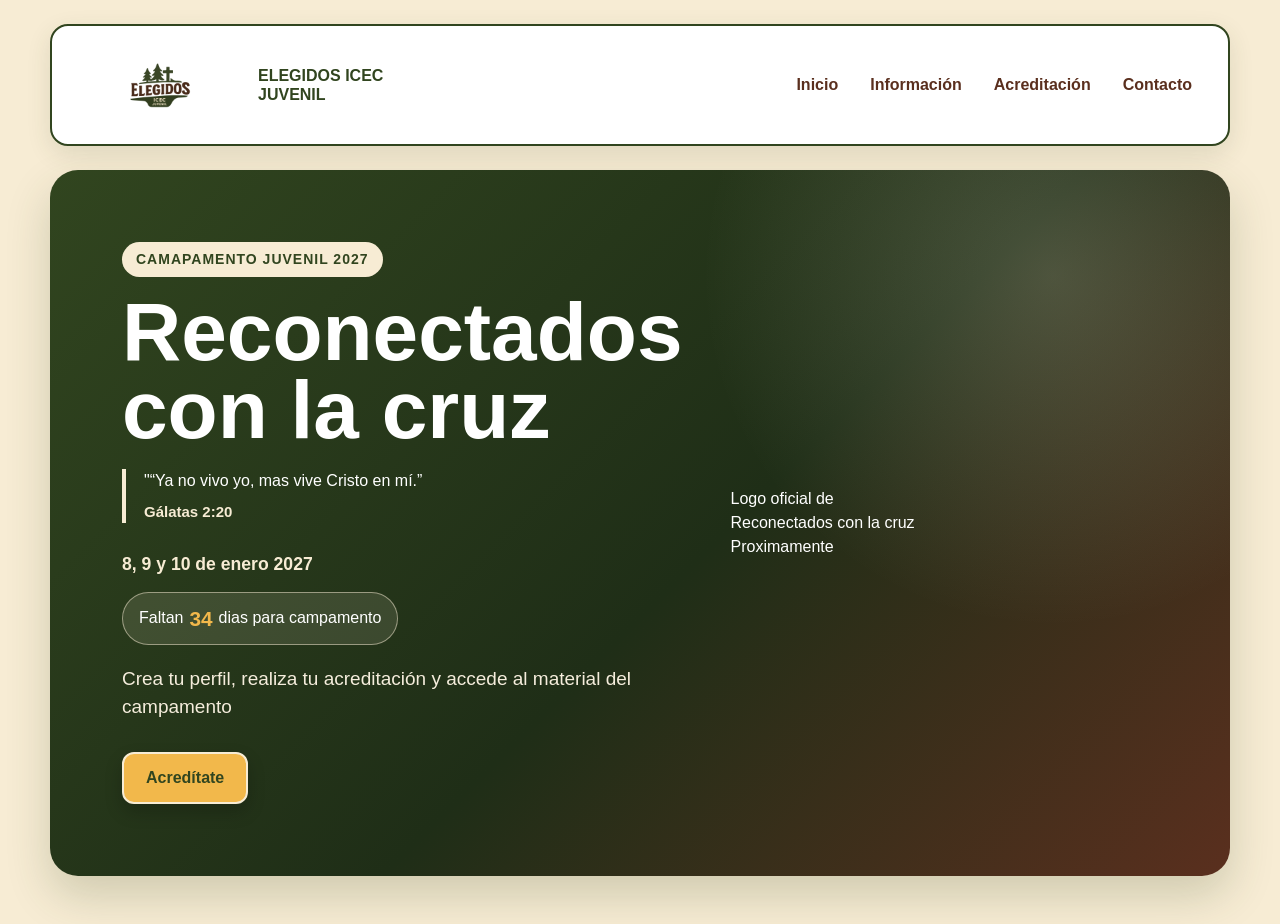
<file: index.html>
<!DOCTYPE html>
<html lang="es">

<head>
    <!--Configuración general de la página-->
    <meta charset="UTF-8">
    <meta name="viewport" content="width=device-width, initial-scale=1.0">
    <title>Reconectados con la cruz | Elegidos ICEC Juvenil</title>

    <!--Archivo de estilos-->
    <link rel="stylesheet" href="style.css">
</head>
<body>
    <!-- Encabezado y menú principal -->
     <header class="encabezado">
        <a href="#inicio" class="marca">
            <img src="Logos/logo-elegidos.png" alt="Logo Elegidos ICEC Juvenil">
            <span>Elegidos ICEC Juvenil</span>
        </a>

        <nav class="menu-principal" aria-label="Navegación principal">
            <a href="index.html">Inicio</a>
            <a href="#informacion">Información</a>
            <a href="acreditacion.html">Acreditación</a>
            <a href="#contacto">Contacto</a>
        </nav>

     </header>

     <!--Contenido principal del sitio-->
     <main>

        <!--Portada del campamento actual-->
        <section id="Inicio" class="portada">

            <!--Informacion principal del evento-->
            <div class="portada-texto">
                <p class="etiqueta">Camapamento Juvenil 2027</p>

                <h1>Reconectados con la cruz</h1>

                <!--Frase bíblica central del campamento-->
                <blockquote class="versiculo">
                    <p>"“Ya no vivo yo, mas vive Cristo en mí.”</p>
                    <cite>Gálatas 2:20</cite>
                </blockquote>

                <p class="fecha-campamento">
                    8, 9 y 10 de enero 2027
                </p>

                <!--Contador para el inicio del campamento -->
                <p class="contador-campamento" aria-live="polite">
                    Faltan
                    <strong id="dias-restantes">...</strong>
                    dias para campamento
                </p>

                <p class="descripcion">
                    Crea tu perfil, realiza tu acreditación y accede al material del campamento
                </p>

                <!--Botones principal de acreditación-->
                <div class="acciones-portada">
                    <a href="acreditacion.html" class="boton boton-secundario">
                        Acredítate
                    </a>
                </div>
            </div>

            <!--Espacio temporal para el logo oficial del evento-->
            <div class="portada-logo logo-pendiente">
                <p>Logo oficial de<br>Reconectados con la cruz</p>
                <span>Proximamente</span>
            </div>
        </section>
     </main>

     <!--Contador del campamento-->
     <script src="inicio.js"></script>
    
</body>
</html>
</file>
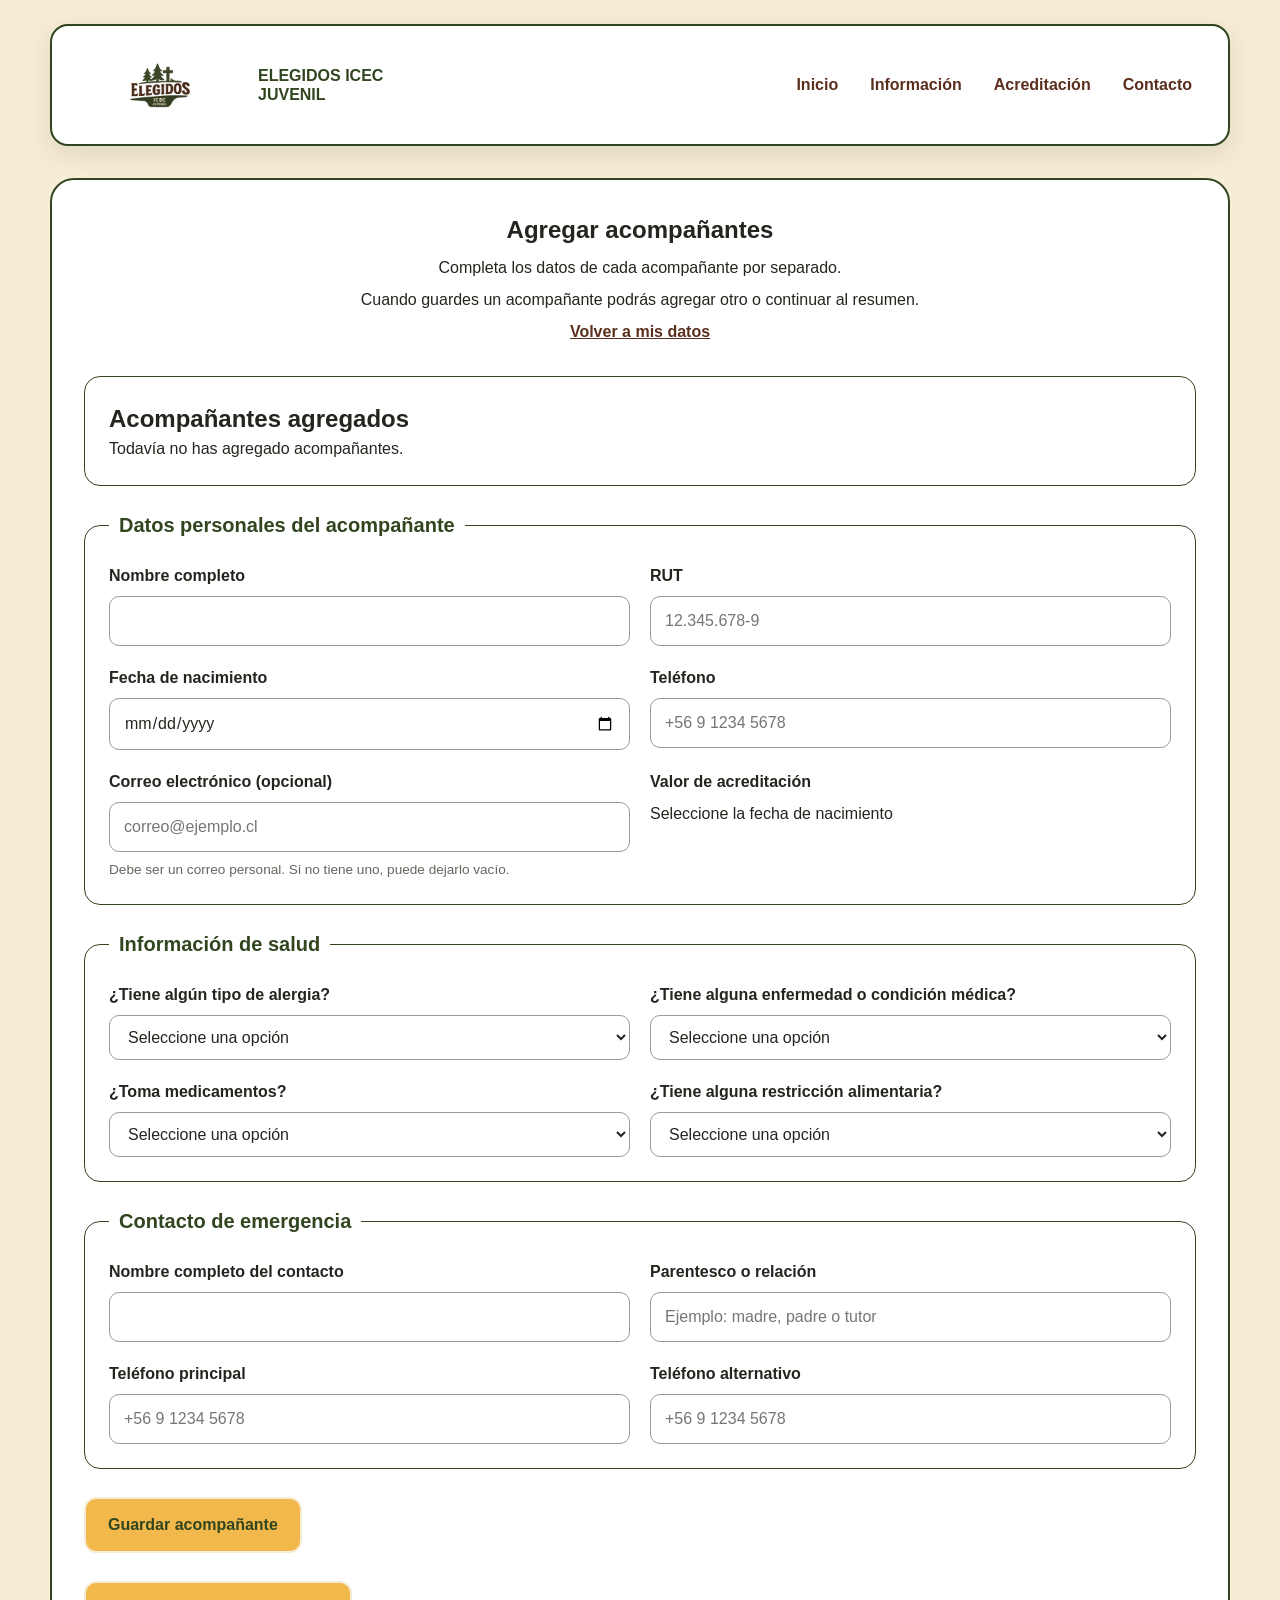
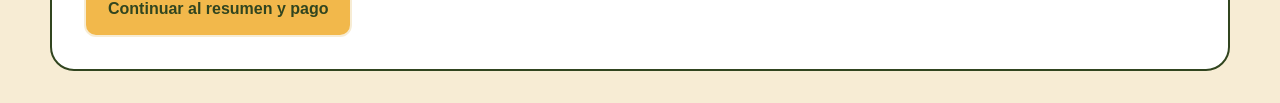
<file: acompanantes.html>
<!DOCTYPE html>
<html lang="es">

<head>
    <meta charset="UTF-8">

    <meta
        name="viewport"
        content="width=device-width, initial-scale=1.0">

    <title>Acompañantes | Elegidos ICEC Juvenil</title>

    <!-- Archivo de estilos -->
    <link rel="stylesheet" href="style.css">
</head>

<body>

    <!-- Encabezado y menú principal -->
    <header class="encabezado">

        <a href="index.html" class="marca">
            <img
                src="Logos/logo-elegidos.png"
                alt="Logo Elegidos ICEC Juvenil">

            <span>Elegidos ICEC Juvenil</span>
        </a>

        <nav
            class="menu-principal"
            aria-label="Navegación principal">

            <a href="index.html">
                Inicio
            </a>

            <a href="informacion.html#informacion">
                Información
            </a>

            <a
                href="acreditacion.html"
                aria-current="page">

                Acreditación
            </a>

            <a href="contacto.html#contacto">
                Contacto
            </a>

        </nav>

    </header>

    <!-- Contenido principal de acompañantes -->
    <main class="contenido-acreditacion">

        <section class="acreditacion">

            <!-- Presentación de la página -->
            <div class="cabecera-formulario">

                <h1>Agregar acompañantes</h1>

                <p>
                    Completa los datos de cada acompañante
                    por separado.
                </p>

                <p>
                    Cuando guardes un acompañante podrás
                    agregar otro o continuar al resumen.
                </p>

                <a href="acreditacion.html">
                    Volver a mis datos
                </a>

            </div>

            <!-- Acompañantes guardados -->
            <section
                class="grupo-formulario"
                aria-labelledby="titulo-acompanantes-guardados">

                <h2 id="titulo-acompanantes-guardados">
                    Acompañantes agregados
                </h2>

                <div id="lista-acompanantes-guardados">

                    <p id="mensaje-sin-acompanantes">
                        Todavía no has agregado acompañantes.
                    </p>

                </div>

            </section>

            <!-- Formulario para ingresar un acompañante -->
            <form
                id="formulario-acompanante"
                class="formulario-acreditacion">

                <!-- Datos personales del acompañante -->
                <fieldset class="grupo-formulario">

                    <legend>
                        Datos personales del acompañante
                    </legend>

                    <div class="campos-grid">

                        <div class="campo">

                            <label for="nombre-acompanante">
                                Nombre completo
                            </label>

                            <input
                                type="text"
                                id="nombre-acompanante"
                                name="nombre"
                                autocomplete="name"
                                required>

                        </div>

                        <div class="campo">

                            <label for="rut-acompanante">
                                RUT
                            </label>

                            <input
                                type="text"
                                id="rut-acompanante"
                                name="rut"
                                class="rut-acompanante"
                                placeholder="12.345.678-9"
                                required>

                        </div>

                        <div class="campo">

                            <label for="fecha-acompanante">
                                Fecha de nacimiento
                            </label>

                            <input
                                type="date"
                                id="fecha-acompanante"
                                name="fechaNacimiento"
                                class="fecha-acompanante"
                                max="2027-01-08"
                                autocomplete="bday"
                                required>

                        </div>

                        <div class="campo">

                            <label for="telefono-acompanante">
                                Teléfono
                            </label>

                            <input
                                type="tel"
                                id="telefono-acompanante"
                                name="telefono"
                                autocomplete="tel"
                                placeholder="+56 9 1234 5678"
                                required>

                        </div>

                        <div class="campo">

                            <label for="correo-acompanante">
                                Correo electrónico (opcional)
                            </label>

                            <input
                                type="email"
                                id="correo-acompanante"
                                name="correo"
                                class="correo-acompanante"
                                autocomplete="email"
                                placeholder="correo@ejemplo.cl">

                            <small>
                                Debe ser un correo personal.
                                Si no tiene uno, puede dejarlo vacío.
                            </small>

                        </div>

                        <div class="campo campo-valor-acreditacion">

                            <label for="valor-acompanante">
                                Valor de acreditación
                            </label>

                            <output id="valor-acompanante">
                                Seleccione la fecha de nacimiento
                            </output>

                        </div>

                    </div>

                </fieldset>

                <!-- Información de salud del acompañante -->
                <fieldset class="grupo-formulario">

                    <legend>Información de salud</legend>

                    <div class="campos-grid">

                        <div class="campo">

                            <label for="tiene-alergias-acompanante">
                                ¿Tiene algún tipo de alergia?
                            </label>

                            <select
                                id="tiene-alergias-acompanante"
                                name="tieneAlergias"
                                class="pregunta-salud-acompanante"
                                data-campo="campo-detalle-alergias-acompanante"
                                data-entrada="detalle-alergias-acompanante"
                                required>

                                <option value="">
                                    Seleccione una opción
                                </option>

                                <option value="no">No</option>
                                <option value="si">Sí</option>

                            </select>

                        </div>

                        <div
                            class="campo"
                            id="campo-detalle-alergias-acompanante"
                            hidden>

                            <label for="detalle-alergias-acompanante">
                                Escriba sus alergias
                            </label>

                            <input
                                type="text"
                                id="detalle-alergias-acompanante"
                                name="detalleAlergias"
                                placeholder="Ejemplo: penicilina o frutos secos">

                        </div>

                        <div class="campo">

                            <label for="tiene-enfermedad-acompanante">
                                ¿Tiene alguna enfermedad o condición médica?
                            </label>

                            <select
                                id="tiene-enfermedad-acompanante"
                                name="tieneEnfermedad"
                                class="pregunta-salud-acompanante"
                                data-campo="campo-detalle-enfermedad-acompanante"
                                data-entrada="detalle-enfermedad-acompanante"
                                required>

                                <option value="">
                                    Seleccione una opción
                                </option>

                                <option value="no">No</option>
                                <option value="si">Sí</option>

                            </select>

                        </div>

                        <div
                            class="campo"
                            id="campo-detalle-enfermedad-acompanante"
                            hidden>

                            <label for="detalle-enfermedad-acompanante">
                                Indique cuál
                            </label>

                            <input
                                type="text"
                                id="detalle-enfermedad-acompanante"
                                name="detalleEnfermedad"
                                placeholder="Describa la condición médica">

                        </div>

                        <div class="campo">

                            <label for="toma-medicamentos-acompanante">
                                ¿Toma medicamentos?
                            </label>

                            <select
                                id="toma-medicamentos-acompanante"
                                name="tomaMedicamentos"
                                class="pregunta-salud-acompanante"
                                data-campo="campo-detalle-medicamentos-acompanante"
                                data-entrada="detalle-medicamentos-acompanante"
                                required>

                                <option value="">
                                    Seleccione una opción
                                </option>

                                <option value="no">No</option>
                                <option value="si">Sí</option>

                            </select>

                        </div>

                        <div
                            class="campo"
                            id="campo-detalle-medicamentos-acompanante"
                            hidden>

                            <label for="detalle-medicamentos-acompanante">
                                Medicamento, dosis y horario
                            </label>

                            <input
                                type="text"
                                id="detalle-medicamentos-acompanante"
                                name="detalleMedicamentos"
                                placeholder="Nombre, dosis y horario">

                        </div>

                        <div class="campo">

                            <label for="restriccion-alimentaria-acompanante">
                                ¿Tiene alguna restricción alimentaria?
                            </label>

                            <select
                                id="restriccion-alimentaria-acompanante"
                                name="restriccionAlimentaria"
                                class="pregunta-salud-acompanante"
                                data-campo="campo-detalle-alimentacion-acompanante"
                                data-entrada="detalle-alimentacion-acompanante"
                                required>

                                <option value="">
                                    Seleccione una opción
                                </option>

                                <option value="no">No</option>
                                <option value="si">Sí</option>

                            </select>

                        </div>

                        <div
                            class="campo"
                            id="campo-detalle-alimentacion-acompanante"
                            hidden>

                            <label for="detalle-alimentacion-acompanante">
                                Indique cuál
                            </label>

                            <input
                                type="text"
                                id="detalle-alimentacion-acompanante"
                                name="detalleAlimentacion"
                                placeholder="Ejemplo: sin gluten o sin lactosa">

                        </div>

                    </div>

                </fieldset>

                <!-- Contacto de emergencia del acompañante -->
                <fieldset class="grupo-formulario">

                    <legend>Contacto de emergencia</legend>

                    <div class="campos-grid">

                        <div class="campo">

                            <label for="nombre-emergencia-acompanante">
                                Nombre completo del contacto
                            </label>

                            <input
                                type="text"
                                id="nombre-emergencia-acompanante"
                                name="nombreEmergencia"
                                required>

                        </div>

                        <div class="campo">

                            <label for="relacion-emergencia-acompanante">
                                Parentesco o relación
                            </label>

                            <input
                                type="text"
                                id="relacion-emergencia-acompanante"
                                name="relacionEmergencia"
                                placeholder="Ejemplo: madre, padre o tutor"
                                required>

                        </div>

                        <div class="campo">

                            <label for="telefono-emergencia-acompanante">
                                Teléfono principal
                            </label>

                            <input
                                type="tel"
                                id="telefono-emergencia-acompanante"
                                name="telefonoEmergencia"
                                placeholder="+56 9 1234 5678"
                                required>

                        </div>

                        <div class="campo">

                            <label for="telefono-alternativo-acompanante">
                                Teléfono alternativo
                            </label>

                            <input
                                type="tel"
                                id="telefono-alternativo-acompanante"
                                name="telefonoAlternativo"
                                placeholder="+56 9 1234 5678">

                        </div>

                    </div>

                </fieldset>

                <!-- Botón para guardar el acompañante ingresado -->
                <div class="confirmacion-formulario">

                    <button
                        type="submit"
                        id="guardar-acompanante"
                        class="boton boton-guardar">

                        Guardar acompañante
                    </button>

                </div>

            </form>

            <!-- Navegación hacia el resumen y pago -->
            <div class="confirmacion-formulario">

                <button
                    type="button"
                    id="continuar-resumen"
                    class="boton boton-guardar">

                    Continuar al resumen y pago
                </button>

            </div>

        </section>

    </main>

    <!-- Funciones de la página de acompañantes -->
    <script src="acompanantes.js"></script>

</body>

</html>
</file>
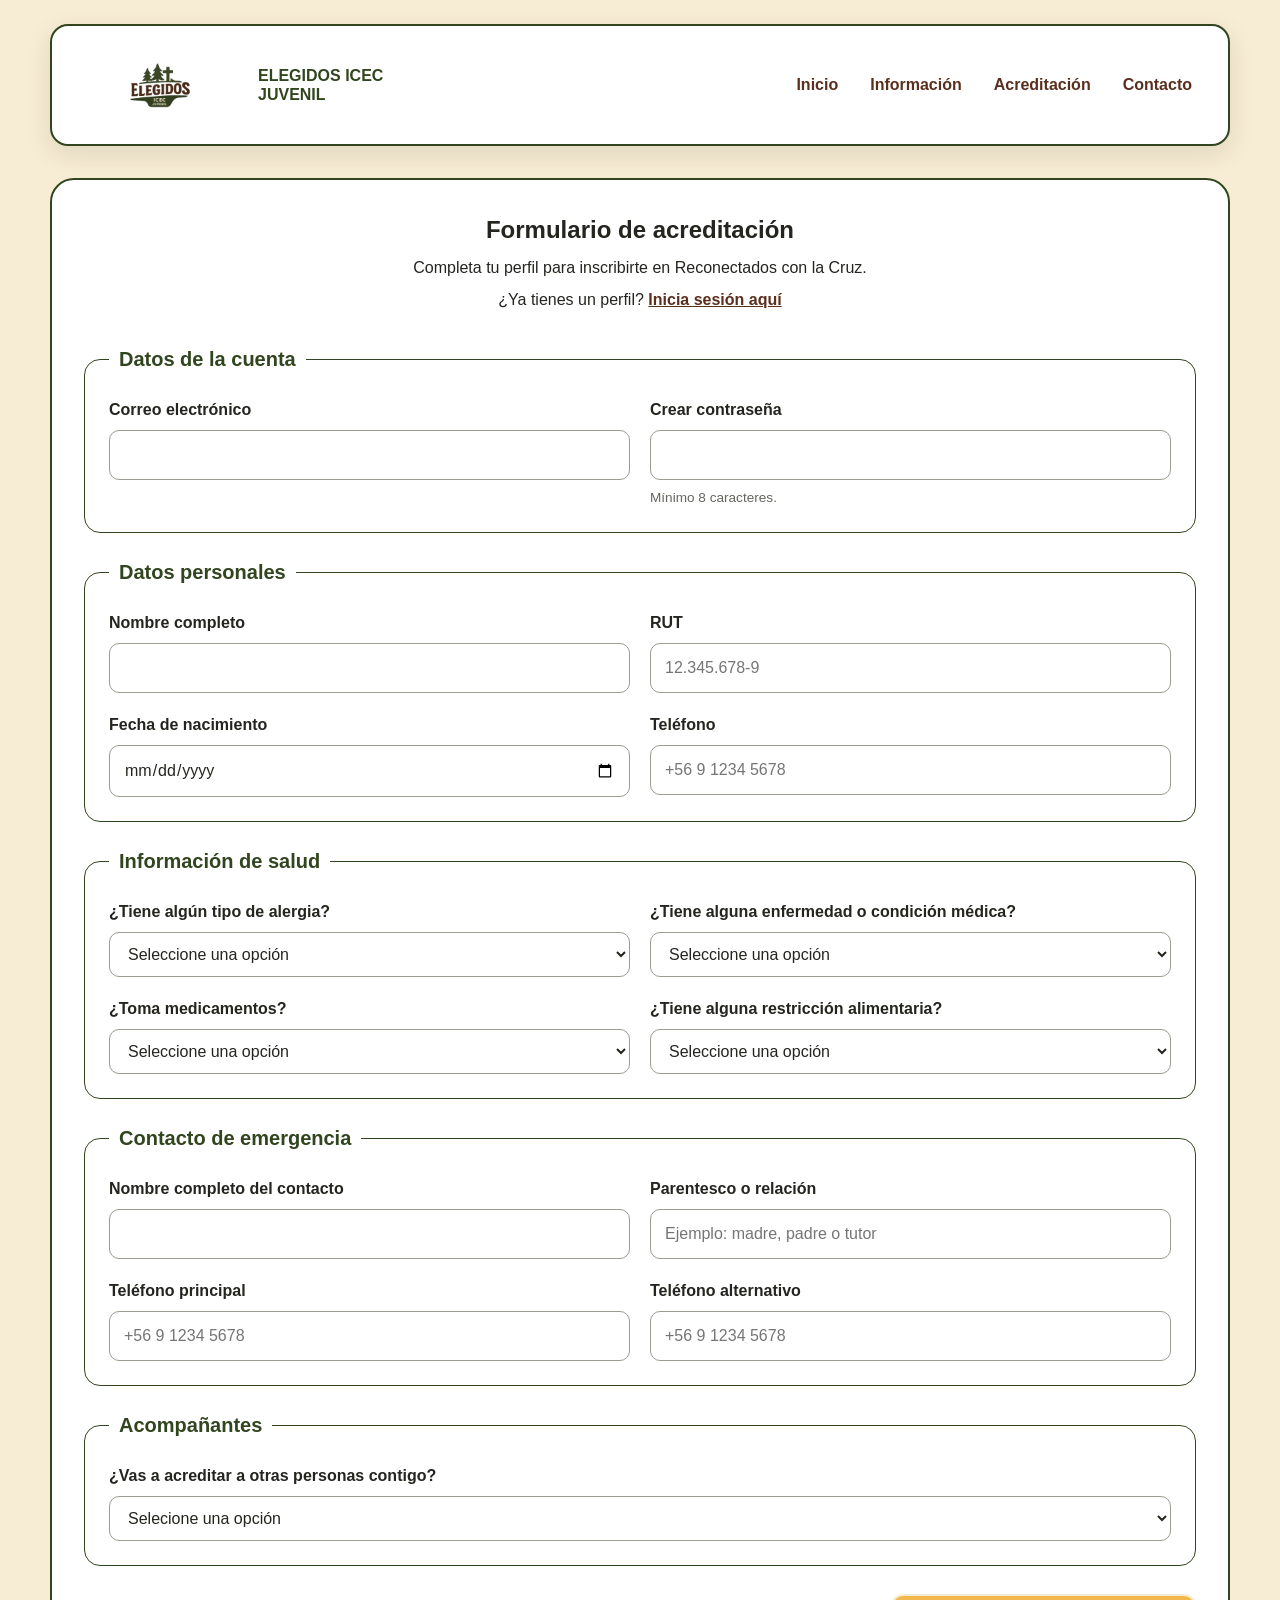
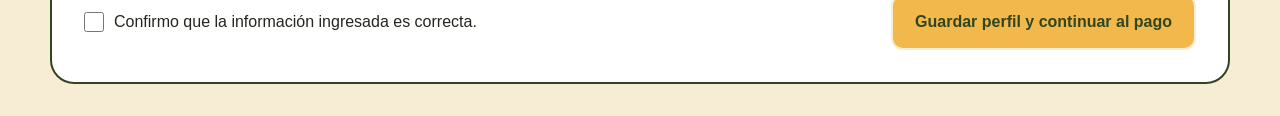
<file: acreditacion.html>
<!DOCTYPE html>
<html lang="es">

<head>
    <!-- Configuración general de la página -->
    <meta charset="UTF-8">
    <meta
        name="viewport"
        content="width=device-width, initial-scale=1.0">

    <title>Acreditación | Elegidos ICEC Juvenil</title>

    <!-- Archivo de estilos -->
    <link rel="stylesheet" href="style.css">
</head>

<body>

    <!-- Encabezado y menú principal -->
    <header class="encabezado">

        <a href="index.html" class="marca">
            <img
                src="Logos/logo-elegidos.png"
                alt="Logo Elegidos ICEC Juvenil">

            <span>Elegidos ICEC Juvenil</span>
        </a>

        <nav
            class="menu-principal"
            aria-label="Navegación principal">

            <a href="index.html">Inicio</a>
            <a href="informacion.html#informacion">Información</a>

            <a
                href="acreditacion.html"
                aria-current="page">
                Acreditación
            </a>

            <a href="contacto.html#contacto">Contacto</a>
        </nav>

    </header>

    <!-- Contenido principal de acreditación -->
    <main class="contenido-acreditacion">

        <section id="acreditacion" class="acreditacion">

            <!-- Presentación del formulario -->
            <div class="cabecera-formulario">

                <h1>Formulario de acreditación</h1>

                <p>
                    Completa tu perfil para inscribirte en
                    Reconectados con la Cruz.
                </p>

                <p>
                    ¿Ya tienes un perfil?
                    <a href="#inicio-sesion">Inicia sesión aquí</a>
                </p>

            </div>

            <!-- Formulario para crear el perfil -->
            <form
                id="formulario-acreditacion"
                class="formulario-acreditacion">

                <!-- Datos para futuros ingresos -->
                <fieldset class="grupo-formulario">

                    <legend>Datos de la cuenta</legend>

                    <div class="campos-grid">
                        <div class="campo">
                            <label for="correo">
                                Correo electrónico
                            </label>

                            <input
                                type="email"
                                id="correo"
                                name="correo"
                                autocomplete="email"
                                required>
                        </div>

                        <div class="campo">
                            <label for="contrasena">
                                Crear contraseña
                            </label>

                            <input
                                type="password"
                                id="contrasena"
                                name="contrasena"
                                minlength="8"
                                autocomplete="new-password"
                                required>

                            <small>Mínimo 8 caracteres.</small>
                        </div>

                    </div>

                </fieldset>

                <!-- Datos personales del participante -->
                <fieldset class="grupo-formulario">

                    <legend>Datos personales</legend>

                    <div class="campos-grid">

                        <div class="campo">
                            <label for="nombre-completo">
                                Nombre completo
                            </label>

                            <input
                                type="text"
                                id="nombre-completo"
                                name="nombreCompleto"
                                autocomplete="name"
                                required>
                        </div>

                        <div class="campo">
                            <label for="rut">RUT</label>

                            <input
                                type="text"
                                id="rut"
                                name="rut"
                                placeholder="12.345.678-9"
                                required>
                        </div>

                        <div class="campo">
                            <label for="fecha-nacimiento">
                                Fecha de nacimiento
                            </label>

                            <input
                                type="date"
                                id="fecha-nacimiento"
                                name="fechaNacimiento"
                                autocomplete="bday"
                                required>
                        </div>

                        <div class="campo">
                            <label for="telefono">Teléfono</label>

                            <input
                                type="tel"
                                id="telefono"
                                name="telefono"
                                autocomplete="tel"
                                placeholder="+56 9 1234 5678"
                                required>
                        </div>

                    </div>

                </fieldset>

                <!-- Información de salud -->
                <fieldset class="grupo-formulario">

                    <legend>Información de salud</legend>

                    <div class="campos-grid">

                        <div class="campo">
                            <label for="tiene-alergias">
                                ¿Tiene algún tipo de alergia?
                            </label>

                            <select
                                id="tiene-alergias"
                                name="tieneAlergias"
                                required>

                                <option value="">
                                    Seleccione una opción
                                </option>

                                <option value="no">No</option>
                                <option value="si">Sí</option>
                            </select>
                        </div>

                        <div
                            class="campo"
                            id="campo-detalle-alergias"
                            hidden>

                            <label for="detalle-alergias">
                                Escriba sus alergias
                            </label>

                            <input
                                type="text"
                                id="detalle-alergias"
                                name="detalleAlergias"
                                placeholder="Ejemplo: penicilina o frutos secos">
                        </div>

                        <div class="campo">
                            <label for="tiene-enfermedad">
                                ¿Tiene alguna enfermedad o condición médica?
                            </label>

                            <select
                                id="tiene-enfermedad"
                                name="tieneEnfermedad"
                                required>

                                <option value="">
                                    Seleccione una opción
                                </option>

                                <option value="no">No</option>
                                <option value="si">Sí</option>
                            </select>
                        </div>

                        <div
                            class="campo"
                            id="campo-detalle-enfermedad"
                            hidden>

                            <label for="detalle-enfermedad">
                                Indique cuál
                            </label>

                            <input
                                type="text"
                                id="detalle-enfermedad"
                                name="detalleEnfermedad"
                                placeholder="Describa la condición médica">
                        </div>

                        <div class="campo">
                            <label for="toma-medicamentos">
                                ¿Toma medicamentos?
                            </label>

                            <select
                                id="toma-medicamentos"
                                name="tomaMedicamentos"
                                required>

                                <option value="">
                                    Seleccione una opción
                                </option>

                                <option value="no">No</option>
                                <option value="si">Sí</option>
                            </select>
                        </div>

                        <div
                            class="campo"
                            id="campo-detalle-medicamentos"
                            hidden>

                            <label for="detalle-medicamentos">
                                Medicamento, dosis y horario
                            </label>

                            <input
                                type="text"
                                id="detalle-medicamentos"
                                name="detalleMedicamentos"
                                placeholder="Nombre, dosis y horario">
                        </div>

                        <div class="campo">
                            <label for="restriccion-alimentaria">
                                ¿Tiene alguna restricción alimentaria?
                            </label>

                            <select
                                id="restriccion-alimentaria"
                                name="restriccionAlimentaria"
                                required>

                                <option value="">
                                    Seleccione una opción
                                </option>

                                <option value="no">No</option>
                                <option value="si">Sí</option>
                            </select>
                        </div>

                        <div
                            class="campo"
                            id="campo-detalle-alimentacion"
                            hidden>

                            <label for="detalle-alimentacion">
                                Indique cuál
                            </label>

                            <input
                                type="text"
                                id="detalle-alimentacion"
                                name="detalleAlimentacion"
                                placeholder="Ejemplo: sin gluten o sin lactosa">
                        </div>

                    </div>

                </fieldset>

                <!-- Persona a contactar en una emergencia -->
                <fieldset class="grupo-formulario">

                    <legend>Contacto de emergencia</legend>

                    <div class="campos-grid">

                        <div class="campo">
                            <label for="nombre-emergencia">
                                Nombre completo del contacto
                            </label>

                            <input
                                type="text"
                                id="nombre-emergencia"
                                name="nombreEmergencia"
                                required>
                        </div>

                        <div class="campo">
                            <label for="parentesco">
                                Parentesco o relación
                            </label>

                            <input
                                type="text"
                                id="parentesco"
                                name="parentesco"
                                placeholder="Ejemplo: madre, padre o tutor"
                                required>
                        </div>

                        <div class="campo">
                            <label for="telefono-emergencia">
                                Teléfono principal
                            </label>

                            <input
                                type="tel"
                                id="telefono-emergencia"
                                name="telefonoEmergencia"
                                placeholder="+56 9 1234 5678"
                                required>
                        </div>

                        <div class="campo">
                            <label for="telefono-alternativo">
                                Teléfono alternativo
                            </label>

                            <input
                                type="tel"
                                id="telefono-alternativo"
                                name="telefonoAlternativo"
                                placeholder="+56 9 1234 5678">
                        </div>

                    </div>

                </fieldset>

                <!--Opción para acreditar a otras personas-->
                <fieldset class="grupo-formulario">

                    <legend>Acompañantes</legend>

                    <div class="campo">
                        <label for="tiene-acompanantes">
                            ¿Vas a acreditar a otras personas contigo?
                        </label>

                        <select
                            id="tiene-acompanantes"
                            name="tieneAcompanantes"
                            required>

                            <option value="">Selecione una opción</option>
                            <option value="no"> 
                                No, solo me acreditaré yo
                            </option>
                            <option value="si">
                                Si, agregaré acompañantes
                            </option>
                        
                        </select>
                    </div>

                    <div id ="seccion-acompanantes" hidden>
                        <p>
                            Agrega los datos de cada persona que se acredita contigo
                        </p>

                        <button
                            type="button"
                            id="agregar-acompanante"
                            class="boton boton-agregar">

                            Agregar acompañante
                        </button>

                        <div id="lista-acompanantes"></div>

                        <!--Modelo para crear cada acompañante-->

                        <template id="plantilla-acompanante">
                            <article class="tarjeta-acompanante">
                                <div class="encabezado-acomapanante">

                                    <h3>
                                        Acompañante_Numero_
                                    </h3>

                                    <button
                                        type="button"
                                        class="boton-eliminar-acompanante">

                                        Eliminar acompañante
                                    </button>
                                </div>

                                <!--Datos personales del acompañante -->
                                <fieldset class="subgrupo-acompanante">

                                    <legend>Datos personales</legend>

                                    <div class="campos-grid">

                                        <div class="campo">
                                            <label for="nombre-acompanante-__NUMERO__">
                                                Nombre Completo
                                            </label>

                                            <input
                                                type="text"
                                                id="nombre-acompanante-__NUMERO__"
                                                name="acompanantes[__NUMERO__][nombre]"
                                                required>
                                        </div>
                                        
                                    </div>
                                </fieldset>
                            </article>
                        </template>
                    </div>

                </fieldset>

                <!-- Confirmación y envío -->
                <div class="confirmacion-formulario">

                    <label class="casilla-confirmacion">

                        <input
                            type="checkbox"
                            id="confirma-informacion"
                            name="confirmaInformacion"
                            required>

                        <span>
                            Confirmo que la información ingresada es correcta.
                        </span>

                    </label>

                    <button
                        type="submit"
                        class="boton boton-guardar">

                        Guardar perfil y continuar al pago
                    </button>

                </div>

            </form>

        </section>

    </main>

    <!--Funciones del formulario-->
    <script src="scrip.js"></script>

</body>

</html>
</file>
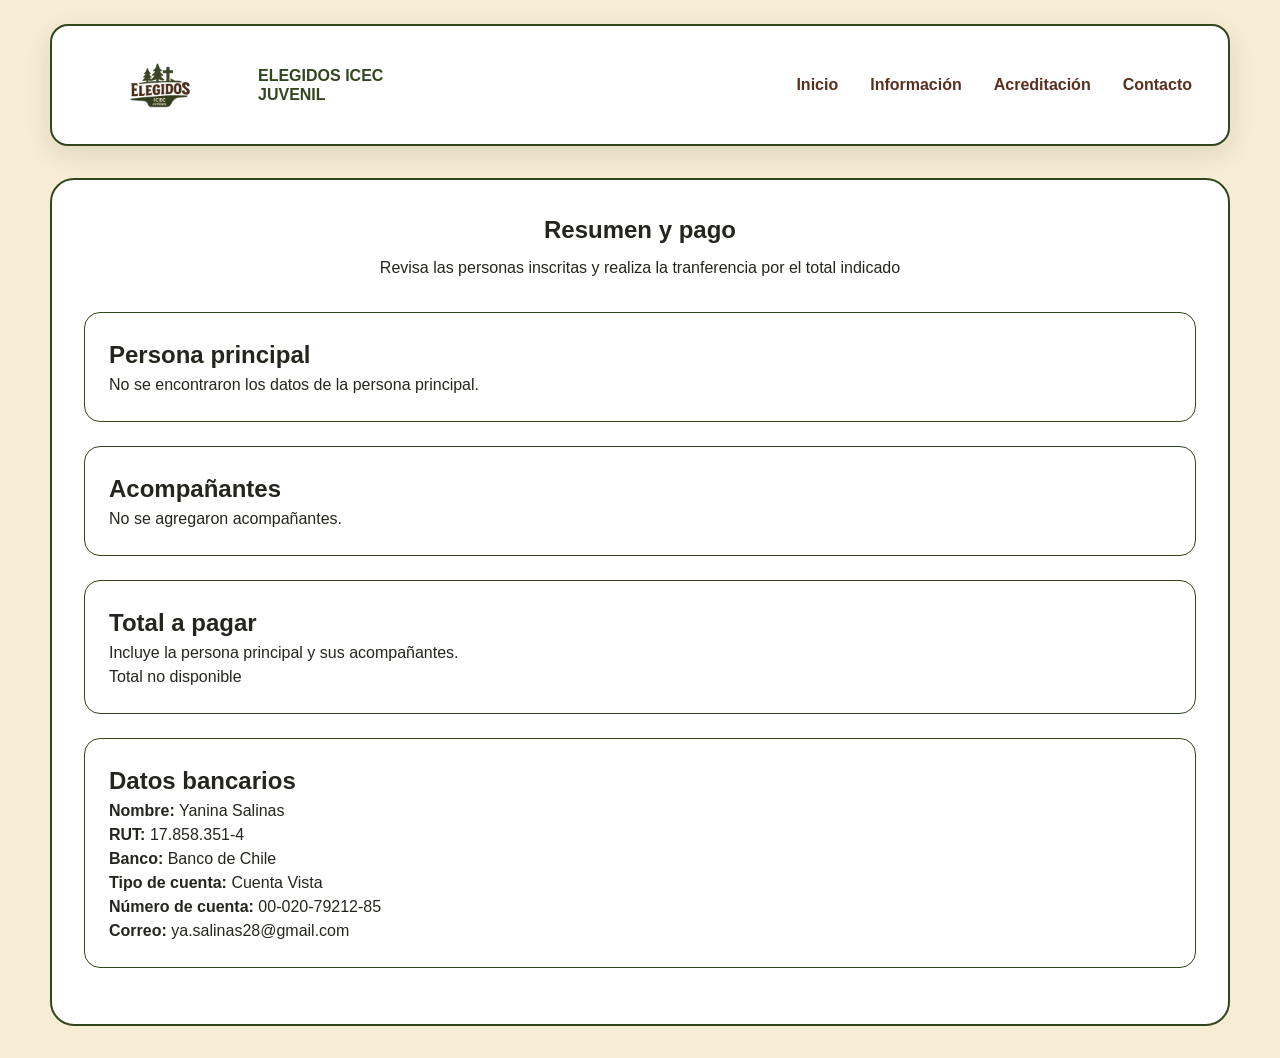
<file: pago.html>
<!DOCTYPE html>
<html lang="es">
<head>
    <meta charset="UTF-8">
    <meta name="viewport" content="width=device-width, initial-scale=1.0">
    <title> Resumen y pago | Elegidos ICEC Juvenil</title>
    <link rel="stylesheet" href="style.css">
</head>
<body>
    <!--Encabezado y menú principal -->
    <header class="encabezado">
        <a href="index.html" class="marca">
            <img src="Logos/logo-elegidos.png" alt="Logo Elegidos ICEC Juvenil">
        <span>Elegidos ICEC Juvenil</span>
        </a>

        <nav
        class="menu-principal"
        aria-label="Navegación principal">

        <a href="index.html"> Inicio</a>
        <a href="index.html#informacion">Información</a>

        <a 
            href="acreditacion.html"
            aria-current="page">
            Acreditación
            </a>

            <a href="index.html#contecto">Contacto</a>
        </nav>
    </header>

    <!--Contenido principal del pago-->
    <main class="contenido-acreditacion">
        <section class="acreditacion">

            <!--Presentación de la pagina -->
            <div class="cabecera-formulario">
                <h1>Resumen y pago</h1>

                <p>
                    Revisa las personas inscritas y realiza
                    la tranferencia por el total indicado
                </p>
            </div>

            <!--Resumen de la persona principal-->
            <section class="grupo-formulario">

                <h2>Persona principal</h2>

                <div id="resumen-personal-principal">
                    <p>Cargando Información...</p>
                </div>
            </section>
            
            <!--Resumen de los acompañantes-->
            <section class="grupo-formulario">

                <h2>Acompañantes</h2>

                <div id="resumen-acompanantes">
                     <p>No se agregaron acompañantes</p>
                </div>
            </section>

            <!--Total de la inscripción-->
            <section class="grupo-formulario resumen-total">

                <div>
                    <h2>Total a pagar</h2>

                    <p>
                        Incluye la persona principal y sus acompañantes.
                    </p>
                </div>

                <p
                    id="total-acreditacion"
                    class="total-acreditacion">

                    $0
                </p>
                
            </section>
        

        <!--Datos para realizar la transferencia-->
        <section class="grupo-formulario">

            <h2>Datos bancarios</h2>

            <div class="datos-bancarios">
                <p>
                    <strong>Nombre:</strong>
                    Yanina Salinas
                </p>

                <p>
                    <strong>RUT:</strong>
                    17.858.351-4
                </p>

                <p>
                    <strong>Banco:</strong>
                    Banco de Chile
                </p>

                <p>
                    <strong>Tipo de cuenta:</strong>
                    Cuenta Vista
                </p>

                <p>
                    <strong>Número de cuenta:</strong>
                    00-020-79212-85
                </p>

                <p>
                    <strong>Correo:</strong>
                    ya.salinas28@gmail.com
                </p>
            </div>
        </section>

        <!-- Formulario para enviar el comprobante-->
         <form 
            id="formulario-comprobante"
            class="formulario-acreditacion">

            <fieldset class="grupo-formulario">

                <legend>Comprobante de transferencia</legend>
            
            <div class="campos-grid">
                <div class="campo">
                    <label for="titular-tranferencia">
                        Nombre del titular que realizó la transferencia
                    </label>

                    <input 
                        type="text"
                        id="titular-tranferencia" 
                        name="titular-tranferencia"
                        required>
                </div>

                <div class="campo">
                    <label for="fecha-transferencia">
                        Fecha de la transferencia
                    </label>

                    <input 
                        type="date"
                        id="fecha-transferencia"
                        name="fechaTransferencia"
                        required>
                </div>

                <div class="campo">
                    <label for="comprobante-transferencia">
                        Comprobante
                    </label>

                    <input
                        type="file"
                        id="comprobante-transferencia"
                        name="comprobanteTransferencia"
                        accept=".jpg,.jpeg,.png,.pdf,image/jpeg,image/png,application/pdf"
                        required>

                        <small>
                            Formatos permitidos: JPG, PNG O PDF.
                            Tamaño máximo: 5 MG
                        </small>
                </div>
            </div>

            <label class="casilla-confirmacion">
                <input 
                    type="checkbox"
                    id="confirma-transferencia"
                    name="confirmarTransferencia"
                    required>

                <span>
                    Confirmo que el comprobante corresponde
                    al pago de la inscripción
                </span>

            </label>

            <div class="confirmacion-formulario">

                <a 
                    href="acreditacion.html"
                    id="volver-formulario"
                    class="boton boton-agregar">

                    Volver y corregir
                </a>

                <button
                    type="submit"
                    class="boton boton-guardar">

                    Enviar comprobante
                </button>
            </div>
        </fieldset>
        
    </form>

    <!--Estado de la revision del pago-->
        <section
        id="estado-pago"
        class="grupo-formulario"
        hidden>

        <h2>Estado del pago</h2>

        <p id="mensaje-estado-pago">

            Comprobante pediente de revisión.
        </p>
        
        </section>
    </section>

    
    </main>

    <script src="pago.js"></script>
</body>
</html>
</file>
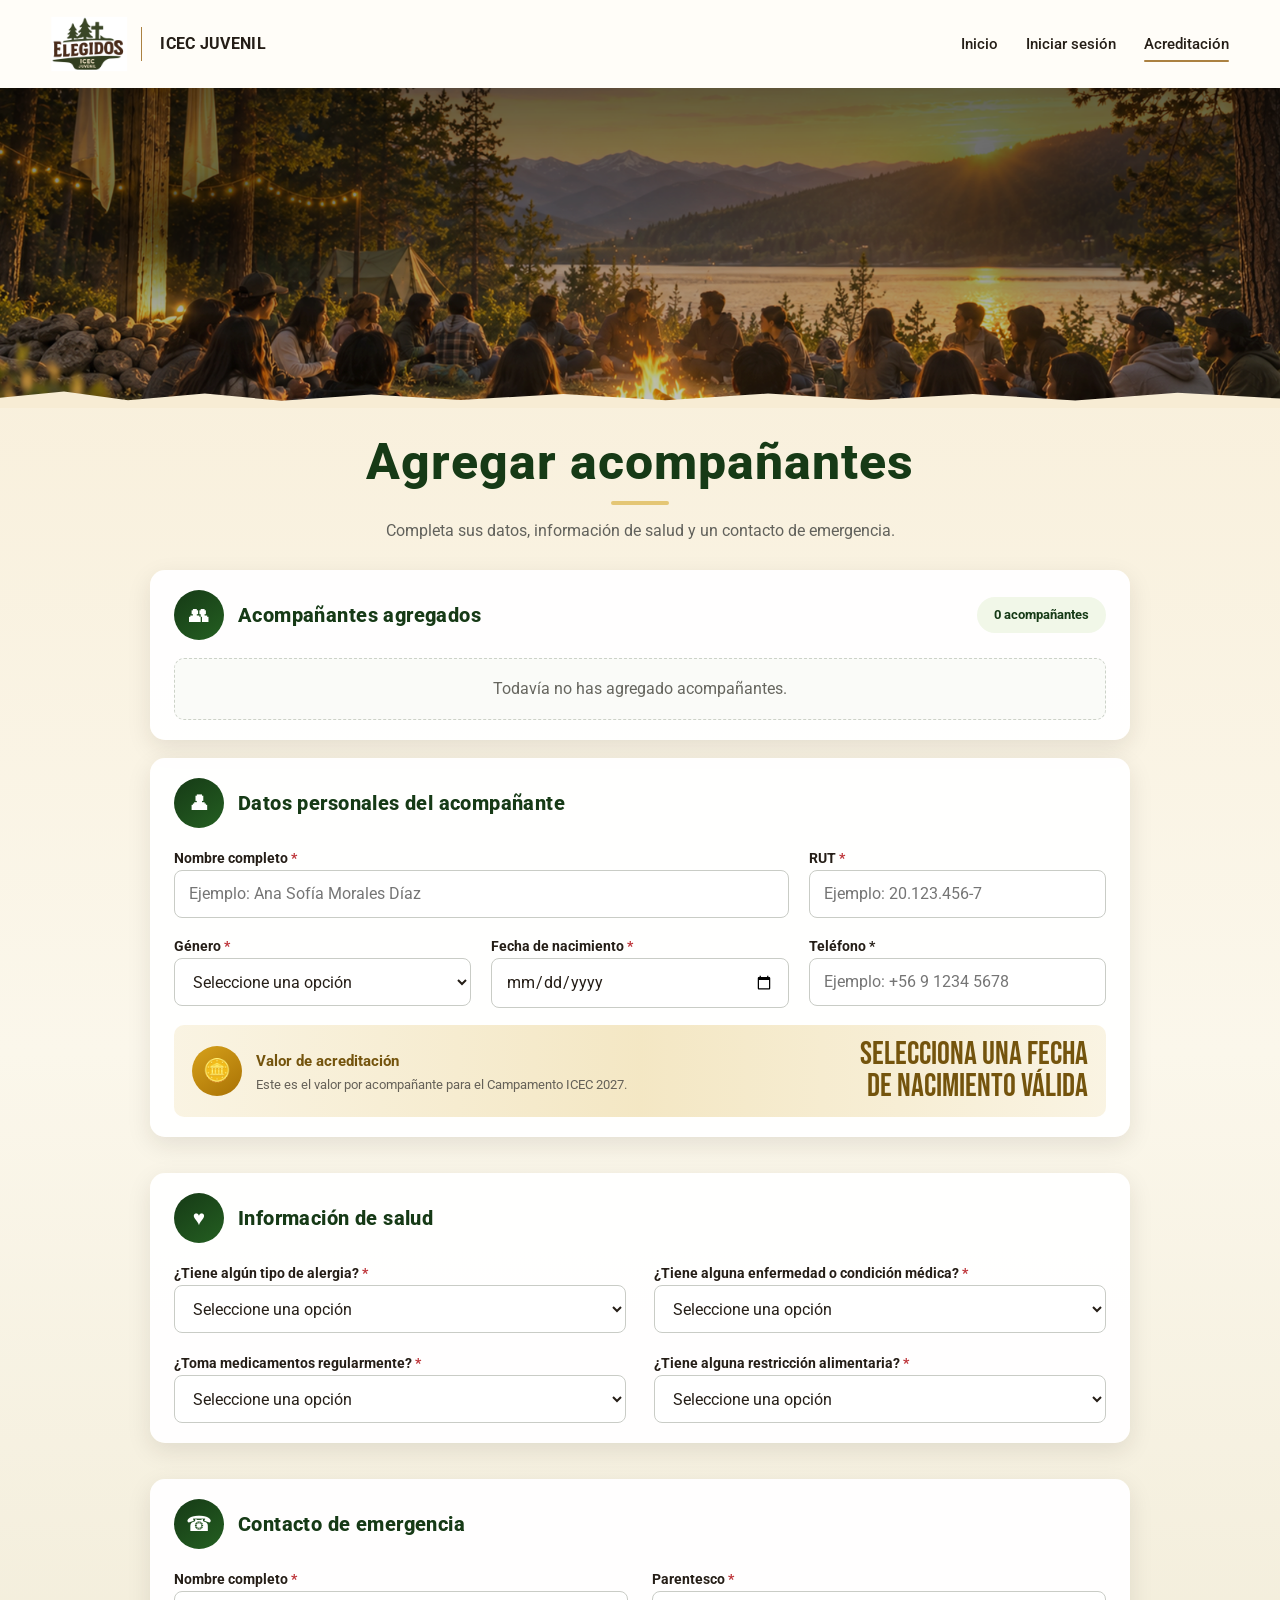
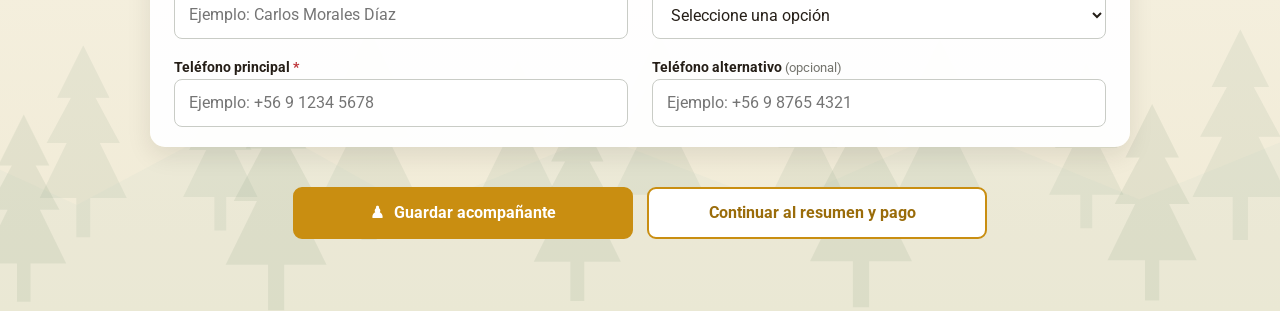
<file: Frontend/acompanantes.html>
<!DOCTYPE html>
<html lang="es">

<head>
    <!-- Configuración general de la página -->
    <meta charset="UTF-8">

    <meta
        name="viewport"
        content="width=device-width, initial-scale=1.0">

    <title>Acompañantes | Elegidos ICEC Juvenil</title>

    <!-- Archivo general de estilos -->
    <link rel="stylesheet" href="style.css">
</head>

<body class="pagina-acompanantes">

    <!-- ==================================================
         ENCABEZADO Y MENÚ PRINCIPAL
         ================================================== -->

    <header class="encabezado">

        <!-- Identidad de ICEC Juvenil -->
        <a href="index.html" class="marca">

            <img
                src="Logos/logo-elegidos.png"
                alt="Logo Elegidos ICEC Juvenil">

            <span>ICEC Juvenil</span>

        </a>

        <!-- Navegación principal -->
        <nav
            class="menu-principal"
            aria-label="Navegación principal">

            <a href="index.html">
                Inicio
            </a>

            <a href="login.html">
                Iniciar sesión
            </a>

            <a
                href="login.html"
                aria-current="page">
                Acreditación
            </a>

           
        </nav>

    </header>


    <!-- ==================================================
         IMAGEN DEL CAMPAMENTO
         ================================================== -->

    <section
        class="banner-acreditacion banner-acompanantes"
        aria-label="Campamento ICEC Juvenil">

        <!-- La imagen es decorativa porque el título aparece más abajo -->
        <img
            src="Logos/imagen.png"
            alt="">

    </section>


    <!-- ==================================================
         CONTENIDO PRINCIPAL
         ================================================== -->

    <main class="contenido-acompanantes">

        <!-- Presentación de la página -->
    <header class="cabecera-acompanantes">

            <h1>Agregar acompañantes</h1>

        

        <p>
            Completa sus datos, información de salud y un contacto
            de emergencia.
        </p>

    </header>


        <!-- ==================================================
             ACOMPAÑANTES AGREGADOS
             ================================================== -->

        <section
            class="tarjeta-acompanantes tarjeta-lista-acompanantes"
            aria-labelledby="titulo-acompanantes-guardados">

            <!-- Encabezado de la lista -->
            <div class="cabecera-tarjeta-acompanantes">

                <div
                    class="icono-tarjeta-acompanantes"
                    aria-hidden="true">
                    &#128101;&#65038;
                </div>

                <h2 id="titulo-acompanantes-guardados">
                    Acompañantes agregados
                </h2>

                <!-- El JavaScript actualizará esta cantidad -->
                <span
                    id="cantidad-acompanantes"
                    class="cantidad-acompanantes">
                    0 acompañantes
                </span>

            </div>

            <!-- Lista generada mediante JavaScript -->
            <div
                id="lista-acompanantes-guardados"
                class="lista-acompanantes-guardados">

                <p
                    id="mensaje-sin-acompanantes"
                    class="mensaje-sin-acompanantes">

                    Todavía no has agregado acompañantes.
                </p>

            </div>

        </section>


        <!-- ==================================================
             FORMULARIO DEL ACOMPAÑANTE
             ================================================== -->

        <form
            id="formulario-acompanante"
            class="formulario-acompanante">

            <!-- ==================================================
                 DATOS PERSONALES
                 ================================================== -->

            <fieldset
                class="tarjeta-acompanantes"
                aria-labelledby="titulo-datos-acompanante">

                <legend class="texto-oculto">
                    Datos personales del acompañante
                </legend>

                <!-- Encabezado de la tarjeta -->
                <div class="cabecera-tarjeta-acompanantes">

                    <div
                        class="icono-tarjeta-acompanantes"
                        aria-hidden="true">
                        &#128100;&#65038;
                    </div>

                    <h2 id="titulo-datos-acompanante">
                        Datos personales del acompañante
                    </h2>

                </div>

                <!-- Campos de identificación -->
                <div class="campos-grid-acompanante">

                    <div class="campo">

                        <label for="nombre-acompanante">
                            Nombre completo
                            <span class="obligatorio">*</span>
                        </label>

                        <input
                            type="text"
                            id="nombre-acompanante"
                            name="nombre"
                            autocomplete="name"
                            placeholder="Ejemplo: Ana Sofía Morales Díaz"
                            required>

                    </div>

                    <div class="campo">

                        <label for="rut-acompanante">
                            RUT
                            <span class="obligatorio">*</span>
                        </label>

                        <input
                            type="text"
                            id="rut-acompanante"
                            name="rut"
                            class="rut-acompanante"
                            placeholder="Ejemplo: 20.123.456-7"
                            required>

                    </div>

                    <!-- Género del acompañante -->
                        <div class="campo">

                            <label for="genero">
                                Género
                                <span class="obligatorio" >*</span>
                            </label>

                            <select
                                id="genero"
                                name="genero"
                                autocomplete="sex"
                                required>

                                <option value="">
                                    Seleccione una opción
                                </option>

                                <option value="femenino">
                                    Femenino
                                </option>

                                <option value="masculino">
                                    Masculino
                                </option>

                            </select>
                        </div>    

                    <div class="campo">

                        <label for="fecha-acompanante">
                            Fecha de nacimiento
                            <span class="obligatorio">*</span>
                        </label>

                        

                        <input
                            type="date"
                            id="fecha-acompanante"
                            name="fechaNacimiento"
                            class="fecha-acompanante"
                            max="2027-01-08"
                            autocomplete="bday"
                            required>

                    </div>

                    <div class="campo">

                        <label for="telefono-acompanante">
                            Teléfono
                            <span class="estado-telefono-acompanante">*</span>
                        </label>

                        <input
                            type="tel"
                            id="telefono-acompanante"
                            name="telefono"
                            autocomplete="tel"
                            placeholder="Ejemplo: +56 9 1234 5678"
                            required>

                    </div>

                   
                </div>

                <!-- Valor calculado según la edad -->
                <div class="resumen-valor-acompanante">

                    <div class="descripcion-valor-acompanante">

                        <div
                            class="icono-valor-acompanante"
                            aria-hidden="true">
                            🪙
                        </div>

                        <div>

                            <strong>Valor de acreditación</strong>

                            <p>
                                Este es el valor por acompañante para
                                el Campamento ICEC 2027.
                            </p>

                        </div>

                    </div>

                    <output
                        id="valor-acompanante"
                        class="valor-acompanante">

                        Seleccione la fecha de nacimiento
                    </output>

                </div>

            </fieldset>


            <!-- ==================================================
                 INFORMACIÓN DE SALUD
                 ================================================== -->

            <fieldset
                class="tarjeta-acompanantes"
                aria-labelledby="titulo-salud-acompanante">

                <legend class="texto-oculto">
                    Información de salud
                </legend>

                <!-- Encabezado de la tarjeta -->
                <div class="cabecera-tarjeta-acompanantes">

                    <div
                        class="icono-tarjeta-acompanantes"
                        aria-hidden="true">
                        ♥
                    </div>

                    <h2 id="titulo-salud-acompanante">
                        Información de salud
                    </h2>

                </div>

                <div class="campos-salud-acompanante">

                    <!-- Alergias -->
                    <div class="fila-salud-acompanante">

                        <div class="campo">

                            <label for="tiene-alergias-acompanante">
                                ¿Tiene algún tipo de alergia?
                                <span class="obligatorio">*</span>
                            </label>

                            <select
                                id="tiene-alergias-acompanante"
                                name="tieneAlergias"
                                class="pregunta-salud-acompanante"
                                data-campo="campo-detalle-alergias-acompanante"
                                data-entrada="detalle-alergias-acompanante"
                                required>

                                <option value="">
                                    Seleccione una opción
                                </option>

                                <option value="no">No</option>
                                <option value="si">Sí</option>

                            </select>

                        </div>

                        <div
                            class="campo campo-condicional-acompanante"
                            id="campo-detalle-alergias-acompanante"
                            hidden>

                            <label for="detalle-alergias-acompanante">
                                Escriba sus alergias
                            </label>

                            <input
                                type="text"
                                id="detalle-alergias-acompanante"
                                name="detalleAlergias"
                                placeholder="Ejemplo: penicilina o frutos secos">

                        </div>

                    </div>

                    <!-- Enfermedad o condición médica -->
                    <div class="fila-salud-acompanante">

                        <div class="campo">

                            <label for="tiene-enfermedad-acompanante">
                                ¿Tiene alguna enfermedad o condición médica?
                                <span class="obligatorio">*</span>
                            </label>

                            <select
                                id="tiene-enfermedad-acompanante"
                                name="tieneEnfermedad"
                                class="pregunta-salud-acompanante"
                                data-campo="campo-detalle-enfermedad-acompanante"
                                data-entrada="detalle-enfermedad-acompanante"
                                required>

                                <option value="">
                                    Seleccione una opción
                                </option>

                                <option value="no">No</option>
                                <option value="si">Sí</option>

                            </select>

                        </div>

                        <div
                            class="campo campo-condicional-acompanante"
                            id="campo-detalle-enfermedad-acompanante"
                            hidden>

                            <label for="detalle-enfermedad-acompanante">
                                Indique cuál
                            </label>

                            <input
                                type="text"
                                id="detalle-enfermedad-acompanante"
                                name="detalleEnfermedad"
                                placeholder="Describa la condición médica">

                        </div>

                    </div>

                    <!-- Medicamentos -->
                    <div class="fila-salud-acompanante">

                        <div class="campo">

                            <label for="toma-medicamentos-acompanante">
                                ¿Toma medicamentos regularmente?
                                <span class="obligatorio">*</span>
                            </label>

                            <select
                                id="toma-medicamentos-acompanante"
                                name="tomaMedicamentos"
                                class="pregunta-salud-acompanante"
                                data-campo="campo-detalle-medicamentos-acompanante"
                                data-entrada="detalle-medicamentos-acompanante"
                                required>

                                <option value="">
                                    Seleccione una opción
                                </option>

                                <option value="no">No</option>
                                <option value="si">Sí</option>

                            </select>

                        </div>

                        <div
                            class="campo campo-condicional-acompanante"
                            id="campo-detalle-medicamentos-acompanante"
                            hidden>

                            <label for="detalle-medicamentos-acompanante">
                                Medicamento, dosis y horario
                            </label>

                            <input
                                type="text"
                                id="detalle-medicamentos-acompanante"
                                name="detalleMedicamentos"
                                placeholder="Nombre, dosis y horario">

                        </div>

                    </div>

                    <!-- Restricción alimentaria -->
                    <div class="fila-salud-acompanante">

                        <div class="campo">

                            <label for="restriccion-alimentaria-acompanante">
                                ¿Tiene alguna restricción alimentaria?
                                <span class="obligatorio">*</span>
                            </label>

                            <select
                                id="restriccion-alimentaria-acompanante"
                                name="restriccionAlimentaria"
                                class="pregunta-salud-acompanante"
                                data-campo="campo-detalle-alimentacion-acompanante"
                                data-entrada="detalle-alimentacion-acompanante"
                                required>

                                <option value="">
                                    Seleccione una opción
                                </option>

                                <option value="no">No</option>
                                <option value="si">Sí</option>

                            </select>

                        </div>

                        <div
                            class="campo campo-condicional-acompanante"
                            id="campo-detalle-alimentacion-acompanante"
                            hidden>

                            <label for="detalle-alimentacion-acompanante">
                                Indique cuál
                            </label>

                            <input
                                type="text"
                                id="detalle-alimentacion-acompanante"
                                name="detalleAlimentacion"
                                placeholder="Ejemplo: sin gluten o sin lactosa">

                        </div>

                    </div>

                </div>

            </fieldset>


            <!-- ==================================================
                 CONTACTO DE EMERGENCIA
                 ================================================== -->

            <fieldset
                class="tarjeta-acompanantes"
                aria-labelledby="titulo-emergencia-acompanante">

                <legend class="texto-oculto">
                    Contacto de emergencia
                </legend>

                <!-- Encabezado de la tarjeta -->
                <div class="cabecera-tarjeta-acompanantes">

                    <div
                        class="icono-tarjeta-acompanantes"
                        aria-hidden="true">
                        ☎
                    </div>

                    <h2 id="titulo-emergencia-acompanante">
                        Contacto de emergencia
                    </h2>

                </div>

                <div class="campos-emergencia-acompanante">

                    <div class="campo">

                        <label for="nombre-emergencia-acompanante">
                            Nombre completo
                            <span class="obligatorio">*</span>
                        </label>

                        <input
                            type="text"
                            id="nombre-emergencia-acompanante"
                            name="nombreEmergencia"
                            placeholder="Ejemplo: Carlos Morales Díaz"
                            required>

                    </div>

                    <div class="campo">

                        <label for="relacion-emergencia-acompanante">
                            Parentesco
                            <span class="obligatorio">*</span>
                        </label>

                        <select
                            id="relacion-emergencia-acompanante"
                            name="relacionEmergencia"
                            required>

                            <option value="">
                                Seleccione una opción
                            </option>

                            <option value="madre-padre">
                                Madre o padre
                            </option>

                            <option value="tutor-tutora">
                                Tutor o tutora
                            </option>

                            <option value="hermano-hermana">
                                Hermano o hermana
                            </option>

                            <option value="pareja">
                                Pareja
                            </option>

                            <option value="otro">
                                Otro
                            </option>

                        </select>

                    </div>

                    <div class="campo">

                        <label for="telefono-emergencia-acompanante">
                            Teléfono principal
                            <span class="obligatorio">*</span>
                        </label>

                        <input
                            type="tel"
                            id="telefono-emergencia-acompanante"
                            name="telefonoEmergencia"
                            placeholder="Ejemplo: +56 9 1234 5678"
                            required>

                    </div>

                    <div class="campo">

                        <label for="telefono-alternativo-acompanante">
                            Teléfono alternativo
                            <span class="texto-opcional">(opcional)</span>
                        </label>

                        <input
                            type="tel"
                            id="telefono-alternativo-acompanante"
                            name="telefonoAlternativo"
                            placeholder="Ejemplo: +56 9 8765 4321">

                    </div>

                </div>

            </fieldset>


            <!-- ==================================================
                 ACCIONES DEL FORMULARIO
                 ================================================== -->

            <div class="acciones-acompanantes">

                <button
                    type="submit"
                    id="guardar-acompanante"
                    class="boton-guardar-acompanante">

                    <span aria-hidden="true">♟</span>
                    Guardar acompañante
                </button>

                <button
                    type="button"
                    id="continuar-resumen"
                    class="boton-continuar-resumen">

                    Continuar al resumen y pago
                    <span aria-hidden="true"></span>
                </button>

            </div>

        </form>

    </main>


    <!-- Funciones de la página de acompañantes -->
    <script src="acompanantes.js"></script>
    <script src="perfil.js"></script>

</body>

</html>
</file>
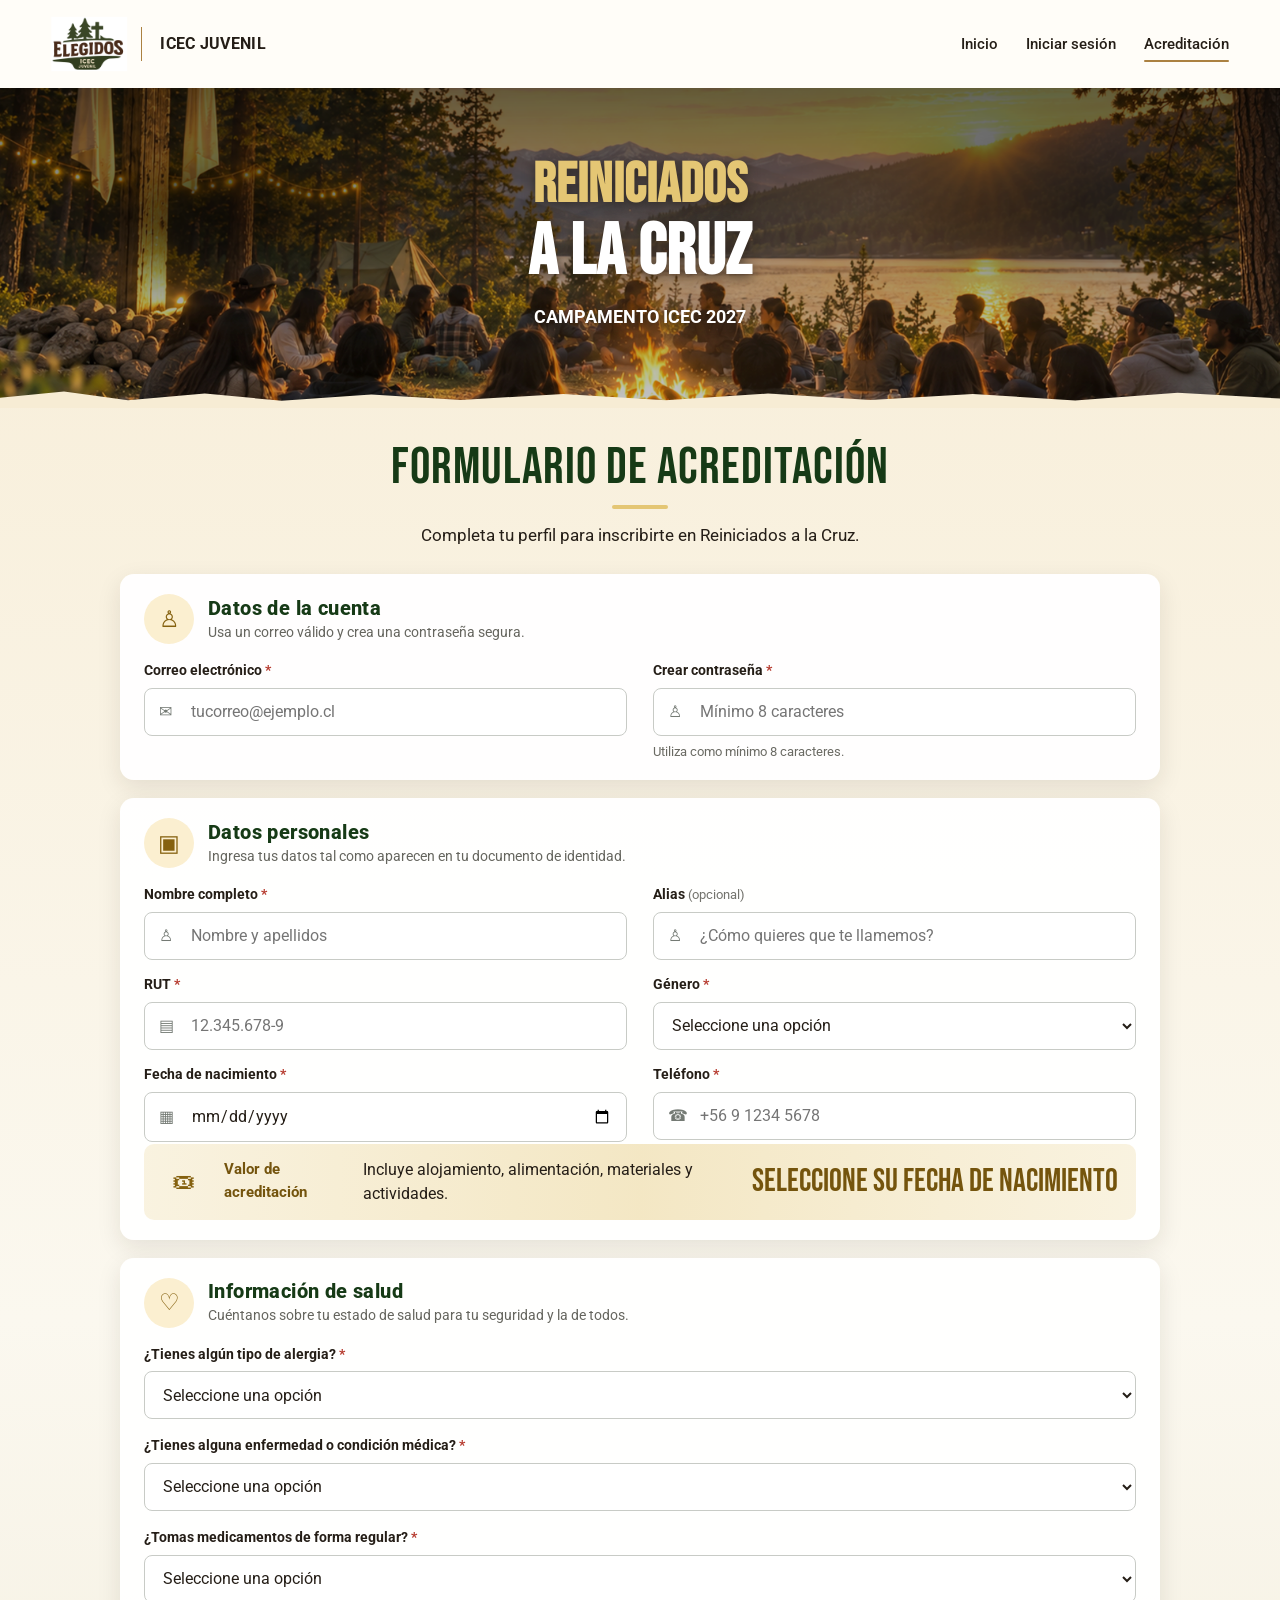
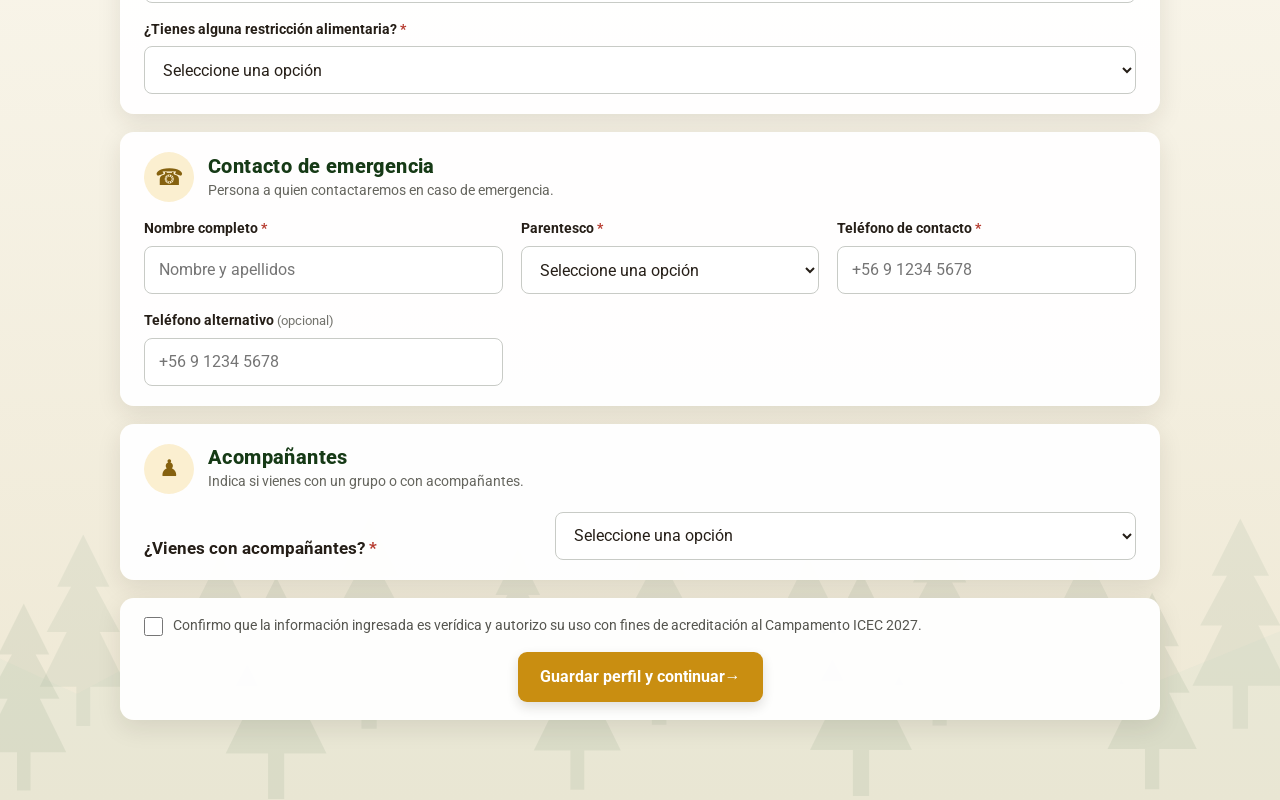
<file: Frontend/acreditacion.html>
<!DOCTYPE html>
<html lang="es">

<!-- Cloudflare Turnstile: verificación de seguridad -->
<script
  src="https://challenges.cloudflare.com/turnstile/v0/api.js"
  async
  defer>
</script>

<head>
    <!-- Configuración general de la página -->
    <meta charset="UTF-8">

    <meta
        name="viewport"
        content="width=device-width, initial-scale=1.0">

    <title>Acreditación | Elegidos ICEC Juvenil</title>

    <!-- Archivo principal de estilos -->
    <link rel="stylesheet" href="style.css">
</head>

<body class="pagina-acreditacion">

    <!-- ==================================================
         ENCABEZADO Y MENÚ PRINCIPAL
         ================================================== -->

    <header class="encabezado">

        <!-- Logo y nombre de la organización -->
        <a href="index.html" class="marca">

            <img
                src="Logos/logo-elegidos.png"
                alt="Logo Elegidos ICEC Juvenil">

            <span class="nombre-marca">
                ICEC JUVENIL
            </span>

        </a>

        <!-- Navegación principal -->
        <nav
            class="menu-principal"
            aria-label="Navegación principal">

            <a href="index.html">
                Inicio
            </a>

            <a href="login.html">
                Iniciar sesión
            </a>

            <a
                href="acreditacion.html"
                aria-current="page">
                Acreditación
            </a>

          

        </nav>

    </header>


    <!-- ==================================================
         BANNER DE ACREDITACIÓN
         ================================================== -->

    <section
        class="banner-acreditacion"
        aria-labelledby="titulo-banner-acreditacion">

        <!-- Imagen decorativa del campamento -->
        <img
            src="Logos/imagen.png"
            alt="">

        <!-- Texto ubicado sobre la imagen -->
        <div class="contenido-banner-acreditacion">

            <h1 id="titulo-banner-acreditacion">
                <span>Reiniciados</span>
                <strong>A la Cruz</strong>
            </h1>

            <p>Campamento ICEC 2027</p>

        </div>

    </section>


    <!-- ==================================================
         CONTENIDO PRINCIPAL
         ================================================== -->

    <main class="contenido-acreditacion">

        <section
            id="acreditacion"
            class="acreditacion">

            <!-- Presentación del formulario -->
            <div class="cabecera-formulario">

                <h1>Formulario de acreditación</h1>

                <p>
                    Completa tu perfil para inscribirte en
                    Reiniciados a la Cruz.
                </p>

            </div>


            <!-- ==================================================
                 FORMULARIO DE ACREDITACIÓN
                 ================================================== -->

            <form
                id="formulario-acreditacion"
                class="formulario-acreditacion">


                <!-- ==============================================
                     DATOS DE LA CUENTA
                     ============================================== -->

                <fieldset class="grupo-formulario tarjeta-formulario">

                    <!-- Título semántico para lectores de pantalla -->
                    <legend class="titulo-oculto">
                        Datos de la cuenta
                    </legend>

                    <!-- Encabezado visual de la tarjeta -->
                    <div class="cabecera-grupo-formulario">

                        <span
                            class="icono-grupo-formulario"
                            aria-hidden="true">
                            ♙
                        </span>

                        <div class="texto-grupo-formulario">

                            <h2>Datos de la cuenta</h2>

                            <p>
                                Usa un correo válido y crea una contraseña segura.
                            </p>

                        </div>

                    </div>

                    <div class="campos-grid">

                        <!-- Correo electrónico -->
                        <div class="campo">

                            <label for="correo">
                                Correo electrónico
                                <span class="obligatorio" aria-hidden="true">*</span>
                            </label>

                            <div class="control-campo">

                                <span
                                    class="icono-campo"
                                    aria-hidden="true">
                                    ✉
                                </span>

                                <input
                                    type="email"
                                    id="correo"
                                    name="correo"
                                    autocomplete="email"
                                    placeholder="tucorreo@ejemplo.cl"
                                    required>

                            </div>

                        </div>

                        <!-- Contraseña -->
                        <div class="campo">

                            <label for="contrasena">
                                Crear contraseña
                                <span class="obligatorio" aria-hidden="true">*</span>
                            </label>

                            <div class="control-campo">

                                <span
                                    class="icono-campo"
                                    aria-hidden="true">
                                    ♙
                                </span>

                                <input
                                    type="password"
                                    id="contrasena"
                                    name="contrasena"
                                    minlength="8"
                                    autocomplete="new-password"
                                    placeholder="Mínimo 8 caracteres"
                                    required>

                            </div>

                            <small>
                                Utiliza como mínimo 8 caracteres.
                            </small>

                        </div>

                    </div>

                </fieldset>


                <!-- ==============================================
                     DATOS PERSONALES
                     ============================================== -->

                <fieldset class="grupo-formulario tarjeta-formulario">

                    <legend class="titulo-oculto">
                        Datos personales
                    </legend>

                    <div class="cabecera-grupo-formulario">

                        <span
                            class="icono-grupo-formulario"
                            aria-hidden="true">
                            ▣
                        </span>

                        <div class="texto-grupo-formulario">

                            <h2>Datos personales</h2>

                            <p>
                                Ingresa tus datos tal como aparecen en tu
                                documento de identidad.
                            </p>

                        </div>

                    </div>

                    <div class="campos-grid">

                        <!-- Nombre completo -->
                        <div class="campo">

                            <label for="nombre-completo">
                                Nombre completo
                                <span class="obligatorio" aria-hidden="true">*</span>
                            </label>

                            <div class="control-campo">

                                <span
                                    class="icono-campo"
                                    aria-hidden="true">
                                    ♙
                                </span>

                                <input
                                    type="text"
                                    id="nombre-completo"
                                    name="nombreCompleto"
                                    autocomplete="name"
                                    placeholder="Nombre y apellidos"
                                    required>

                            </div>

                        </div>

                        <!-- Alias -->
                        <div class="campo">

                            <label for="alias">
                                Alias
                                <span class="texto-opcional">(opcional)</span>
                            </label>

                            <div class="control-campo">

                                <span
                                    class="icono-campo"
                                    aria-hidden="true">
                                    ♙
                                </span>

                                <input
                                    type="text"
                                    id="alias"
                                    name="alias"
                                    autocomplete="nickname"
                                    maxlength="40"
                                    placeholder="¿Cómo quieres que te llamemos?">

                            </div>

                        </div>

                        <!-- RUT -->
                        <div class="campo">

                            <label for="rut">
                                RUT
                                <span class="obligatorio" aria-hidden="true">*</span>
                            </label>

                            <div class="control-campo">

                                <span
                                    class="icono-campo"
                                    aria-hidden="true">
                                    ▤
                                </span>

                                <input
                                    type="text"
                                    id="rut"
                                    name="rut"
                                    placeholder="12.345.678-9"
                                    required>

                            </div>

                        </div>

                        <!-- Género -->
                        <div class="campo">

                            <label for="genero">
                                Género
                                <span class="obligatorio" aria-hidden="true">*</span>
                            </label>

                            <select
                                id="genero"
                                name="genero"
                                autocomplete="sex"
                                required>

                                <option value="">
                                    Seleccione una opción
                                </option>

                                <option value="femenino">
                                    Femenino
                                </option>

                                <option value="masculino">
                                    Masculino
                                </option>

                            </select>

                        </div>

                        <!-- Fecha de nacimiento -->
                        <div class="campo">

                            <label for="fecha-nacimiento">
                                Fecha de nacimiento
                                <span class="obligatorio" aria-hidden="true">*</span>
                            </label>

                            <div class="control-campo">

                                <span
                                    class="icono-campo"
                                    aria-hidden="true">
                                    ▦
                                </span>

                                <input
                                    type="date"
                                    id="fecha-nacimiento"
                                    name="fechaNacimiento"
                                    max="2027-01-08"
                                    autocomplete="bday"
                                    required>

                            </div>

                        </div>

                        <!-- Teléfono -->
                        <div class="campo">

                            <label for="telefono">
                                Teléfono
                                <span class="obligatorio" aria-hidden="true">*</span>
                            </label>

                            <div class="control-campo">

                                <span
                                    class="icono-campo"
                                    aria-hidden="true">
                                    ☎
                                </span>

                                <input
                                    type="tel"
                                    id="telefono"
                                    name="telefono"
                                    autocomplete="tel"
                                    placeholder="+56 9 1234 5678"
                                    required>

                            </div>

                        </div>

                    </div>


                    <!-- Valor calculado según la edad -->
                    <div class="resumen-valor-acreditacion">

                        <span
                            class="icono-valor-acreditacion"
                            aria-hidden="true">
                            🎟
                        </span>

                        <div class="texto-valor-acreditacion">

                            <strong>Valor de acreditación</strong>

                            <span>
                                Incluye alojamiento, alimentación,
                                materiales y actividades.
                            </span>

                        </div>

                        <output
                            id="valor-acreditacion"
                            class="valor-acreditacion">

                            Seleccione su fecha de nacimiento

                        </output>

                    </div>

                </fieldset>

                <!-- ==============================================
                        INFORMACIÓN DE SALUD
     ============================================== -->

<fieldset class="grupo-formulario tarjeta-formulario">

    <legend class="titulo-oculto">
        Información de salud
    </legend>

    <div class="cabecera-grupo-formulario">

        <span
            class="icono-grupo-formulario"
            aria-hidden="true">
            ♡
        </span>

        <div class="texto-grupo-formulario">

            <h2>Información de salud</h2>

            <p>
                Cuéntanos sobre tu estado de salud para tu
                seguridad y la de todos.
            </p>

        </div>

    </div>

    <div class="campos-salud">

        <!-- Alergias y detalle -->
        <div class="fila-salud">

            <div class="campo">

                <label for="tiene-alergias">
                    ¿Tienes algún tipo de alergia?
                    <span class="obligatorio" aria-hidden="true">*</span>
                </label>

                <select
                    id="tiene-alergias"
                    name="tieneAlergias"
                    required>

                    <option value="">
                        Seleccione una opción
                    </option>

                    <option value="no">No</option>
                    <option value="si">Sí</option>

                </select>

            </div>

            <!-- Aparece al seleccionar Sí -->
            <div
                class="campo campo-condicional"
                id="campo-detalle-alergias"
                hidden>

                <label for="detalle-alergias">
                    Escribe tus alergias
                </label>

                <input
                    type="text"
                    id="detalle-alergias"
                    name="detalleAlergias"
                    placeholder="Ejemplo: penicilina o frutos secos">

            </div>

        </div>


        <!-- Condición médica y detalle -->
        <div class="fila-salud">

            <div class="campo">

                <label for="tiene-enfermedad">
                    ¿Tienes alguna enfermedad o condición médica?
                    <span class="obligatorio" aria-hidden="true">*</span>
                </label>

                <select
                    id="tiene-enfermedad"
                    name="tieneEnfermedad"
                    required>

                    <option value="">
                        Seleccione una opción
                    </option>

                    <option value="no">No</option>
                    <option value="si">Sí</option>

                </select>

            </div>

            <!-- Aparece al seleccionar Sí -->
            <div
                class="campo campo-condicional"
                id="campo-detalle-enfermedad"
                hidden>

                <label for="detalle-enfermedad">
                    Indica cuál
                </label>

                <input
                    type="text"
                    id="detalle-enfermedad"
                    name="detalleEnfermedad"
                    placeholder="Describe la condición médica">

            </div>

        </div>


        <!-- Medicamentos y detalle -->
        <div class="fila-salud">

            <div class="campo">

                <label for="toma-medicamentos">
                    ¿Tomas medicamentos de forma regular?
                    <span class="obligatorio" aria-hidden="true">*</span>
                </label>

                <select
                    id="toma-medicamentos"
                    name="tomaMedicamentos"
                    required>

                    <option value="">
                        Seleccione una opción
                    </option>

                    <option value="no">No</option>
                    <option value="si">Sí</option>

                </select>

            </div>

            <!-- Aparece al seleccionar Sí -->
            <div
                class="campo campo-condicional"
                id="campo-detalle-medicamentos"
                hidden>

                <label for="detalle-medicamentos">
                    Medicamento, dosis y horario
                </label>

                <input
                    type="text"
                    id="detalle-medicamentos"
                    name="detalleMedicamentos"
                    placeholder="Nombre, dosis y horario">

            </div>

        </div>


        <!-- Restricción alimentaria y detalle -->
        <div class="fila-salud">

            <div class="campo">

                <label for="restriccion-alimentaria">
                    ¿Tienes alguna restricción alimentaria?
                    <span class="obligatorio" aria-hidden="true">*</span>
                </label>

                <select
                    id="restriccion-alimentaria"
                    name="restriccionAlimentaria"
                    required>

                    <option value="">
                        Seleccione una opción
                    </option>

                    <option value="no">No</option>
                    <option value="si">Sí</option>

                </select>

            </div>

            <!-- Aparece al seleccionar Sí -->
            <div
                class="campo campo-condicional"
                id="campo-detalle-alimentacion"
                hidden>

                <label for="detalle-alimentacion">
                    Indica cuál
                </label>

                <input
                    type="text"
                    id="detalle-alimentacion"
                    name="detalleAlimentacion"
                    placeholder="Ejemplo: sin gluten o sin lactosa">

            </div>

        </div>

    </div>

</fieldset>


                

                <!-- ==============================================
                     CONTACTO DE EMERGENCIA
                     ============================================== -->

                <fieldset class="grupo-formulario tarjeta-formulario">

                    <legend class="titulo-oculto">
                        Contacto de emergencia
                    </legend>

                    <div class="cabecera-grupo-formulario">

                        <span
                            class="icono-grupo-formulario"
                            aria-hidden="true">
                            ☎
                        </span>

                        <div class="texto-grupo-formulario">

                            <h2>Contacto de emergencia</h2>

                            <p>
                                Persona a quien contactaremos en caso de emergencia.
                            </p>

                        </div>

                    </div>

                    <div class="campos-grid campos-grid-emergencia">

                        <!-- Nombre del contacto -->
                        <div class="campo">

                            <label for="nombre-emergencia">
                                Nombre completo
                                <span class="obligatorio" aria-hidden="true">*</span>
                            </label>

                            <input
                                type="text"
                                id="nombre-emergencia"
                                name="nombreEmergencia"
                                placeholder="Nombre y apellidos"
                                required>

                        </div>

                        <!-- Parentesco -->
                        <div class="campo">

                            <label for="parentesco">
                                Parentesco
                                <span class="obligatorio" aria-hidden="true">*</span>
                            </label>

                            <select
                                id="parentesco"
                                name="parentesco"
                                required>

                                <option value="">
                                    Seleccione una opción
                                </option>

                                <option value="madre-padre">Madre o Padre</option>
                                <option value="tutor">Tutor o tutora</option>
                                <option value="hermano">Hermano o hermana</option>
                                <option value="pareja">Esposo(a), pareja</option>
                                <option value="otro">Otro</option>

                            </select>

                        </div>

                        <!-- Teléfono principal -->
                        <div class="campo">

                            <label for="telefono-emergencia">
                                Teléfono de contacto
                                <span class="obligatorio" aria-hidden="true">*</span>
                            </label>

                            <input
                                type="tel"
                                id="telefono-emergencia"
                                name="telefonoEmergencia"
                                placeholder="+56 9 1234 5678"
                                required>

                        </div>

                        <!-- Teléfono alternativo -->
                        <div class="campo">

                            <label for="telefono-alternativo">
                                Teléfono alternativo
                                <span class="texto-opcional">(opcional)</span>
                            </label>

                            <input
                                type="tel"
                                id="telefono-alternativo"
                                name="telefonoAlternativo"
                                placeholder="+56 9 1234 5678">

                        </div>

                    </div>

                </fieldset>


                <!-- ==============================================
                     ACOMPAÑANTES
                     ============================================== -->

                <fieldset class="grupo-formulario tarjeta-formulario">

                    <legend class="titulo-oculto">
                        Acompañantes
                    </legend>

                    <div class="cabecera-grupo-formulario">

                        <span
                            class="icono-grupo-formulario"
                            aria-hidden="true">
                            ♟
                        </span>

                        <div class="texto-grupo-formulario">

                            <h2>Acompañantes</h2>

                            <p>
                                Indica si vienes con un grupo o con acompañantes.
                            </p>

                        </div>

                    </div>

                    <div class="campo campo-acompanantes">

                        <label for="tiene-acompanantes">
                            ¿Vienes con acompañantes?
                            <span class="obligatorio" aria-hidden="true">*</span>
                        </label>

                        <select
                            id="tiene-acompanantes"
                            name="tieneAcompanantes"
                            required>

                            <option value="">
                                Seleccione una opción
                            </option>

                            <option value="no">
                                No, solo me acreditaré yo
                            </option>

                            <option value="si">
                                Sí, agregaré acompañantes
                            </option>

                        </select>

                    </div>

                    <!-- Mensaje mostrado mediante JavaScript -->
                    <div
                        id="seccion-acompanantes"
                        class="mensaje-acompanantes"
                        hidden>

                        <p>
                            Después de guardar tus datos continuarás a una
                            página separada para agregar a tus acompañantes.
                        </p>

                    </div>

                </fieldset>


                <!-- ==============================================
                     CONFIRMACIÓN Y ENVÍO
                     ============================================== -->

                <div class="confirmacion-formulario tarjeta-confirmacion">

                    <label class="casilla-confirmacion">

                        <input
                            type="checkbox"
                            id="confirma-informacion"
                            name="confirmaInformacion"
                            required>

                        <span>
                            Confirmo que la información ingresada es verídica
                            y autorizo su uso con fines de acreditación al
                            Campamento ICEC 2027.
                        </span>

                    </label>

                    <!-- Verificación de seguridad Cloudflare Turnstile -->
                    <div
                        class="cf-turnstile"
                        data-sitekey="0x4AAAAAAFsHJQwPGsRUwZEf">
                    </div-->
                    

                    <button
                        type="submit"
                        class="boton boton-guardar">

                        <span>Guardar perfil y continuar</span>

                        <span aria-hidden="true">→</span>

                    </button>

                </div>

            </form>

        </section>

    </main>


    <!-- Funciones del formulario -->
    <script src="scrip.js"></script>
    <script src="perfil.js"></script>
</body>

</html>
</file>
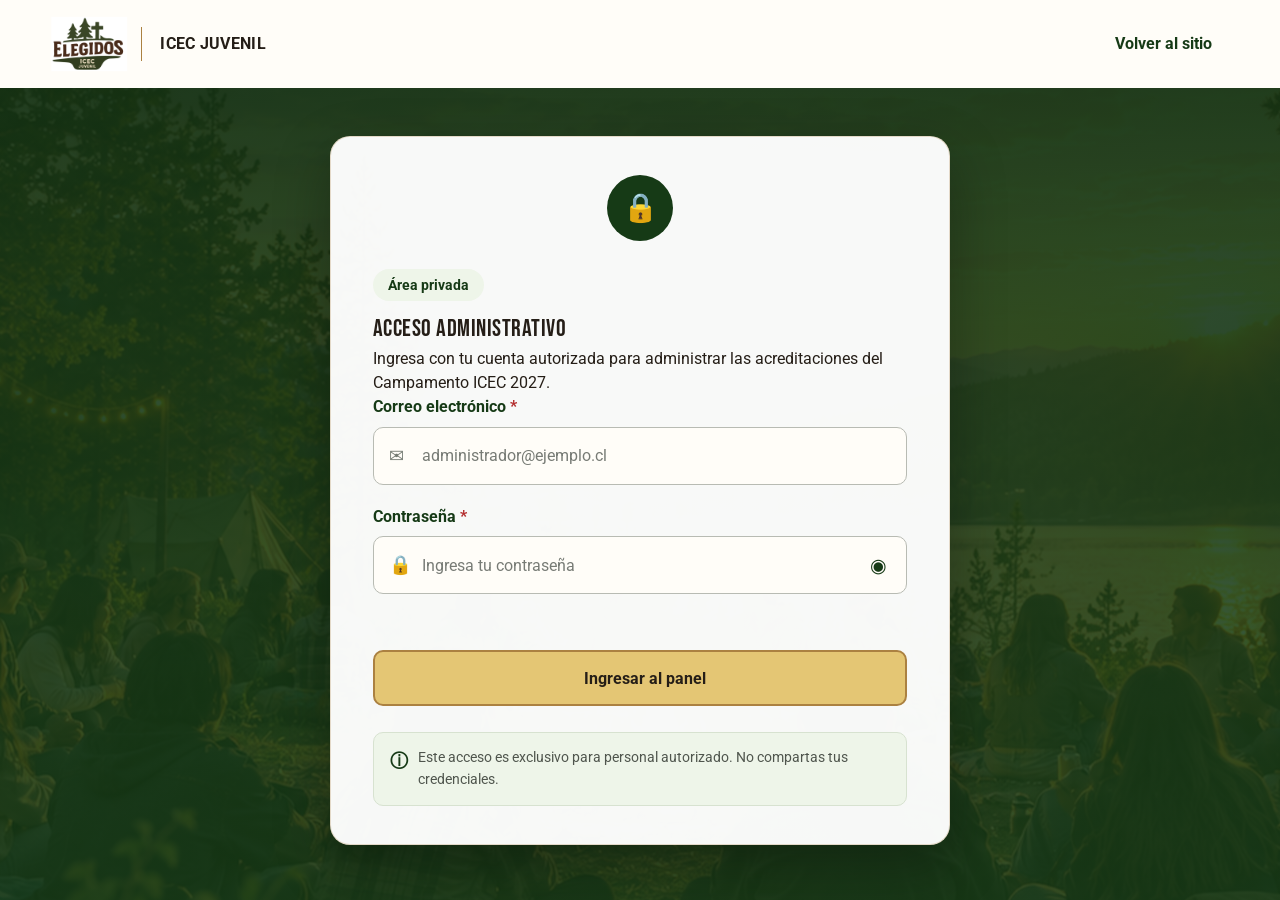
<file: Frontend/admin-login.html>
<!DOCTYPE html>
<html lang="es">
<head>
    <meta charset="UTF-8">
    <meta name="viewport" content="width=device-width, initial-scale=1.0">
    <title>Acceso administrativo | Elegidos ICEC Juvenil</title>

    <!-- Hoja de estilos principal -->
    <link rel="stylesheet" href="style.css">

<!-- Verificación de seguridad Cloudflare Turnstile -->
<script
    src="https://challenges.cloudflare.com/turnstile/v0/api.js"
    async
    defer>
</script>

    <!-- Funcionalidad del acceso administrativo -->
     <script src="admin-login.js" defer></script>
</head>

<body class="pagina-admin-login">

<!-- ==================================================
         ENCABEZADO ADMINISTRATIVO
         ================================================== -->

         <header class="encabezado encabezado-admin">

            <!-- Logo y nombre de la organización -->
             <a href="index.html" class="marca">

                <img 
                    src="Logos/logo-elegidos.png" 
                    alt="Logo Elegidos ICEC Juvenil">

                <span>ICEC Juvenil</span>
             </a>

             <!--Regreso al sitio público-->

             <a 
                href="index.html"
                class="enlace-volver-sitio">

                <span aria-hidden="true"></span>
                Volver al sitio
            </a>
         </header>

          <!-- ==================================================
                CONTENIDO PRINCIPAL
         ================================================== -->

         <main class="contenido-admin-login">

            <!-- Presentación del acceso administrativo -->
            <section
                class="tarjeta-admin-login"
                aria-labelledby="titulo-admin-login">

                <!-- Encabezado del formulario -->
                 <div class="cabecera-admin-login">

                    <div
                        class="icono-admin-login"
                        aria-hidden="true">
                        🔒
                    </div>
                    
                </div>

                <p class="etiqueta-admin-login">
                    Área privada
                </p>

                <h1 id="titulo-admin-login">
                    Acceso administrativo
                </h1>

                <p>
                    Ingresa con tu cuenta autorizada para administrar
                    las acreditaciones del Campamento ICEC 2027.
                </p>
            </div>

            <!-- ==================================================
                 FORMULARIO DE ACCESO
                 ================================================== -->

                 <form 
                    id="formulario-admin-login"
                    class="formulario-admin-login">

                    <!--Correo electrónico-->
                    <div class="campo-admin-login">
                        
                        <label for="correo-admin">
                            Correo electrónico
                            <span aria-hidden="true">*</span>
                        </label>

                        <div class="control-admin-login">

                            <span
                                class="icono-control-admin"
                                aria-hidden="true">
                                ✉
                            </span>

                            <input 
                                type="email"
                                id="correo-admin"
                                name="correoAdmin"
                                placeholder="administrador@ejemplo.cl"
                                autocomplete="username"
                                required>

                        </div>

                    </div>

                    <!-- Contraseña -->
                     <div class="campo-admin-login">

                        <label for="contrasena-admin">
                            Contraseña

                            <span aria-hidden="true">*</span>
                        </label>

                        <div class="control-admin-login">

                            <span
                                class="icono-control-admin"
                                aria-hidden="true">
                                🔒
                            </span>

                            <input 
                                type="password"
                                id="contrasena-admin"
                                name="contrasenaAdmin"
                                placeholder="Ingresa tu contraseña"
                                autocomplete="current-password"
                                minlength="8"
                                required>

                            <!-- El JavaScript permitirá mostrar u ocultar la contraseña -->

                            <button
                                type="button"
                                id="boton-mostrar-contrasena-admin"
                                class="boton-mostrar-contrasena-admin"
                                aria-label="Mostrar contraseña"
                                aria-pressed="false">

                                <span aria-hidden="true">◉</span>
                            </button>
                        </div>
                     </div>

                    <!-- Verificación de seguridad para administradores -->
                    <div class="cf-turnstile"
                        data-sitekey="0x4AAAAAAFsHJQwPGsRUwZEf">
                    </div>

                      <!-- Mensaje de error o confirmación -->
                       <p
                            id="mensaje-admin-login"
                            class="mensaje-admin-login"
                            role="alert"
                            aria-live="polite"
                            hidden>
                       </p>

                       <!-- Botón de ingreso -->
                       <button
                            type="submit"
                            class="boton-ingresar-admin">

                            <span aria-hidden="true"></span>
                            Ingresar al panel
                       </button>
                    </form>

                    <!--Aviso de seguridad -->
                    <div class="aviso-seguridad-admin">
                        <span aria-hidden="true">ⓘ</span>

                        <p>
                            Este acceso es exclusivo para personal autorizado.
                            No compartas tus credenciales.
                        </p>
                    </div>
            </section>
         </main>
<script src="perfil.js"></script>
</body>
</html>
</file>
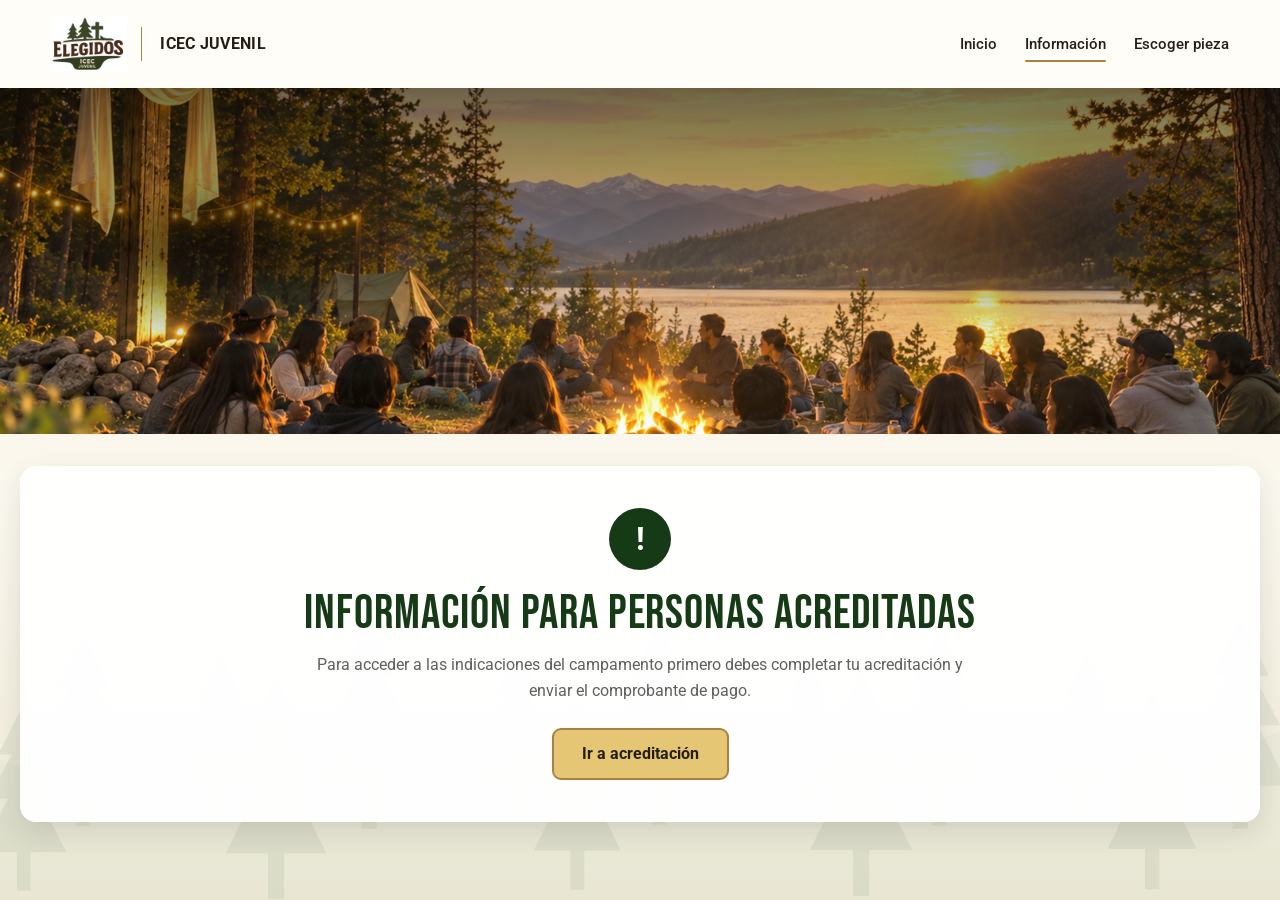
<file: Frontend/informacion.html>
<!DOCTYPE html>
<html lang="es">
<head>
    <meta charset="UTF-8">
    <meta name="viewport" content="width=device-width, initial-scale=1.0">
    
    <title>Información del campamento | Elegidos ICEC Juvenil</title>
    <!-- Logo mostrado en la pestaña del navegador -->
     <link 
        rel="icon" 
        type="image/png"
        href="Logos/logo-elegidos-blanco.jpg">


    <link rel="stylesheet" href="style.css?v=20261113">
</head>
<body class="pagina-informacion">

    <!-- ==================================================
        ENCABEZADO Y MENÚ PRINCIPAL
        ================================================== -->
    <header class="encabezado">

        <!--Logo y nombre -->
        <a href="index.html" class="marca">
            <img 
                src="Logos/logo-elegidos.png" 
                alt="Logo Elegidos ICEC Juvenil">

            <span>
                ICEC Juvenil
            </span>
        </a>

        <!--Menu principal-->
        <nav
            class="menu-principal"
            aria-label="Navegación principal">

            <a href="index.html">
                Inicio
            </a>

            <a 
                href="informacion.html"
                aria-current="page">

                Información
            </a>

            <a href="piezas.html">
                Escoger pieza
            </a>

            
        </nav>

    </header>
    <!-- ==================================================
         BANNER DEL CAMPAMENTO
         ================================================== -->

         <section class="banner-informacion">
            <img 
                src="Logos/imagen.png" 
                alt="Campamento ICEC Juvenil 2027">
         </section>

         <!-- ==================================================
         CONTENIDO PRINCIPAL
         ================================================== -->

         <main class="contenido-informacion">

            <!--Mensaje mostrando cuando no existe una acreditacion-->
            <section
                id="acceso-informacion-denegado"
                class="mensaje-acceso-informacion"
                hidden>

                <div
                    class="icono-mensaje-informacion"
                    aria-hidden="true">
                    !
                </div>

                <h1>
                    Información para personas acreditadas
                </h1>

                 <p>
                    Para acceder a las indicaciones del campamento
                    primero debes completar tu acreditación y enviar
                    el comprobante de pago.
                </p>

                <a 
                    href="login.html"
                    class="boton-acceso-acreditacion">

                    Ir a acreditación
                </a>
            </section>

            <!--Informacion privada del campamento-->
            <section
                id="informacion"
                class="informacion-acreditado"
                hidden>

                <!-- Presentación de la página -->
                <header class="cabecera-informacion">

                    <p class="estado-acreditacion-informacion">
                        Información para acreditados
                    </p>

                    <h1>
                        Prepárate para el campamento
                    </h1>

                    <p>
                        Revisa cuidadosamente los horarios,
                        elementos necesarios y recomendaciones
                        para disfrutar el campamento de manera segura.
                    </p>


                    <!-- HABITACIONES ASIGNADAS -->
                    <div
                        id="informacion-habitaciones"
                        class="informacion-habitaciones"
                        hidden>
                    </div>


                    <!-- Acceso a la selección de piezas -->
                    <div class="acceso-seleccion-piezas">

                        <a
                            href="piezas.html"
                            class="boton-seleccionar-pieza">

                            <span aria-hidden="true">
                                🛏
                            </span>

                            Escoger piezas
                        </a>

                        <small>
                             Selecciona una pieza para cada persona acreditada.
                        </small>


                    </div>

                </header>


                 <!-- ==================================================
                    FECHA Y HORARIO
                 ================================================== -->

                 <article class="tarjeta-informacion-acreditado">

                    <header class="cabecera-tarjeta-informacion">

                        <span
                            class="icono-mensaje-informacion"
                            aria-hidden="true">
                            &#128197;
                        </span>
                        
                        <div>
                            <h2>
                                Fecha y horario
                            </h2>

                            <p>
                                Información importante para organizar
                                tu llegada al campamento.
                            </p>
                        </div>

                    </header>

                    <div class="contenido-horario-campamento">
                        <div class="fecha-campamento-informacion">

                            <strong>
                                8, 9 y 10
                            </strong>

                            <span>
                                de enero de 2027
                            </span>
                        </div>

                        <div class="horario-salida-campamento">

                            <strong>
                                Viernes
                            </strong>

                            <span>
                                Salida a las 19:30 
                            </span>
                        </div>
                    </div>
                 </article>


                <!--Ubicacion y video-->
                <article
                    class="tarjeta-informacion-acreditado recinto-campamento"
                    aria-labelledby="titulo-recinto">

                    <div class="recinto-panel">
                        <h2 id="titulo-recinto">Lugar del campamento</h2>
                        <p>Conoce el recinto y revisa cómo llegar.</p>

                        <a
                            class="boton-seleccionar-pieza recinto-mapa"
                            href="https://www.google.com/maps/dir/?api=1&amp;destination=-32.8738333%2C-70.9429722"
                            target="_blank"
                            rel="noopener noreferrer">
                            Cómo llegar en Google Maps
                        </a>
                    </div>

                        <video
                            class="recinto-video"
                            controls
                            playsinline
                            preload="metadata"
                            poster="VideoRecinto/portada-recinto.jpg"
                            aria-label="Video del recinto del campamento">
                            <source src="VideoRecinto/IMG_0269.mp4" type="video/mp4">
                            Tu navegador no puede reproducir este video.
                        </video>
                </article>




                 <!-- ==================================================
                 QUÉ DEBES LLEVAR
                 ================================================== -->

                 <article class="tarjeta-informacion-acreditado">

                    <header class="cabecera-tarjeta-informacion">

                        <span
                        class="icono-tarjeta-informacion"
                        aria-hidden="true">
                        &#127890;
                        </span>

                        <div>

                            <h2>
                                ¿Qué debes llevar?
                            </h2>

                            <p>
                                Prepara con anticipación los elementos
                                necesarios para los tres días.
                            </p>
                        </div>
                    </header>

                    <ul class="lista-elementos-campamento">

                        <li>
                            <span class="icono-elemento" aria-hidden="true">📖</span>
                            <span>Biblia y cuaderno de apuntes.</span>
                        </li>

                        <li>
                           <span class="icono-elemento" aria-hidden="true">👕</span>
                            <span>Ropa cómoda y decorosa.</span>
                        </li>

                        <li>
                            <span class="icono-elemento" aria-hidden="true">☀️</span>
                            <span>Protector solar.</span>
                        </li>

                        <li>
                            <span class="icono-elemento" aria-hidden="true">👟</span>
                            <span>Zapatillas.</span>
                        </li>

                        <li>
                                <span class="icono-elemento" aria-hidden="true">🩴</span>
                                <span>Chalas de agua para la piscina y la ducha.</span>
                        </li>

                        <li>
                            <span class="icono-elemento" aria-hidden="true">🩱</span>
                            <span>Traje de baño o ropa para mojar.</span>
                        </li>

                        <li>
                            <span class="icono-elemento" aria-hidden="true">🧴</span>
                            <span>Útiles de aseo personal: shampoo, pasta dental y otros elementos necesarios.</span>
                        </li>

                        <li>
                            <span class="icono-elemento" aria-hidden="true">🛁</span>
                            <span>Toalla de baño y otra toalla para la piscina.</span>
                        </li>

                        <li>
                             <span class="icono-elemento" aria-hidden="true">🛏️</span>
                            <span>Sábanas de una plaza y media, almohada y cobertor para el frio.</span>
                        </li>

                        <li>
                            <span class="icono-elemento" aria-hidden="true">🛍️</span>
                            <span>Bolsa para ropa sucia.</span>
                        </li>

                        <li>
                            <span class="icono-elemento" aria-hidden="true">🍪</span>
                            <span>Snack personal, si lo deseas.</span>
                        </li>

                        <li>
                           <span class="icono-elemento" aria-hidden="true">👔</span>
                            <span>Ropa formal para el regreso a la iglesia.</span>
                        </li>
                    </ul>
                 </article>

                 <!-- ==================================================
                    SALUD Y MEDICAMENTOS
                 ================================================== -->

                 <article class="tarjeta-informacion-acreditado">

                    <header class="cabecera-tarjeta-informacion">

                        <span
                            class="icono-tarjeta-informacion"
                            aria-hidden="true">
                            &#9825;
                        </span>

                        <div>
                            <h2>
                                Salud y medicamentos
                            </h2>

                            <p>
                                Estas indicaciones son necesarias para
                                cuidar la seguridad de todos.
                            </p>
                        </div>
                    </header>

                    <div class="aviso-importante-campamento">

                        <strong>
                            No debes automedicarte.
                        </strong>

                        <p>
                            Los medicamentos que debas tomar durante
                            el campamento deben haber sido informados
                            previamente en el formulario de acreditación.
                        </p>

                        <p>
                            Si necesitas tomar un medicamento, sigue
                            las indicaciones entregadas por tu médico 
                        </p>
                    </div>

                 </article>

                 <!-- ==================================================
                    CELULARES Y OBJETOS DE VALOR
                 ================================================== -->

                 <article class="tarjeta-informacion-acreditado">

                    <header class="cabecera-tarjeta-informacion">

                        <span
                            class="icono-tarjeta-informacion"
                            aria-hidden="true">
                            &#128241;
                        </span>

                        <div>
                            <h2>
                                Celulares y objetos de valor
                            </h2>
                            <p>
                                El objetivo es disfrutar plenamente
                                las actividades del campamento.
                            </p>
                        </div>
                    </header>

                    <div class="restricciones-campamento">

                        <div class="restriccion-destacada">

                            <span
                                class="simbolo-prohibido"
                                aria-hidden="true">
                                ⊘
                            </span>

                            <div>
                                <strong>
                                    Uso restringido de celulares
                                </strong>

                                <p>
                                    Existirán horarios determinados para
                                    que los jóvenes y señoritas puedan
                                    comunicarse con sus familiares.
                                </p>
                            </div>
                        </div>

                        <ul>

                            <li>
                                No lleves aparatos electrónicos innecesarios.
                            </li>

                            <li>
                                Cada participante es responsable de los
                                objetos personales que decida llevar.
                            </li>

                        </ul>
                    </div>
                 </article>

                 <!--Mensaje final -->

                 <aside class="mensaje-final-informacion">

                    <h2>
                        ¡Nos vemos en el campamento!
                    </h2>

                    <p>
                        Guarda esta información y prepara tus cosas
                        con anticipación.
                    </p>
                 </aside>
            </section>

         </main>

         <!--Control provisional de acceso-->

         <script src="informacion.js"></script>
         <script src="perfil.js"></script>
    
</body>
</html>
</file>
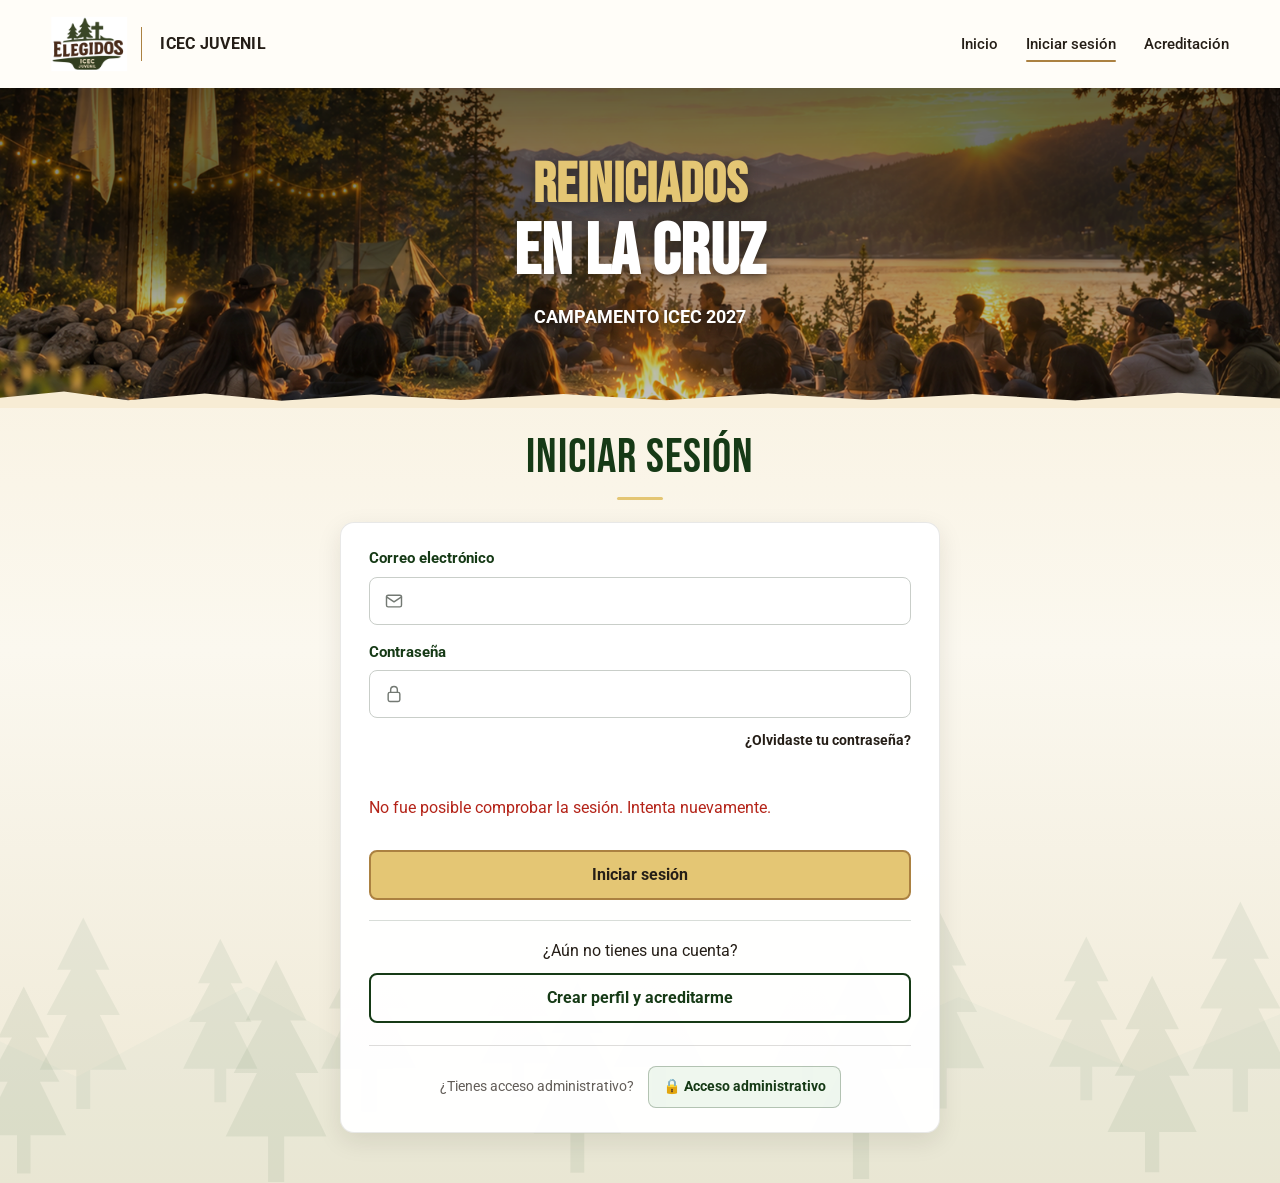
<file: Frontend/login.html>
<!DOCTYPE html>
<html lang="es">

<head>
    <meta charset="UTF-8">

    <meta
        name="viewport"
        content="width=device-width, initial-scale=1.0">

    <title>Iniciar sesión | Elegidos ICEC Juvenil</title>

    <!-- Logo mostrado en la pestaña del navegador -->
     <link 
        rel="icon" 
        type="image/png"
        href="Logos/logo-elegidos-blanco.jpg">

    <!-- Estilos generales del sitio -->
    <link rel="stylesheet" href="style.css">

    <!-- Cloudflare Turnstile -->
    <script
        src="https://challenges.cloudflare.com/turnstile/v0/api.js"
        async
        defer>
    </script>
</head>

<body class="pagina-acreditacion pagina-login">

    <!-- ENCABEZADO PRINCIPAL -->
    <header class="encabezado">

        <a href="index.html" class="marca">
            <img
                src="Logos/logo-elegidos.png"
                alt="Logo Elegidos ICEC Juvenil">

            <span>ICEC JUVENIL</span>

        </a>

        <nav
            class="menu-principal"
            aria-label="Navegación principal">

           <nav
                class="menu-principal"
                aria-label="Navegación principal">

            <a  
                href="index.html">
                    Inicio
            </a>

            <a
                href="login.html"
                aria-current="page">
                    Iniciar sesión
            </a>

            <a
                href="acreditacion.html">
                    Acreditación
                </a>

            </nav>

    </header>

    <!-- BANNER -->
    <section
        class="banner-acreditacion"
        aria-labelledby="titulo-banner-login">

        <img
            src="Logos/imagen.png"
            alt="Jóvenes reunidos alrededor de una fogata">

        <div class="contenido-banner-acreditacion">

            <h1 id="titulo-banner-login">

                <span>Reiniciados</span>

                <strong>En la Cruz</strong>
            </h1>

            <p>Campamento ICEC 2027</p>

        </div>

    </section>

    <!-- INICIO DE SESIÓN -->
    <main class="contenido-login">

        <section
            class="seccion-login"
            aria-labelledby="titulo-login">

            <div class="cabecera-login">

                <h2 id="titulo-login">
                    Iniciar sesión
                </h2>


            </div>

            <div class="tarjeta-login">

                <form
                    id="formulario-login"
                    class="formulario-login">

                    <!-- CORREO -->
                    <div class="campo-login">

                        <label for="correo-login">
                            Correo electrónico
                        </label>

                        <div class="control-login">

                            <svg
                                viewBox="0 0 24 24"
                                aria-hidden="true">

                                <rect
                                    x="3"
                                    y="5"
                                    width="18"
                                    height="14"
                                    rx="2">
                                </rect>

                                <path d="m3 7 9 6 9-6"></path>

                            </svg>

                            <input
                                type="email"
                                id="correo-login"
                                name="correo"
                                autocomplete="email"
                                maxlength="150"
                                required>

                        </div>
                    </div>

                    <!-- CONTRASEÑA -->
                    <div class="campo-login">

                        <label for="contrasena-login">
                            Contraseña
                        </label>

                        <div class="control-login">

                            <svg
                                viewBox="0 0 24 24"
                                aria-hidden="true">

                                <rect
                                    x="5"
                                    y="10"
                                    width="14"
                                    height="11"
                                    rx="2">
                                </rect>

                                <path
                                    d="M8 10V7a4 4 0 0 1 8 0v3">
                                </path>

                            </svg>

                            <input
                                type="password"
                                id="contrasena-login"
                                name="contrasena"
                                autocomplete="current-password"
                                maxlength="128"
                                required>

                        </div>
                    </div>

                    <!-- RECUPERAR CONTRASEÑA -->
                    <div class="opciones-login">

                        <a
                            href="recuperar-contrasena.html"
                            class="enlace-recuperacion">

                            ¿Olvidaste tu contraseña?
                        </a>

                    </div>

                    <!-- VERIFICACIÓN TURNSTILE -->
                    <!-- CLAVE DE PRODUCCIÓN -->
                    <!-- <div
                        class="cf-turnstile"
                        data-sitekey="0x4AAAAAAFsHJQwPGsRUwZEf">
                        
                    </div> -->
                    <!-- CLAVE DE PRUEBA LOCAL -->
                    <div class="cf-turnstile" data-sitekey="0x4AAAAAAFsHJQwPGsRUwZEf"></div>

                    <!-- MENSAJES DEL SISTEMA -->
                    <p
                        id="mensaje-login"
                        role="status"
                        aria-live="polite"
                        style="margin: 12px 0;">
                    </p>

                    <!-- BOTÓN DE INICIO -->
                    <button
                        type="submit"
                        id="boton-iniciar-sesion"
                        class="boton-login">

                        Iniciar sesión
                    </button>

                </form>

                <!-- INFORMACIÓN DE SESIÓN -->
                <div
                    id="panel-sesion"
                    hidden>

                    <h3>Sesión iniciada</h3>

                    <p id="nombre-usuario"></p>

                    <p id="correo-usuario"></p>
                    
                    <div id="accesos-pago-aprobado" hidden>

                        <h3>Accesos del campamento</h3>

                        <p>Tu pago ha sido aprobado.</p>

                        <a href="informacion.html">
                            Informaciones del campamento
                        </a>

                        <a href="piezas.html">
                            Selección de habitaciones
                        </a>

                    </div>


                    <button
                        type="button"
                        id="boton-cerrar-sesion"
                        class="boton-login">

                        Cerrar sesión
                    </button>

                </div>

                <!-- CREAR CUENTA -->
                <div
                    id="crear-cuenta-login"
                    class="crear-cuenta-login">

                    <p>¿Aún no tienes una cuenta?</p>

                    <a
                        href="acreditacion.html"
                        class="boton-crear-cuenta">

                        Crear perfil y acreditarme
                    </a>

                </div>

                <!-- Acceso exclusivo para personal administrativo -->
                    <div class="acceso-administrativo-login">

                        <span>
                            ¿Tienes acceso administrativo?
                        </span>

                        <a
                            href="admin-login.html"
                            class="enlace-administrador-login">

                            🔒 Acceso administrativo
                        </a>
                    </div>



                

            </div>

        </section>

    </main>

    <!-- LÓGICA DEL INICIO DE SESIÓN -->
    <script src="login.js"></script>
    <script src="perfil.js"></script>

</body>
</html>
</file>
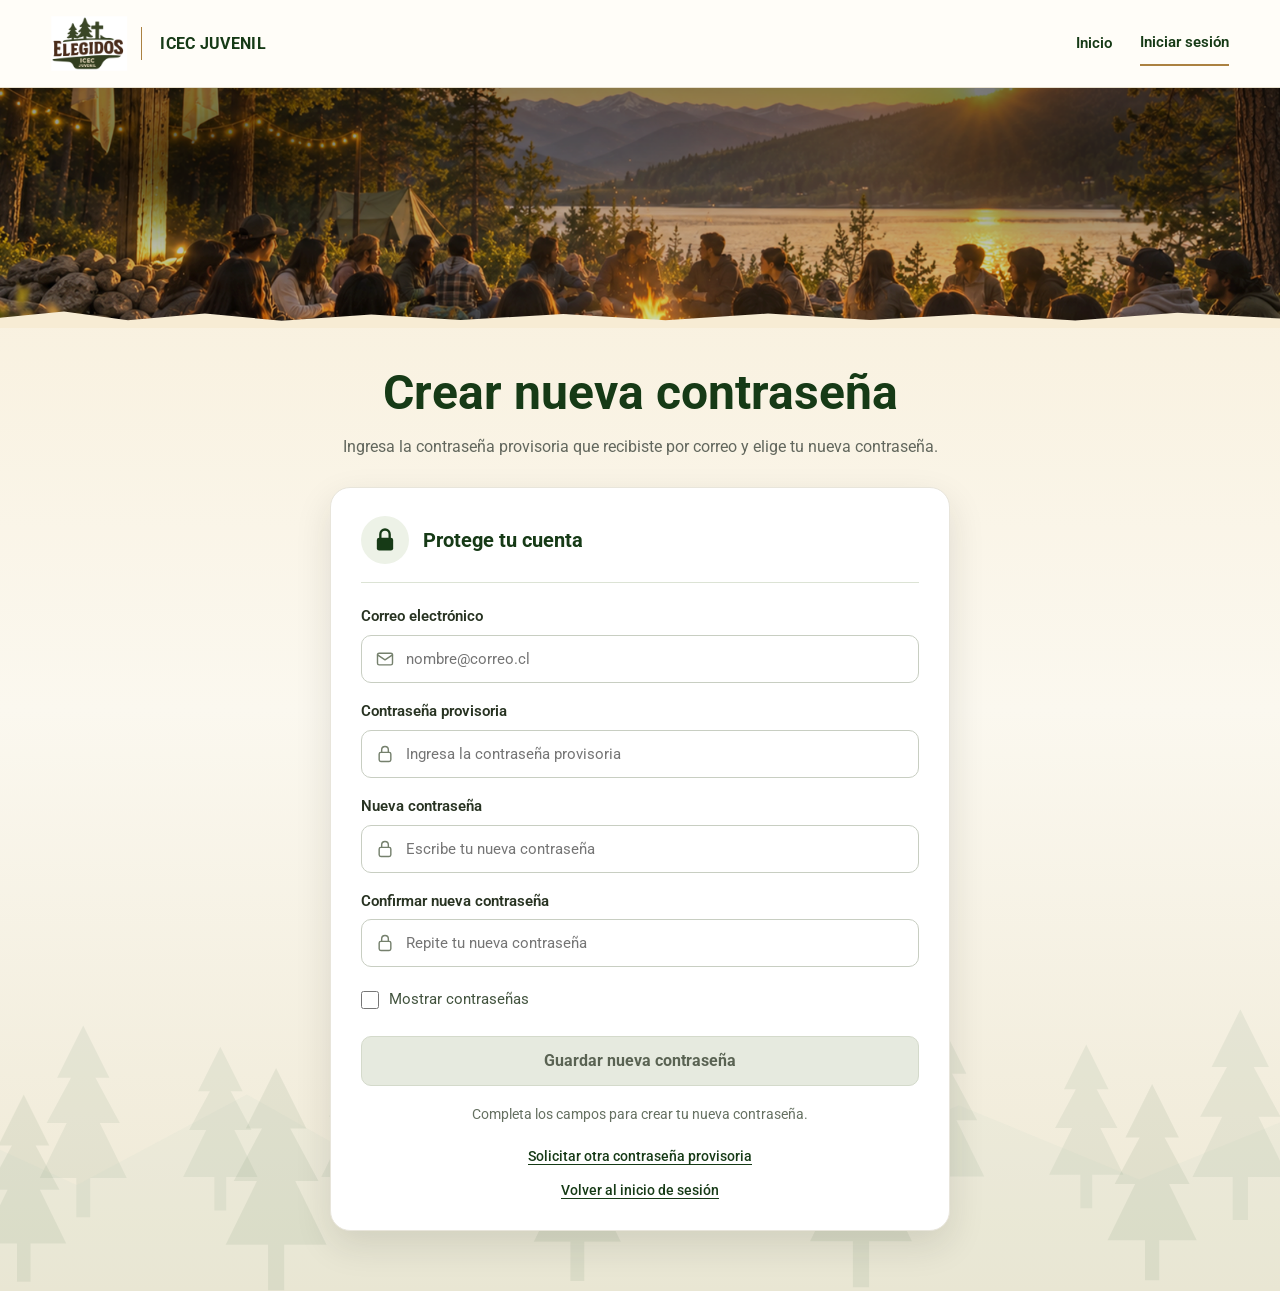
<file: Frontend/nueva-contrasena.html>
<!DOCTYPE html>
<html lang="es">

<head>
    <!-- Configuración general -->
    <meta charset="UTF-8">

    <meta
        name="viewport"
        content="width=device-width, initial-scale=1.0">

    <title>Nueva contraseña | Elegidos ICEC Juvenil</title>

    <!-- Icono de la página -->
    <link
        rel="icon"
        type="image/png"
        href="Logos/logo-elegidos-blanco.jpg">

    <!-- Estilos generales -->
    <link rel="stylesheet" href="style.css">
</head>

<body class="pagina-acreditacion pagina-login pagina-recuperacion pagina-nueva-clave">

    <!-- ==================================================
         ENCABEZADO PRINCIPAL
         ================================================== -->

    <header class="encabezado">

        <a href="index.html" class="marca">

            <img
                src="Logos/logo-elegidos.png"
                alt="Logo Elegidos ICEC Juvenil">

            <span>ICEC JUVENIL</span>

        </a>

        <nav
            class="menu-principal"
            aria-label="Navegación principal">

            <a href="index.html">
                Inicio
            </a>

            <a href="login.html">
                Iniciar sesión
            </a>

        </nav>

    </header>

        <!-- Fotografía del campamento -->
    <section
        class="banner-acreditacion banner-nueva-contrasena"
        aria-label="Campamento ICEC 2027">

        <img
            src="Logos/imagen.png"
            alt="Jóvenes reunidos alrededor de una fogata junto al lago">

    </section>

    <!-- ==================================================
         CREAR NUEVA CONTRASEÑA
         ================================================== -->

    <main class="contenido-login">

        <section
            class="seccion-login"
            aria-labelledby="titulo-nueva-contrasena">

            <!-- Presentación -->
            <div class="cabecera-login">

                <h2 id="titulo-nueva-contrasena">
                    Crear nueva contraseña
                </h2>

                <p>
                    Ingresa la contraseña provisoria que recibiste
                    por correo y elige tu nueva contraseña.
                </p>

            </div>

            <!-- Tarjeta del formulario -->
            <div class="tarjeta-login">

                <!-- Encabezado de la tarjeta -->
                <div class="cabecera-seguridad">

                    <span class="icono-seguridad" aria-hidden="true">
                        <svg viewBox="0 0 24 24">
                            <rect
                                x="5"
                                y="10"
                                width="14"
                                height="11"
                                rx="2">
                            </rect>

                            <path d="M8 10V7a4 4 0 0 1 8 0v3"></path>
                        </svg>
                    </span>

                    <h3>Protege tu cuenta</h3>

                </div>

                <form
                    id="formulario-nueva-contrasena"
                    class="formulario-login"
                    method="post">

                    <!-- Correo asociado a la cuenta -->
                    <div class="campo-login">

                        <label for="correo-nueva-contrasena">
                            Correo electrónico
                        </label>

                        <div class="control-login">

                            <svg
                                viewBox="0 0 24 24"
                                aria-hidden="true"
                                focusable="false">

                                <rect
                                    x="3"
                                    y="5"
                                    width="18"
                                    height="14"
                                    rx="2">
                                </rect>

                                <path d="m3 7 9 6 9-6"></path>

                            </svg>

                            <input
                                type="email"
                                id="correo-nueva-contrasena"
                                name="correo"
                                autocomplete="email"
                                placeholder="nombre@correo.cl"
                                required>

                        </div>

                    </div>

                    <!-- Contraseña provisoria -->
                    <div class="campo-login">

                        <label for="contrasena-provisoria">
                            Contraseña provisoria
                        </label>

                        <div class="control-login">

                            <svg
                                viewBox="0 0 24 24"
                                aria-hidden="true"
                                focusable="false">

                                <rect
                                    x="5"
                                    y="10"
                                    width="14"
                                    height="11"
                                    rx="2">
                                </rect>

                                <path
                                    d="M8 10V7a4 4 0 0 1 8 0v3">
                                </path>

                            </svg>

                            <input
                                type="password"
                                id="contrasena-provisoria"
                                name="contrasenaProvisoria"
                                autocomplete="one-time-code"
                                placeholder="Ingresa la contraseña provisoria"
                                spellcheck="false"
                                required>

                        </div>

                    </div>

                    <!-- Nueva contraseña -->
                    <div class="campo-login">

                        <label for="nueva-contrasena">
                            Nueva contraseña
                        </label>

                        <div class="control-login">

                            <svg
                                viewBox="0 0 24 24"
                                aria-hidden="true"
                                focusable="false">

                                <rect
                                    x="5"
                                    y="10"
                                    width="14"
                                    height="11"
                                    rx="2">
                                </rect>

                                <path
                                    d="M8 10V7a4 4 0 0 1 8 0v3">
                                </path>

                            </svg>

                            <input
                                type="password"
                                id="nueva-contrasena"
                                name="nuevaContrasena"
                                autocomplete="new-password"
                                placeholder="Escribe tu nueva contraseña"
                                required>

                        </div>

                    </div>

                    <!-- Confirmación de la nueva contraseña -->
                    <div class="campo-login">

                        <label for="confirmar-nueva-contrasena">
                            Confirmar nueva contraseña
                        </label>

                        <div class="control-login">

                            <svg
                                viewBox="0 0 24 24"
                                aria-hidden="true"
                                focusable="false">

                                <rect
                                    x="5"
                                    y="10"
                                    width="14"
                                    height="11"
                                    rx="2">
                                </rect>

                                <path
                                    d="M8 10V7a4 4 0 0 1 8 0v3">
                                </path>

                            </svg>

                            <input
                                type="password"
                                id="confirmar-nueva-contrasena"
                                name="confirmarNuevaContrasena"
                                autocomplete="new-password"
                                placeholder="Repite tu nueva contraseña"
                                required>

                        </div>

                    </div>

                    <!-- Mostrar u ocultar las contraseñas -->
                    <label class="opcion-mostrar-contrasenas">

                        <input
                            type="checkbox"
                            id="mostrar-contrasenas">

                        <span>Mostrar contraseñas</span>

                    </label>

                    <!-- Botón pendiente de conectar -->
                    <button
                        type="submit"
                        id="guardar-nueva-contrasena"
                        class="boton-login"
                        aria-describedby="mensaje-nueva-contrasena"
                        disabled>

                        Guardar nueva contraseña

                    </button>

                    <!-- Mensajes del formulario -->
                    <p
                        id="mensaje-nueva-contrasena"
                        role="status"
                        aria-live="polite">

                        Completa los campos para crear tu nueva contraseña.

                    </p>

                </form>

                <!-- Solicitar otra contraseña provisoria -->
                <div class="volver-login">

                    <a href="recuperar-contrasena.html">
                        Solicitar otra contraseña provisoria
                    </a>

                </div>

                <!-- Regreso al inicio de sesión -->
                <div class="volver-login">

                    <a href="login.html">
                        Volver al inicio de sesión
                    </a>

                </div>

            </div>

        </section>

    </main>

    <!-- Funciones del formulario -->
    <script src="nueva-contrasena.js"></script>

</body>

</html>
</file>
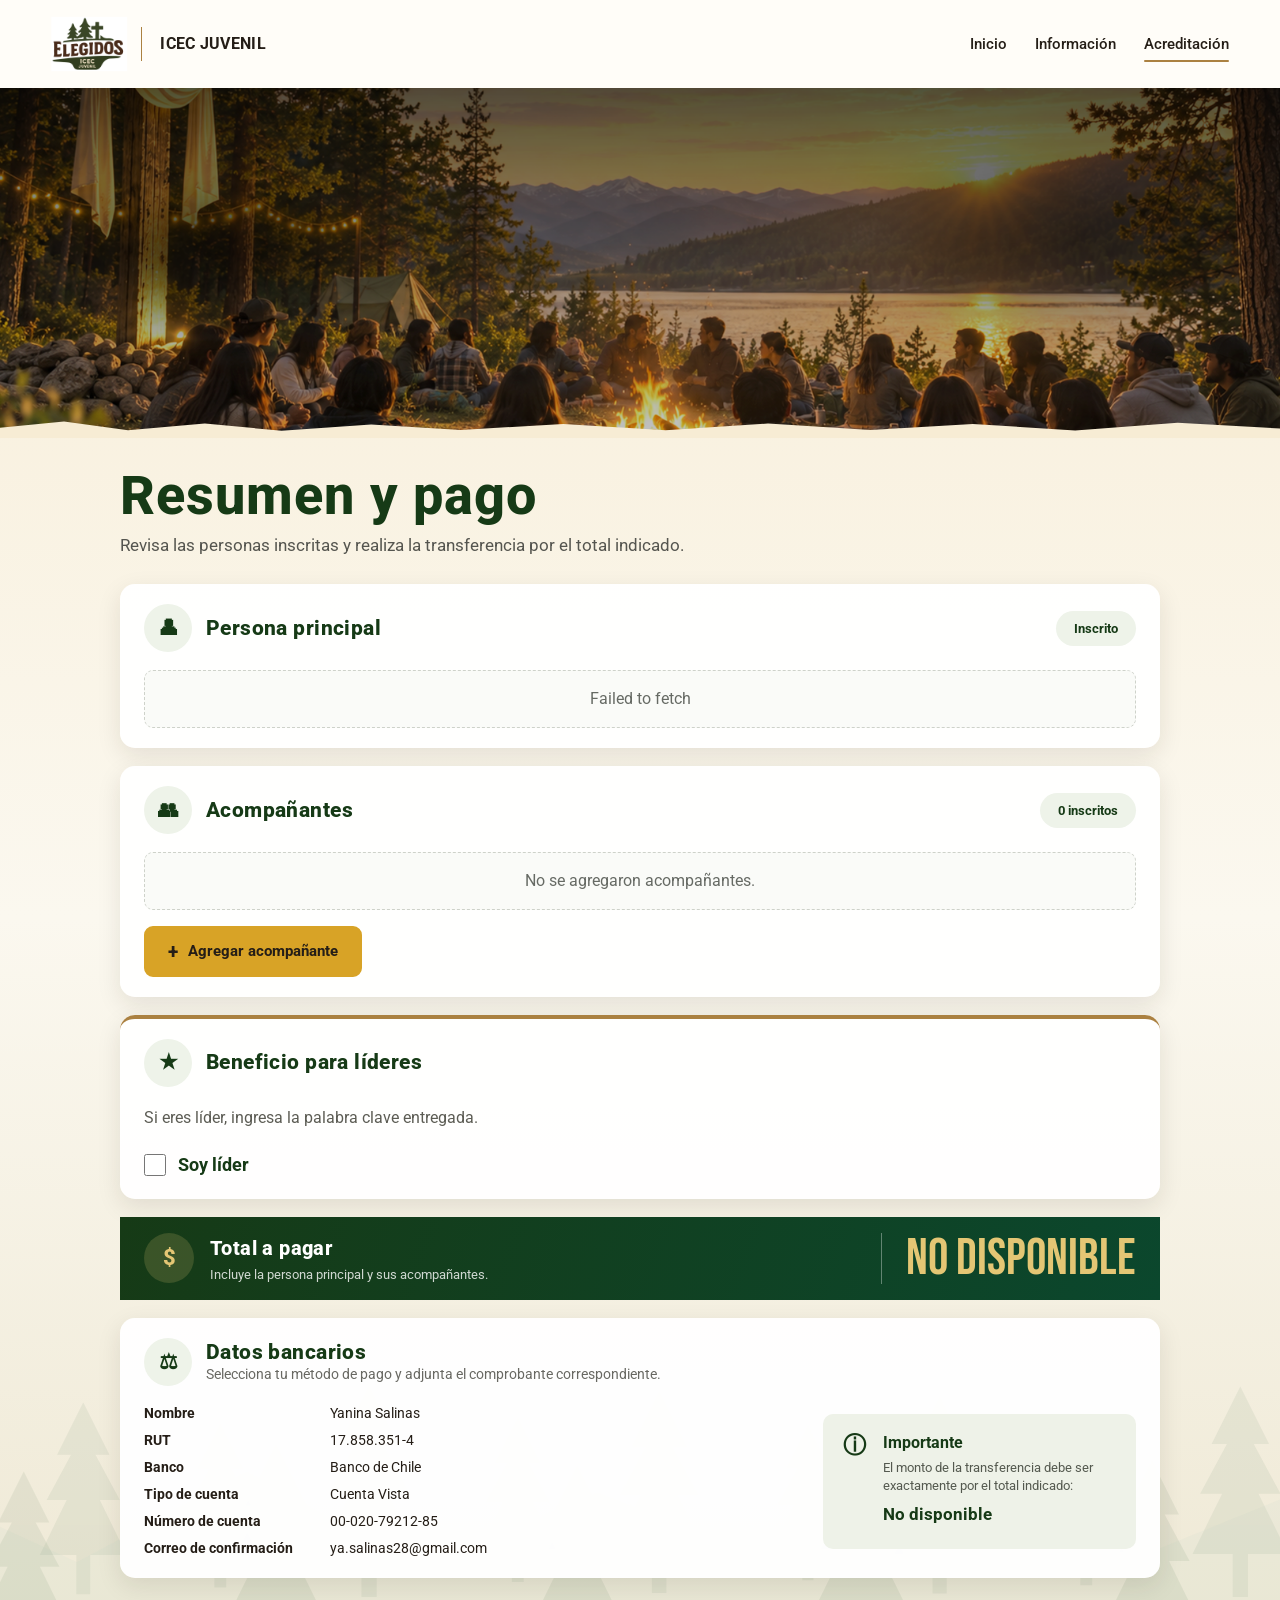
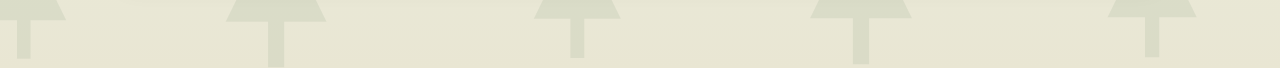
<file: Frontend/pago.html>
<!DOCTYPE html>
<html lang="es">

<head>
    <!-- Configuración general -->
    <meta charset="UTF-8">

    <meta
        name="viewport"
        content="width=device-width, initial-scale=1.0">

    <title>Resumen y pago | Elegidos ICEC Juvenil</title>

    <!-- Archivo general de estilos -->
    <link rel="stylesheet" href="style.css">
</head>

<body class="pagina-pago">

    <!-- ==================================================
         ENCABEZADO Y MENÚ PRINCIPAL
         ================================================== -->

    <header class="encabezado">

        <!-- Identidad de ICEC Juvenil -->
        <a href="index.html" class="marca">

            <img
                src="Logos/logo-elegidos.png"
                alt="Logo Elegidos ICEC Juvenil">

            <span>ICEC Juvenil</span>

        </a>

        <!-- Navegación principal -->
        <nav
            class="menu-principal"
            aria-label="Navegación principal">

            <a href="index.html">
                Inicio
            </a>

            <a href="informacion.html">
                Información
            </a>

            <a
                href="login.html"
                aria-current="page">
                Acreditación
            </a>

          

        </nav>

    </header>


    <!-- ==================================================
         BANNER DEL CAMPAMENTO
         ================================================== -->

    <section
        class="banner-acreditacion banner-pago"
        aria-label="Campamento ICEC Juvenil">

        <img
            src="Logos/imagen.png"
            alt="">

    </section>


    <!-- ==================================================
         CONTENIDO PRINCIPAL
         ================================================== -->

    <main class="contenido-pago">

        <!-- Presentación de la página -->
        <header class="cabecera-pago">

            <h1>Resumen y pago</h1>

            <p>
                Revisa las personas inscritas y realiza la transferencia
                por el total indicado.
            </p>

        </header>


        <!-- ==================================================
             PERSONA PRINCIPAL
             ================================================== -->

        <section
            class="tarjeta-pago"
            aria-labelledby="titulo-persona-principal">

            <!-- Encabezado de la tarjeta -->
            <div class="cabecera-tarjeta-pago">

                <div
                    class="icono-tarjeta-pago"
                    aria-hidden="true">
                    &#128100;&#65038;
                </div>

                <h2 id="titulo-persona-principal">
                    Persona principal
                </h2>

                <span class="estado-inscripcion">
                    Inscrito
                </span>

            </div>

            <!-- Información generada mediante JavaScript -->
            <div
                id="resumen-personal-principal"
                class="resumen-persona-pago">

                <p class="mensaje-cargando-pago">
                    Cargando información...
                </p>

            </div>

        </section>


        <!-- ==================================================
             ACOMPAÑANTES
             ================================================== -->

        <section
            class="tarjeta-pago"
            aria-labelledby="titulo-resumen-acompanantes">

            <!-- Encabezado de la tarjeta -->
            <div class="cabecera-tarjeta-pago">

                <div
                    class="icono-tarjeta-pago"
                    aria-hidden="true">
                    &#128101;&#65038;
                </div>

                <h2 id="titulo-resumen-acompanantes">
                    Acompañantes
                </h2>

                <span
                    id="cantidad-acompanantes-pago"
                    class="estado-inscripcion">
                    0 inscritos
                </span>

            </div>

            <!-- Lista generada mediante JavaScript -->
        <div
            id="resumen-acompanantes"
            class="resumen-acompanantes-pago">

                <p class="mensaje-sin-datos-pago">
                    No se agregaron acompañantes.
                </p>

        </div>

    <!-- Permite agregar acompañantes antes de realizar el pago -->
    <a
        href="acompanantes.html"
        class="boton-agregar-acompanante-pago">

        <span aria-hidden="true">+</span>
            Agregar acompañante

    </a>

</section>
            

        </section>

            <!-- ==================================================
                BENEFICIO PARA LÍDERES
             ================================================== -->

        <section
            class="tarjeta-pago tarjeta-beneficio-lider"
            aria-labelledby="titulo-beneficio-lider">

            <div class="cabecera-tarjeta-pago">

                <div
                    class="icono-tarjeta-pago"
                    aria-hidden="true">
                    ★
                </div>

                <h2 id="titulo-beneficio-lider">
                    Beneficio para líderes
                </h2>

            </div>

            <p class="descripcion-beneficio-lider">
                Si eres líder, ingresa la palabra clave
                entregada.
            </p>

            <!-- Casilla que mostrará el campo de la clave -->
            <label class="casilla-soy-lider">

                <input
                    type="checkbox"
                    id="soy-lider"
                    aria-controls="campos-clave-lider">

                <span>Soy líder</span>

            </label>

            <!-- Se mostrará al marcar “Soy líder” -->
            <div
                id="campos-clave-lider"
                class="campos-clave-lider"
                hidden>

                <label for="clave-lider">
                    Palabra clave
                </label>

                <div class="fila-clave-lider">

                    <input
                        type="password"
                        id="clave-lider"
                        name="claveLider"
                        placeholder="Ingresa la palabra clave"
                        autocomplete="off"
                        spellcheck="false"
                        aria-describedby="ayuda-clave-lider">

                    <button
                        type="button"
                        id="validar-clave-lider"
                        class="boton-validar-clave-lider">
                        Validar clave
                    </button>

                </div>

                <p id="ayuda-clave-lider">
                    El beneficio se aplicará después
                    de validar la clave.
                </p>

                <!-- Resultado de la validación -->
                <p
                    id="mensaje-clave-lider"
                    role="status"
                    aria-live="polite">
                </p>

            </div>

        </section>


        <!-- ==================================================
             TOTAL DE LA INSCRIPCIÓN
             ================================================== -->

        <section
            class="resumen-total-pago"
            aria-labelledby="titulo-total-pago">

            <div
                class="icono-total-pago"
                aria-hidden="true">
                $
            </div>

            <div class="texto-total-pago">

                <h2 id="titulo-total-pago">
                    Total a pagar
                </h2>

                <p id="detalle-total-inscripciones">
                    Incluye la persona principal y sus acompañantes.
                </p>

            </div>

            <p
                id="total-acreditacion"
                class="monto-total-pago">
                $0
            </p>

        </section>


        <!-- ==================================================
             DATOS BANCARIOS
             ================================================== -->

        <section
            class="tarjeta-pago"
            aria-labelledby="titulo-datos-bancarios">

            <!-- Encabezado de la tarjeta -->
            <div class="cabecera-tarjeta-pago">

                <div
                    class="icono-tarjeta-pago"
                    aria-hidden="true">
                    &#9878;
                </div>

                <div class="texto-cabecera-tarjeta-pago">

                    <h2 id="titulo-datos-bancarios">
                        Datos bancarios
                    </h2>

                    <p>
                        Realiza la transferencia por el total indicado
                        a la siguiente cuenta.
                    </p>

                </div>

            </div>

            <div class="contenido-datos-bancarios">

                <!-- Datos reales para la transferencia -->
                <dl class="lista-datos-bancarios">

                    <div>
                        <dt>Nombre</dt>
                        <dd>Yanina Salinas</dd>
                    </div>

                    <div>
                        <dt>RUT</dt>
                        <dd>17.858.351-4</dd>
                    </div>

                    <div>
                        <dt>Banco</dt>
                        <dd>Banco de Chile</dd>
                    </div>

                    <div>
                        <dt>Tipo de cuenta</dt>
                        <dd>Cuenta Vista</dd>
                    </div>

                    <div>
                        <dt>Número de cuenta</dt>
                        <dd>00-020-79212-85</dd>
                    </div>

                    <div>
                        <dt>Correo de confirmación</dt>
                        <dd>ya.salinas28@gmail.com</dd>
                    </div>

                </dl>

                <!-- Advertencia sobre el monto -->
                <aside class="aviso-transferencia">

                    <div
                        class="icono-aviso-transferencia"
                        aria-hidden="true">
                        &#9432;
                    </div>

                    <div>

                        <strong>Importante</strong>

                        <p>
                            El monto de la transferencia debe ser
                            exactamente por el total indicado:
                        </p>

                        <strong
                            id="total-transferencia-bancaria"
                            class="total-transferencia-bancaria">
                            $0
                        </strong>

                    </div>

                </aside>

            </div>

        </section>


        <!-- ==================================================
             COMPROBANTE DE TRANSFERENCIA
             ================================================== -->

        <form
            id="formulario-comprobante"
            class="formulario-comprobante">

            <fieldset
                class="tarjeta-pago"
                aria-labelledby="titulo-comprobante">

                <legend class="texto-oculto">
                    Comprobante de transferencia
                </legend>

                <!-- Encabezado de la tarjeta -->
                <div class="cabecera-tarjeta-pago">

                    <div
                        class="icono-tarjeta-pago"
                        aria-hidden="true">
                        &#9638;
                    </div>

                    <div class="texto-cabecera-tarjeta-pago">

                        <h2 id="titulo-comprobante">
                            Comprobante de transferencia
                        </h2>

                        <p>
                            Completa los datos y adjunta el comprobante
                            de tu transferencia.
                        </p>

                    </div>

                </div>

                <!-- Campos del comprobante -->
                <div
    class="campos-comprobante"
    id="campos-transferencia">
                    <!-- Selección del método de pago -->
<div class="campo campo-metodo-pago">

    <label for="metodo-pago">
        Método de pago
        <span class="obligatorio">*</span>
    </label>

    <select
        id="metodo-pago"
        name="metodoPago"
        required>

        <option value="">
            Selecciona tu método de pago
        </option>

        <option value="TRANSFERENCIA">
            Transferencia bancaria
        </option>

        <option value="EFECTIVO">
            Efectivo
        </option>

    </select>

</div>

                    <div class="campo" id="campo-titular-transferencia">

                        <label for="titular-tranferencia">
                            Nombre del titular
                            <span class="obligatorio">*</span>
                        </label>

                        <input
                            type="text"
                            id="titular-tranferencia"
                            name="titular-tranferencia"
                            autocomplete="name"
                            placeholder="Nombre completo del titular de la cuenta"
                            required>

                    </div>

                    <div class="campo" id="campo-fecha-transferencia">

                        <label for="fecha-transferencia">
                            Fecha del Pago
                            <span class="obligatorio">*</span>
                        </label>

                        <input
                            type="date"
                            id="fecha-transferencia"
                            name="fechaTransferencia"
                            required>

                    </div>

                    <div class="campo campo-archivo-comprobante">

                        <label for="comprobante-transferencia">
                            Comprobante
                            <span class="obligatorio">*</span>
                        </label>

                        <!-- Zona visible para seleccionar el archivo -->
                        <label
                            for="comprobante-transferencia"
                            class="zona-comprobante">

                            <span
                                class="icono-subir-comprobante"
                                aria-hidden="true">
                                ↑
                            </span>

                            <strong>
                                Haz clic para adjuntar tu comprobante
                            </strong>

                            <small>
                                PNG, JPG o PDF — máximo 5 MB
                            </small>

                        </label>

                        <input
                            type="file"
                            id="comprobante-transferencia"
                            name="comprobanteTransferencia"
                            class="entrada-comprobante"
                            accept=".jpg,.jpeg,.png,.pdf,image/jpeg,image/png,application/pdf"
                            required>

                        <!-- Nombre del archivo seleccionado -->
                        <p
                            id="nombre-archivo-comprobante"
                            class="nombre-archivo-comprobante"
                            aria-live="polite">
                        </p>

                    </div>

                </div>

                <!-- Confirmación de la transferencia -->
                <label class="casilla-confirmacion-pago">

                    <input
                        type="checkbox"
                        id="confirma-transferencia"
                        name="confirmarTransferencia"
                        required>

                    <span>
                        Confirmo que el comprobante corresponde al pago
                        de esta inscripción.
                    </span>

                </label>

            </fieldset>


            <!-- ==================================================
                 BOTONES FINALES
                 ================================================== -->

            <div class="acciones-pago">

                <a
                    href="acreditacion.html"
                    id="volver-formulario"
                    class="boton-volver-pago">

                    <span aria-hidden="true">←</span>
                    Volver y corregir
                </a>

                <button
                    type="submit"
                    class="boton-enviar-comprobante">

                    <span aria-hidden="true">➤</span>
                    Enviar comprobante
                </button>

            </div>

        </form>


        <!-- ==================================================
             ESTADO DE REVISIÓN DEL PAGO
             ================================================== -->

        <section
            id="estado-pago"
            class="tarjeta-pago estado-pago"
            aria-labelledby="titulo-estado-pago"
            hidden>

            <div class="cabecera-tarjeta-pago">

                <div
                    class="icono-tarjeta-pago"
                    aria-hidden="true">
                    ✓
                </div>

                <h2 id="titulo-estado-pago">
                    Estado del pago
                </h2>

            </div>

            <p id="mensaje-estado-pago">
                Comprobante pendiente de revisión.
            </p>

        </section>

    </main>


    <!-- Funciones de la página de pago -->
    <script src="pago.js"></script>
    <script src="perfil.js"></script>

    <script>
document.addEventListener("DOMContentLoaded", () => {
    const metodoPago = document.getElementById("metodo-pago");
    const campoTitular = document.getElementById("campo-titular-transferencia");
    const campoFecha = document.getElementById("campo-fecha-transferencia");

    const titular = document.getElementById("titular-tranferencia");
    const fecha = document.getElementById("fecha-transferencia");

    const titulo = document.getElementById("titulo-comprobante");
    const descripcion = document.querySelector(
        ".texto-cabecera-tarjeta-pago p"
    );

    if (!metodoPago || !campoTitular || !campoFecha) return;

    function actualizarFormulario() {
        const esTransferencia = metodoPago.value === "TRANSFERENCIA";
        const esEfectivo = metodoPago.value === "EFECTIVO";

        // Mostrar los campos exclusivos de transferencia
        campoTitular.style.display = esTransferencia ? "" : "none";
        campoFecha.style.display = esTransferencia ? "" : "none";

        // Ajustar los campos obligatorios
        titular.required = esTransferencia;
        fecha.required = esTransferencia;

        // Actualizar los textos
        titulo.textContent = "Comprobante de pago";

        if (esTransferencia) {
            descripcion.textContent =
                "Completa los datos y adjunta el comprobante de tu transferencia.";
        } else if (esEfectivo) {
            descripcion.textContent =
                "Adjunta una fotografía o PDF del vale firmado por un administrador.";
        } else {
            descripcion.textContent =
                "Selecciona tu método de pago y adjunta el comprobante correspondiente.";
        }
    }

    metodoPago.addEventListener("change", actualizarFormulario);

    actualizarFormulario();
});
</script>

</body>

</html>
</file>
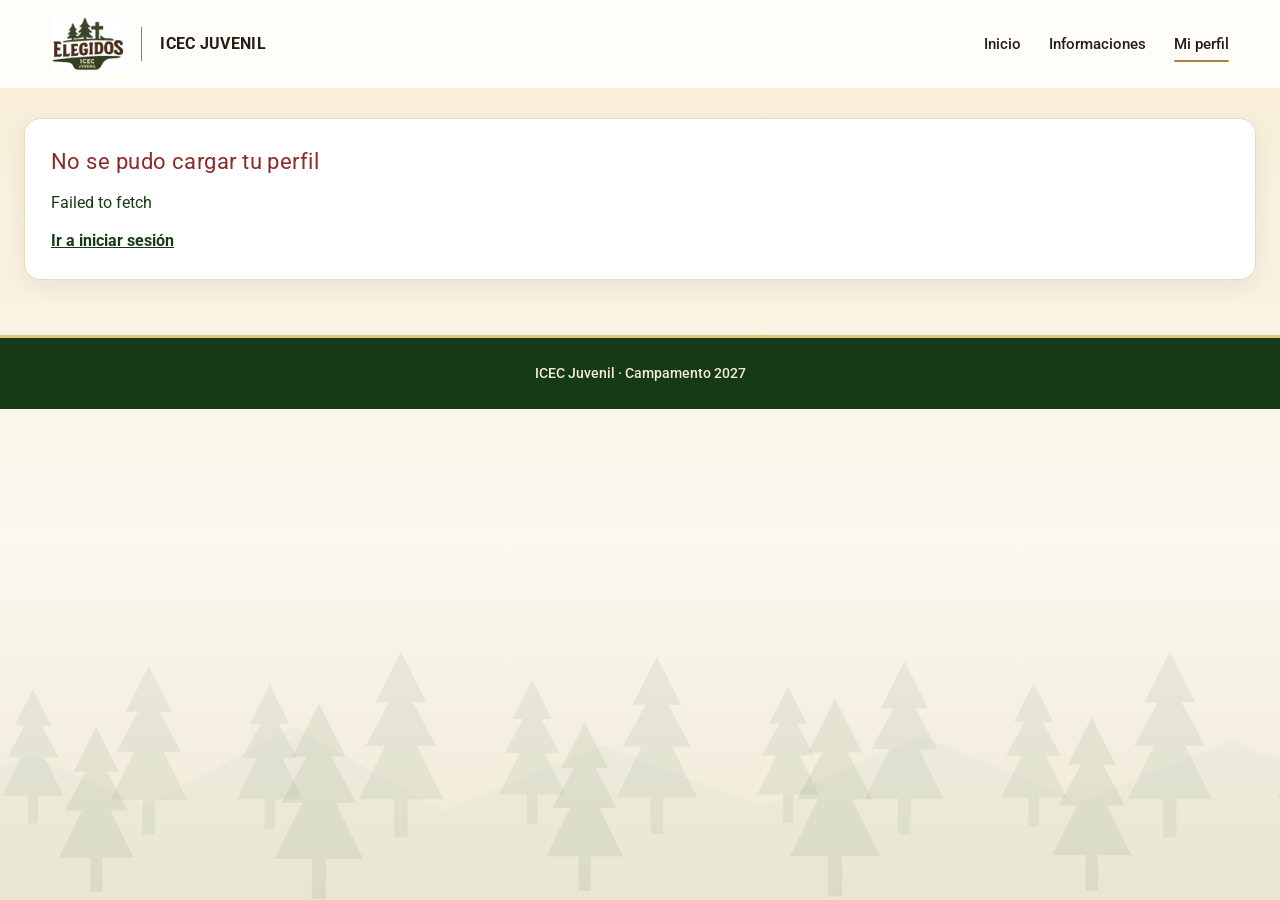
<file: Frontend/perfil.html>
<!DOCTYPE html>
<html lang="es">

<head>
    <!-- Configuración general -->
    <meta charset="UTF-8">

    <meta
        name="viewport"
        content="width=device-width, initial-scale=1.0">

    <title>Mi perfil | ICEC Juvenil 2027</title>

    <link
        rel="icon"
        type="image/png"
        href="Logos/logo-elegidos-blanco.jpg">

    <link rel="stylesheet" href="style.css?v=20261114-2">
</head>

<body class="pagina-perfil">

    <!-- ==================================================
         ENCABEZADO PRINCIPAL
         ================================================== -->

    <header class="encabezado">

        <a href="index.html" class="marca">

            <img
                src="Logos/logo-elegidos.png"
                alt="Logo ICEC Juvenil">

            <span>ICEC Juvenil</span>

        </a>

        <nav
            class="menu-principal"
            aria-label="Navegación principal">

            <a href="index.html">
                Inicio
            </a>

            <a href="informacion.html">
                Informaciones
            </a>

            <a href="perfil.html" aria-current="page">
                Mi perfil
            </a>

        </nav>

    </header>

    <!-- ==================================================
         CONTENIDO DEL PERFIL
         ================================================== -->

    <main class="contenido-perfil">

        <!-- Estado de carga -->
        <div id="perfil-cargando" role="status">
            Cargando información de tu perfil...
        </div>

        <!-- Mensaje de error -->
        <section id="perfil-error" role="alert" hidden>

            <h1>No se pudo cargar tu perfil</h1>

            <p id="perfil-error-mensaje"></p>

            <a href="login.html">
                Ir a iniciar sesión
            </a>

        </section>

        <!-- Información cargada mediante JavaScript -->
        <div id="perfil-contenido" hidden>

            <!-- Bienvenida del perfil -->
            <header class="cabecera-perfil">

                <div class="perfil-bienvenida">

                    <span class="perfil-etiqueta-campamento">
                        Campamento ICEC 2027
                    </span>

                    <h1 id="perfil-saludo">
                        Mi perfil
                    </h1>

                    <p>
                        Aquí encontrarás los detalles de tu inscripción.
                    </p>

                </div>

            </header>

            <div class="perfil-columnas">

                <!-- COLUMNA IZQUIERDA -->
                <div class="perfil-columna">

                    <!-- Datos personales -->
                    <section class="tarjeta-perfil">

                        <h2>
                            <span
                                class="icono-seccion-perfil"
                                aria-hidden="true">

                                <svg
                                    viewBox="0 0 24 24"
                                    width="24"
                                    height="24"
                                    fill="none"
                                    stroke="currentColor"
                                    stroke-width="1.8"
                                    stroke-linecap="round"
                                    stroke-linejoin="round">

                                    <circle cx="12" cy="8" r="4"></circle>
                                    <path d="M4 21v-2a8 8 0 0 1 16 0v2"></path>

                                </svg>

                            </span>

                            Mis datos personales
                        </h2>

                        <div id="perfil-datos-personales"></div>

                    </section>

                    <!-- Acompañantes -->
                    <section class="tarjeta-perfil">

                        <h2>
                            <span
                                class="icono-seccion-perfil"
                                aria-hidden="true">

                                <svg
                                    viewBox="0 0 24 24"
                                    width="24"
                                    height="24"
                                    fill="none"
                                    stroke="currentColor"
                                    stroke-width="1.8"
                                    stroke-linecap="round"
                                    stroke-linejoin="round">

                                    <circle cx="9" cy="8" r="3"></circle>
                                    <path d="M3 21v-2a6 6 0 0 1 12 0v2"></path>
                                    <path d="M16 5a3 3 0 0 1 0 6"></path>
                                    <path d="M18 14a6 6 0 0 1 3 5v2"></path>

                                </svg>

                            </span>

                            Mis acompañantes
                        </h2>

                        <div id="perfil-acompanantes"></div>

                    </section>

                </div>

                <!-- COLUMNA DERECHA -->
                <div class="perfil-columna">

                    <!-- Estado de acreditación -->
                    <section class="tarjeta-perfil">

                        <h2>
                            <span
                                class="icono-seccion-perfil"
                                aria-hidden="true">

                                <svg
                                    viewBox="0 0 24 24"
                                    width="24"
                                    height="24"
                                    fill="none"
                                    stroke="currentColor"
                                    stroke-width="1.8"
                                    stroke-linecap="round"
                                    stroke-linejoin="round">

                                    <path d="M12 3 4 6v6c0 5 8 9 8 9s8-4 8-9V6z"></path>
                                    <path d="m8 12 3 3 5-6"></path>

                                </svg>

                            </span>

                            Mi acreditación
                        </h2>

                        <div id="perfil-acreditacion"></div>

                        

                    </section>

                    

                    <!-- Habitaciones asignadas -->
                    <section class="tarjeta-perfil">

                        <h2>
                            <span
                                class="icono-seccion-perfil"
                                aria-hidden="true">

                                <svg
                                    viewBox="0 0 24 24"
                                    width="24"
                                    height="24"
                                    fill="none"
                                    stroke="currentColor"
                                    stroke-width="1.8"
                                    stroke-linecap="round"
                                    stroke-linejoin="round">

                                    <path d="M3 18V6"></path>
                                    <path d="M3 14h18v7"></path>
                                    <path d="M3 18h18"></path>
                                    <path d="M3 21v-3"></path>
                                    <rect x="6" y="9" width="5" height="5" rx="1"></rect>
                                    <path d="M11 10h7a3 3 0 0 1 3 3v1"></path>

                                </svg>

                            </span>

                            Mis habitaciones
                        </h2>

                        <div id="perfil-habitaciones"></div>

                    </section>

                </div>

            </div>

        </div>

    </main>

        <!-- Pie de página -->
    <footer class="pie-perfil">
        <p>ICEC Juvenil · Campamento 2027</p>
    </footer>

    <!-- Menú circular -->
    <script src="perfil.js"></script>

    <!-- Información del participante -->
    <script src="perfil-pagina.js?v=20261114-2"></script>

</body>

</html>
</file>
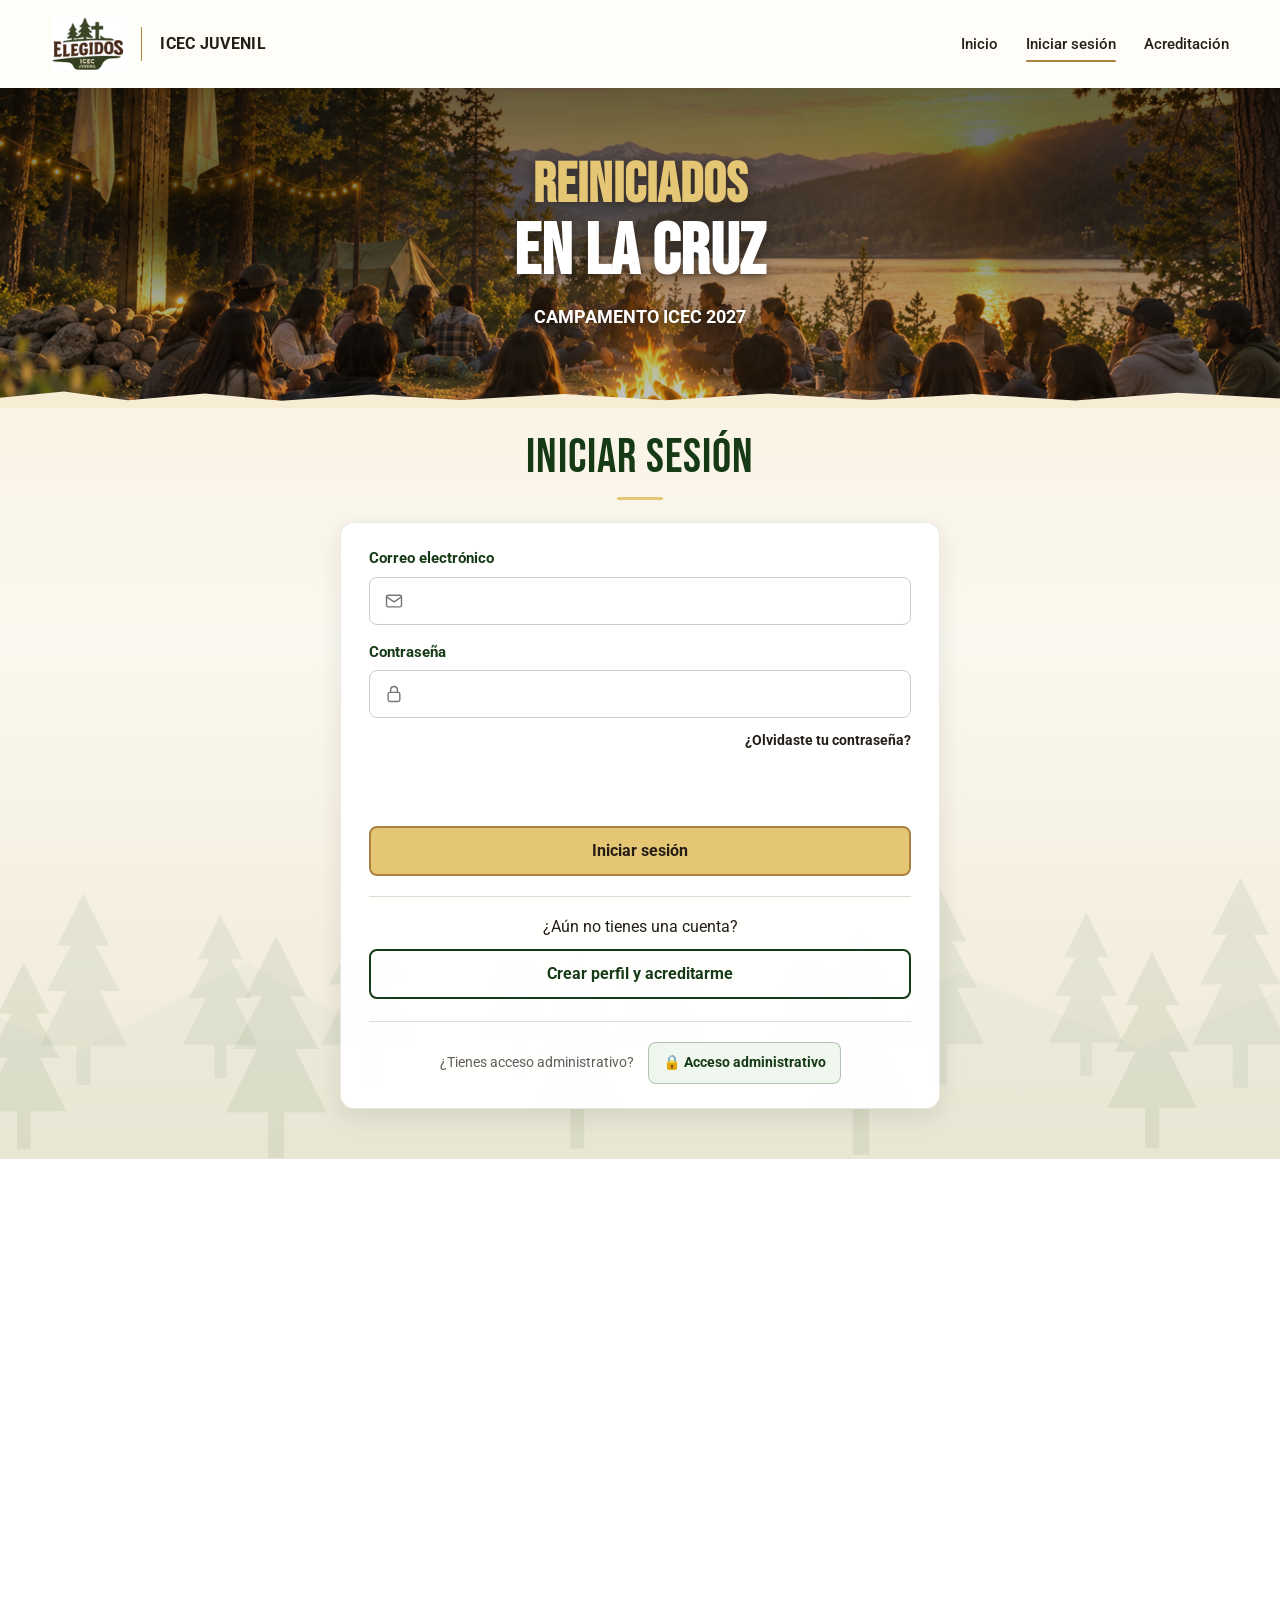
<file: Frontend/piezas.html>
<!DOCTYPE html>

<html lang="es">

<head>

    <!-- Configuración general de la página -->
    <meta charset="UTF-8">

    <meta
        name="viewport"
        content="width=device-width, initial-scale=1.0">

    <meta
        name="description"
        content="Selección de piezas para participantes acreditados del Campamento ICEC Juvenil 2027.">

    <title>
        Selección de pieza | Elegidos ICEC Juvenil
    </title>
    
    <!-- Logo mostrado en la pestaña del navegador -->
     <link 
        rel="icon" 
        type="image/png"
        href="Logos/logo-elegidos-blanco.jpg">


    <!-- Hoja de estilos principal -->
    <link
        rel="stylesheet"
        href="style.css">

    <!-- JavaScript de la selección de piezas -->
    <script
        src="piezas.js?v=20261113"
        defer>
    </script>

</head>


<body class="pagina-piezas">

    <!-- ==================================================
         ENCABEZADO Y MENÚ PRINCIPAL
         ================================================== -->

    <header class="encabezado">

        <!-- Logo y nombre de la organización -->
        <a
            href="index.html"
            class="marca">

            <img
                src="Logos/logo-elegidos.png"
                alt="Logo Elegidos ICEC Juvenil">

            <span class="nombre-marca">
                ICEC Juvenil
            </span>

        </a>


        <!-- Menú principal -->
        <nav
            class="menu-principal"
            aria-label="Navegación principal">

            <a href="index.html">
                Inicio
            </a>

            <a href="informacion.html">
                Información
            </a>

            <a
                href="piezas.html"
                aria-current="page">

                Escoger pieza
            </a>


        </nav>

    </header>


    <!-- ==================================================
         CONTENIDO PRINCIPAL
         ================================================== -->

    <main class="contenido-piezas">

        <!-- ==================================================
             PRESENTACIÓN DE LA PÁGINA
             ================================================== -->

        <section class="cabecera-piezas">

            <span class="etiqueta-piezas">
                Alojamiento
            </span>

            <h1>
                Selección de pieza
            </h1>

            <p>
                Elige una pieza disponible según el género registrado
                de cada participante.
            </p>

        </section>


        <!-- ==================================================
             SELECCIÓN DEL PARTICIPANTE
             ================================================== -->

        <section
            class="selector-participante-pieza"
            aria-labelledby="titulo-selector-participante">

            <!-- Explicación del selector -->
            <div class="informacion-selector-pieza">

                <h2 id="titulo-selector-participante">
                    Participante que será asignado
                </h2>

                <p>
                    Selecciona una persona para mostrar solamente las
                    piezas que le corresponden.
                </p>

                <!-- Género registrado de la persona seleccionada -->
                <div
                    class="informacion-genero-pieza"
                    aria-live="polite">

                    <span
                        id="genero-participante-pieza"
                        aria-hidden="true">
                        —
                    </span>

                    <span id="texto-genero-participante">
                        Primero selecciona un participante.
                    </span>

                </div>

            </div>


            <!-- Lista de participantes -->
            <div class="grupo-selector-participante">

                <label for="participante-pieza">
                    Persona que será asignada
                </label>

                <select id="participante-pieza">

                    <option value="">
                        Seleccione un participante
                    </option>

                </select>

            </div>

        </section>


        <!-- Mensaje de orientación -->
        <p
            id="mensaje-seleccion-pieza"
            aria-live="polite">

            Selecciona primero una persona para mostrar las piezas
            correspondientes.

        </p>


        <!-- ==================================================
             MAPA DE PIEZAS
             ================================================== -->

        <section
            class="seccion-mapa-piezas"
            aria-labelledby="titulo-mapa-piezas">

            <!-- Encabezado del mapa -->
            <div class="encabezado-mapa-piezas">

                <h2 id="titulo-mapa-piezas">
                    Piezas disponibles
                </h2>

                <span id="contador-piezas-disponibles">
                    17 piezas
                </span>

            </div>


            <!-- ==================================================
                 DISTRIBUCIÓN DE LAS PIEZAS
                 ================================================== -->

            <div id="mapa-piezas">

                <!-- ==============================================
                     PIEZAS PARA MUJERES
                     ============================================== -->

                <!-- Pieza M5 -->
                <button
                    type="button"
                    class="tarjeta-pieza"
                    data-codigo="M5"
                    data-nombre="Gracia"
                    data-genero="femenino"
                    data-capacidad="3"
                    data-disponibles="3"
                    aria-pressed="false">

                    <span class="codigo-pieza">
                        M5
                    </span>

                    <strong class="nombre-pieza">
                        Gracia
                    </strong>

                    <span class="capacidad-pieza">
                        3 personas
                    </span>

                    <span class="estado-pieza">
                        Disponible
                    </span>

                </button>


                <!-- Pieza M4 -->
                <button
                    type="button"
                    class="tarjeta-pieza"
                    data-codigo="M4"
                    data-nombre="Sangre de Cristo"
                    data-genero="femenino"
                    data-capacidad="3"
                    data-disponibles="3"
                    aria-pressed="false">

                    <span class="codigo-pieza">
                        M4
                    </span>

                    <strong class="nombre-pieza">
                        Sangre de Cristo
                    </strong>

                    <span class="capacidad-pieza">
                        3 personas
                    </span>

                    <span class="estado-pieza">
                        Disponible
                    </span>

                </button>


                <!-- Pieza M3 -->
                <button
                    type="button"
                    class="tarjeta-pieza"
                    data-codigo="M3"
                    data-nombre="Sacrificio"
                    data-genero="femenino"
                    data-capacidad="4"
                    data-disponibles="4"
                    aria-pressed="false">

                    <span class="codigo-pieza">
                        M3
                    </span>

                    <strong class="nombre-pieza">
                        Sacrificio
                    </strong>

                    <span class="capacidad-pieza">
                        4 personas
                    </span>

                    <span class="estado-pieza">
                        Disponible
                    </span>

                </button>


                <!-- Pieza M2 -->
                <button
                    type="button"
                    class="tarjeta-pieza"
                    data-codigo="M2"
                    data-nombre="Expiación"
                    data-genero="femenino"
                    data-capacidad="4"
                    data-disponibles="4"
                    aria-pressed="false">

                    <span class="codigo-pieza">
                        M2
                    </span>

                    <strong class="nombre-pieza">
                        Expiación
                    </strong>

                    <span class="capacidad-pieza">
                        4 personas
                    </span>

                    <span class="estado-pieza">
                        Disponible
                    </span>

                </button>


                <!-- Pieza M1 -->
                <button
                    type="button"
                    class="tarjeta-pieza"
                    data-codigo="M1"
                    data-nombre="Redención"
                    data-genero="femenino"
                    data-capacidad="4"
                    data-disponibles="4"
                    aria-pressed="false">

                    <span class="codigo-pieza">
                        M1
                    </span>

                    <strong class="nombre-pieza">
                        Redención
                    </strong>

                    <span class="capacidad-pieza">
                        4 personas
                    </span>

                    <span class="estado-pieza">
                        Disponible
                    </span>

                </button>

                <!-- Pasillo Mujeres -->
                <div
                    class="pasillo-mapa-piezas"
                    aria-label="Pasillo central">

                    Pasillo Mujeres

                </div>

                <!-- Pieza M6 -->
                <button
                    type="button"
                    class="tarjeta-pieza"
                    data-codigo="M6"
                    data-nombre="Perdón"
                    data-genero="femenino"
                    data-capacidad="4"
                    data-disponibles="4"
                    aria-pressed="false">

                    <span class="codigo-pieza">
                        M6
                    </span>

                    <strong class="nombre-pieza">
                        Perdón
                    </strong>

                    <span class="capacidad-pieza">
                        4 personas
                    </span>

                    <span class="estado-pieza">
                        Disponible
                    </span>

                </button>


                <!-- Pieza M7 -->
                <button
                    type="button"
                    class="tarjeta-pieza"
                    data-codigo="M7"
                    data-nombre="Reconciliación"
                    data-genero="femenino"
                    data-capacidad="4"
                    data-disponibles="4"
                    aria-pressed="false">

                    <span class="codigo-pieza">
                        M7
                    </span>

                    <strong class="nombre-pieza">
                        Reconciliación
                    </strong>

                    <span class="capacidad-pieza">
                        4 personas
                    </span>

                    <span class="estado-pieza">
                        Disponible
                    </span>

                </button>


                <!-- Pieza M8 -->
                <button
                    type="button"
                    class="tarjeta-pieza"
                    data-codigo="M8"
                    data-nombre="Justificación"
                    data-genero="femenino"
                    data-capacidad="4"
                    data-disponibles="4"
                    aria-pressed="false">

                    <span class="codigo-pieza">
                        M8
                    </span>

                    <strong class="nombre-pieza">
                        Justificación
                    </strong>

                    <span class="capacidad-pieza">
                        4 personas
                    </span>

                    <span class="estado-pieza">
                        Disponible
                    </span>

                </button>


                <!-- Pieza M9 -->
                <button
                    type="button"
                    class="tarjeta-pieza"
                    data-codigo="M9"
                    data-nombre="Amor de Dios"
                    data-genero="femenino"
                    data-capacidad="4"
                    data-disponibles="4"
                    aria-pressed="false">

                    <span class="codigo-pieza">
                        M9
                    </span>

                    <strong class="nombre-pieza">
                        Amor de Dios
                    </strong>

                    <span class="capacidad-pieza">
                        4 personas
                    </span>

                    <span class="estado-pieza">
                        Disponible
                    </span>

                </button>


                <!-- Pieza M10 -->
                <button
                    type="button"
                    class="tarjeta-pieza"
                    data-codigo="M10"
                    data-nombre="Sustitución"
                    data-genero="femenino"
                    data-capacidad="2"
                    data-disponibles="2"
                    aria-pressed="false">

                    <span class="codigo-pieza">
                        M10
                    </span>

                    <strong class="nombre-pieza">
                        Sustitución
                    </strong>

                    <span class="capacidad-pieza">
                        2 personas
                    </span>

                    <span class="estado-pieza">
                        Disponible
                    </span>

                </button>

                


                <!-- ==============================================
                     PIEZAS PARA HOMBRES
                     ============================================== -->

                <!-- Pieza H1 -->
                <button
                    type="button"
                    class="tarjeta-pieza"
                    data-codigo="H1"
                    data-nombre="Muerte y resurrección"
                    data-genero="masculino"
                    data-capacidad="2"
                    data-disponibles="2"
                    aria-pressed="false">

                    <span class="codigo-pieza">
                        H1
                    </span>

                    <strong class="nombre-pieza">
                        Muerte y resurrección
                    </strong>

                    <span class="capacidad-pieza">
                        2 personas
                    </span>

                    <span class="estado-pieza">
                        Disponible
                    </span>

                </button>


                <!-- Pieza H2 -->
                <button
                    type="button"
                    class="tarjeta-pieza"
                    data-codigo="H2"
                    data-nombre="Victoria"
                    data-genero="masculino"
                    data-capacidad="4"
                    data-disponibles="4"
                    aria-pressed="false">

                    <span class="codigo-pieza">
                        H2
                    </span>

                    <strong class="nombre-pieza">
                        Victoria
                    </strong>

                    <span class="capacidad-pieza">
                        4 personas
                    </span>

                    <span class="estado-pieza">
                        Disponible
                    </span>

                </button>


                <!-- Pieza H3 -->
                <button
                    type="button"
                    class="tarjeta-pieza"
                    data-codigo="H3"
                    data-nombre="Salvación"
                    data-genero="masculino"
                    data-capacidad="3"
                    data-disponibles="3"
                    aria-pressed="false">

                    <span class="codigo-pieza">
                        H3
                    </span>

                    <strong class="nombre-pieza">
                        Salvación
                    </strong>

                    <span class="capacidad-pieza">
                        3 personas
                    </span>

                    <span class="estado-pieza">
                        Disponible
                    </span>

                </button>


                <!-- Pieza H4 -->
                <button
                    type="button"
                    class="tarjeta-pieza"
                    data-codigo="H4"
                    data-nombre="Fe"
                    data-genero="masculino"
                    data-capacidad="3"
                    data-disponibles="3"
                    aria-pressed="false">

                    <span class="codigo-pieza">
                        H4
                    </span>

                    <strong class="nombre-pieza">
                        Fe
                    </strong>

                    <span class="capacidad-pieza">
                        3 personas
                    </span>

                    <span class="estado-pieza">
                        Disponible
                    </span>

                </button>

                


                <!-- Pieza H5 -->
                <button
                    type="button"
                    class="tarjeta-pieza"
                    data-codigo="H5"
                    data-nombre="Humildad y obediencia"
                    data-genero="masculino"
                    data-capacidad="3"
                    data-disponibles="3"
                    aria-pressed="false">

                    <span class="codigo-pieza">
                        H5
                    </span>

                    <strong class="nombre-pieza">
                        Humildad y obediencia
                    </strong>

                    <span class="capacidad-pieza">
                        3 personas
                    </span>

                    <span class="estado-pieza">
                        Disponible
                    </span>

                </button>

                <!-- Pasillo hombres -->
                <div
                    class="pasillo-mapa-piezas"
                    aria-label="Pasillo central">

                    Pasillo Hombres

                </div>


                <!-- Pieza H7 -->
                <button
                    type="button"
                    class="tarjeta-pieza pieza-ancha"
                    data-codigo="H7"
                    data-nombre="Nuevo pacto"
                    data-genero="masculino"
                    data-capacidad="6"
                    data-disponibles="6"
                    aria-pressed="false">

                    <span class="codigo-pieza">
                        H7
                    </span>

                    <strong class="nombre-pieza">
                        Nuevo pacto
                    </strong>

                    <span class="capacidad-pieza">
                        6 personas
                    </span>

                    <span class="estado-pieza">
                        Disponible
                    </span>

                </button>


                <!-- Baño malo -->
                <div
                    class="baño-piezas"
                    aria-label="Baño malo">

                    Baño no usable

                </div>


                <!-- Pieza H6 -->
                <button
                    type="button"
                    class="tarjeta-pieza pieza-ancha"
                    data-codigo="H6"
                    data-nombre="Cruz diaria"
                    data-genero="masculino"
                    data-capacidad="3"
                    data-disponibles="3"
                    aria-pressed="false">

                    <span class="codigo-pieza">
                        H6
                    </span>

                    <strong class="nombre-pieza">
                        Cruz diaria
                    </strong>

                    <span class="capacidad-pieza">
                        3 personas
                    </span>

                    <span class="estado-pieza">
                        Disponible
                    </span>

                </button>

            </div>
            <!-- Fin de #mapa-piezas -->


            <!-- ==================================================
                 LEYENDA DEL MAPA
                 ================================================== -->

            <div
                class="leyenda-piezas"
                aria-label="Leyenda de disponibilidad de las piezas">

                <span class="item-leyenda-pieza">

                    <span
                        class="punto-leyenda punto-disponible">
                    </span>

                    Disponible

                </span>


                <span class="item-leyenda-pieza">

                    <span
                        class="punto-leyenda punto-seleccionada">
                    </span>

                    Ocupación parcial

                </span>


                <span class="item-leyenda-pieza">

                    <span
                        class="punto-leyenda punto-completa">
                    </span>

                    Completa

                </span>


                <span class="item-leyenda-pieza">

                    <span
                        class="punto-leyenda punto-bloqueada">
                    </span>

                    No corresponde al género

                </span>

            </div>

        </section>


        <!-- ==================================================
             RESUMEN DE LA SELECCIÓN
             ================================================== -->

        <section
            class="resumen-seleccion-pieza"
            aria-labelledby="titulo-resumen-pieza">

            <div class="informacion-resumen-pieza">

                <h2 id="titulo-resumen-pieza">

                    Pieza seleccionada:

                    <span id="nombre-pieza-seleccionada">
                        Ninguna
                    </span>

                </h2>

                <p id="cupos-pieza-seleccionada">
                    Selecciona una pieza disponible para continuar.
                </p>

            </div>


            <button
                type="button"
                id="boton-confirmar-pieza"
                disabled>

                Confirmar pieza

            </button>

        </section>


        <!-- ==================================================
             ENLACE PARA VOLVER
             ================================================== -->

        <div class="volver-desde-piezas">

            <a href="informacion.html">
                Volver a la información
            </a>

        </div>

    </main>
<script src="perfil.js"></script>
</body>

</html>
</file>
<file: style.css>
/* Colores principales */

:root{
    --verde-bosque: #31451f;
    --cafe-tierra: #5a2f1e;
    --crema: #f7ecd4;
    --blanco: #ffffff;
    --texto: #25251f;
}

/* Elimina los espacios automáticos del navegador*/

*{
    margin: 0;
    padding: 0;
    box-sizing: border-box;
}

/* Estilos generales de la pagina*/

body{
    font-family: Arial, sans-serif; 
    background-color: var(--crema);
    color: var(--texto);
    line-height: 1.5;
}

/*Barra superior de navegación*/

.encabezado{
    width: min(1180px, calc(100% - 32px));
    margin: 24px auto 0;
    padding: 14px 24px;
    background-color: var(--blanco);
    border: 2px solid var(--verde-bosque);
    border-radius: 18px;
    box-shadow: 0 8px 24px rgba(49, 69, 31, 0.12);

    display: flex;
    align-items: center;
    justify-content: space-between;
    gap: 24px;
}

/*Agrupar el logo y el nombre del campamento*/

.marca{
    display: flex;
    align-items: center;
    gap: 14px;
    color: var(--verde-bosque);
    text-decoration: none;
}

/* tamaño del logo*/

.marca img{
    width: 170px;
    height: 90px;
    object-fit: contain;
}

/*Nombre ubicado al lado del logo*/

.marca span{
    max-width: 150px;
    font-size: 0.95rem;
    font-weight: bold;
    line-height: 1.2;
    text-transform: uppercase;
}

/*Barra superior de la página*/

.encabezado{
    width: min(1180px, calc(100%- 32px));
    margin: 24px auto 0;
    padding: 14px 24px;
    background-color: var(--blanco);
    border: 2px solid var(--verde-bosque);
    border-radius: 18px;
    box-shadow: 0 8px 24px rgba(49, 69, 31, 0.12);

    display: flex;
    align-items: center;
    justify-content: space-between;
    gap: 24px;
}

/*Agrupa el logo y el nombre permanente*/

.marca{
    display: flex;
    align-items: center;
    gap: 12px;
    color: var(--verde-bosque);
    text-decoration: none;
}

/*Tamaño del logo */

.marca img{
    width: 170px;
    height: 90px;
    object-fit: contain;
}

/*Texto Elegidos ICEC Juvenil*/

.marca span{
    max-width: 140px;
    font-size: 16px;
    font-weight: bold;
    line-height: 1.2;
    text-transform: uppercase;
}

/* Se organizan los enlaces de menu*/

.menu-principal{
    display: flex;
    align-items: center;
    justify-content: flex-end;
    gap: 8px;
    flex-wrap: wrap;
}

/*Aparencia de cada enlace*/

.menu-principal a {
    padding: 10px 12px;
    color: var(--cafe-tierra);
    font-size: 16px;
    font-weight: bold;
    text-decoration: none;
    border-radius: 999px;
    transition: background-color 0.2s, color 0.2s;
}

/*Cambio visual al pasar el mouse o usar el teclado*/

.menu-principal a:hover,
.menu-principal a:focus-visible{
    color: var(--blanco);
    background-color: var(--verde-bosque);
    outline: none;
}
/*Limita el ancho del contenido*/

main{
    width: min(1180px, calc(100% - 32px));
    margin: 0 auto;
}

/* Portada del campamento actual */

.portada{
    min-height: 560px;
    margin: 24px 0 48px;
    padding: clamp(32px, 6vw, 72px);
    color: var(--blanco);

    background: 
        radial-gradient(
            circle at 85% 15%, 
             rgba(247, 236, 212, 0.20),
             transparent 30%
        ),
        linear-gradient(
            135deg,
            var(--verde-bosque),
            #1f2e17 55%,
            var(--cafe-tierra)
        );
    border-radius: 28px;
    box-shadow: 0 20px 45px rgba(49, 69, 31, 0.20);

    display: grid;
    grid-template-columns: 1.1fr 0.9fr;
    align-items: center;
    gap: 48px;
    overflow: hidden;
}

/*Texto de la portada*/

.etiqueta{
    display: inline-block;
    margin-bottom: 16px;
    padding: 7px 14px;
    color: var(--verde-bosque);
    background-color: var(--crema);
    border-radius: 999px;
    font-size: 14px;
    font-weight: bold;
    text-transform: uppercase;
    letter-spacing: 1px;
}

.portada h1{
    max-width: 650px;
    margin-bottom: 20px;
    font-size: clamp(44px, 7vw, 82px);
    line-height: 0.95;
}

.descripcion{
    max-width: 560px;
    margin-bottom: 30px;
    color: #f5eddc;
    font-size: 19px;
}

/*Botones principales*/
.acciones-portada{
    display: flex;
    gap: 14px;
    flex-wrap: wrap;
}

.boton{
    display: inline-flex;
    align-items: center;
    justify-content: center;
    min-height: 48px;
    padding: 12px 22px;
    border: 2px solid transparent;
    border-radius: 12px;
    font-weight: bold;
    text-decoration: none;
    transition: transform 0.2s, background-color 0.2s;
}

.boton:hover{
    transform: translateY(-2px);
}

/*Boton principal de acreditacion*/

.boton-principal{
    color: var(--verde-bosque);
    background-color: #e0a13a;
    border-color: #e0a13a;
    box-shadow: 0 8px 20px rgba(0, 0, 0, 0.20);
}

.boton-principal:hover{
    background-color: #f0b956;
    border-color: #f0b956; ;
}

.boton-secundario{
    color: var(--blanco);
    border-color: var(--crema);
    background-color: transparent;
}
.boton:focus-visible{
    outline: 3px solid var(--blanco);
    outline-offset: 3px;
}
/*Frase bíblica destacada*/
.versiculo{
    max-width: 560px;
    margin-bottom: 28px;
    padding-left: 18px;
    border-left: 4px solid var(--crema);
}

.versiculo cite{
    display: block;
    margin-top: 8px;
    color: var(--crema);
    font-size: 15px;
    font-style: normal;
    font-weight: bold;
}

/*Color destacado del boton de acreditación*/

.acciones-portada .boton{
    color: var(--verde-bosque);
    background-color: #f2b84b;
    box-shadow: 0 8px 18px rgba(0, 0, 0, 0.20);
}

.acciones-portada .boton:hover{
    color: var(--blanco);
    background-color: var(--cafe-tierra);
    border-color: var(--blanco);
    transform: translateY(-3px);
}

/*Adaptacion e la pagina ( responsiva)*/
@media (max-width: 820px){
    .encabezado{
        flex-direction: column;
        align-items: stretch;
        padding: 16px;
    }

    .marca{
        justify-content: center;
    }

    .marca img {
        width: 130px;
        height: 72px;
    }

    .marca span{
        max-width: none;
    }

    .menu-principal{
        width: 100%;
        display: grid;
        grid-template-columns: repeat(2, minmax(0, 1fr));
        gap: 8px;
    }

    .menu-principal a{
        text-align: center;
        background-color: var(--crema);
    }

    .portada {
        min-height: auto;
        padding: 40px 28px;
        grid-template-columns: 1fr;
        gap: 32px;
    }

    .portada-logo{
        min-height: 200px;
    }
}

/* Ajustes adicionales para celulares pequeños */

@media (max-width:520px) {
    .encabezado {
        padding: 14px;
    }

    .portada{
        padding: 32px 22px;
        border-radius: 20px;
    }

    .portada h1{
        font-size: 44px;
    }
}
 /*Pestaña acreditacion*/
 .contenido-acreditacion{
    width: min(1100px, calc(100%- 32px));
    margin: 32px auto;
 }

 .acreditacion{
    background-color: var(--blanco);
    border: 2px solid var(--verde-bosque);
    border-radius: 24px;
    padding: 32px;
 }

 .cabecera-formulario {
    margin-bottom: 32px;
    text-align: center;
 }
 .cabecera-formulario p{
    margin: 8px 0;
 }

 .cabecera-formulario a{
    color: var(--cafe-tierra);
    font-weight: 700;
 }

 /*organizacion de las secciones del formulario*/
 .grupo-formulario{
    border: 1px solid var(--verde-bosque);
    border-radius: 16px;
    margin-bottom: 24px;
    padding: 24px;
 }

 .grupo-formulario legend{
    color: var(--verde-bosque);
    font-size: 1.25rem;
    font-weight: 700;
    padding: 0 10px;
 }

 .campos-grid{
    display: grid;
    grid-template-columns: repeat(2, minmax(0, 1fr));
    gap: 20px;
 }

 /*Campos del formulario*/
 .campo{
    display: flex;
    flex-direction: column;
    gap: 8px;
 }
 .campo label {
    color: var(--texto);
    font-weight: 700;
}

.campo input,
.campo select {
    width: 100%;
    border: 1px solid #9b9b91;
    border-radius: 10px;
    background-color: var(--blanco);
    color: var(--texto);
    font: inherit;
    padding: 12px 14px;
}

.campo input:focus,
.campo select:focus {
    border-color: var(--verde-bosque);
    outline: 3px solid rgba(49, 69, 31, 0.18);
}

.campo small {
    color: #66665f;
    font-size: 0.85rem;
}

/* Confirmación y botón para guardar el perfil */
.confirmacion-formulario {
    display: flex;
    align-items: center;
    justify-content: space-between;
    gap: 24px;
    margin-top: 28px;
}

.casilla-confirmacion {
    display: flex;
    align-items: center;
    gap: 10px;
    cursor: pointer;
}

.casilla-confirmacion input {
    width: 20px;
    height: 20px;
    flex-shrink: 0;
    accent-color: var(--verde-bosque);
}

.boton-guardar {
    border: 2px solid var(--crema);
    border-radius: 12px;
    background-color: #f2b84b;
    color: var(--verde-bosque);
    cursor: pointer;
    font: inherit;
    font-weight: 700;
    padding: 14px 22px;
}

.boton-guardar:hover {
    background-color: var(--cafe-tierra);
    color: var(--blanco);
}

/* Mantiene ocultos los campos condicionales */
[hidden] {
    display: none !important;
}

/* Adaptación del formulario para celulares y tablets */
@media (max-width: 820px) {
    .contenido-acreditacion {
        width: min(100% - 24px, 650px);
        margin: 20px auto;
    }

    .acreditacion {
        padding: 22px;
    }

    .campos-grid {
        grid-template-columns: 1fr;
    }

    .confirmacion-formulario {
        flex-direction: column;
        align-items: stretch;
    }

    .boton-guardar {
        width: 100%;
    }
}

@media (max-width: 520px) {
    .acreditacion {
        border-radius: 18px;
        padding: 16px;
    }

    .grupo-formulario {
        padding: 18px 14px;
    }
}

/* fecha y contador del campamento */
.fecha-campamento {
    color: var(--crema);
    font-size: 1.1rem;
    font-weight: 700;
    margin: 8px 0 14px;
}

.contador-campamento{
    display: inline-flex;
    align-items: center;
    flex-wrap: wrap;
    gap: 6px;
    border: 1px solid rgb(247, 236, 212, 0.5);
    border-radius: 999px;
    background-color: rgba(247, 236, 212, 0.12);
    color: var(--blanco);
    margin: 0 0 20px;
    padding: 10px 16px;
}

.contador-campamento strong{
   color: #f2b84b;
    font-size: 1.3rem;
}
</file>
<file: Frontend/style.css>
/* ==================================================
   1. TIPOGRAFÍAS Y COLORES
   ================================================== */

@import url("https://fonts.googleapis.com/css2?family=Bebas+Neue&family=Roboto:wght@400;500;600;700&display=swap");

:root {
    --color-oscuro: #251e17;
    --dorado-claro: #e4c674;
    --dorado-medio: #ab8141;
    --verde-principal: #3b9833;
    --verde-profundo: #163a16;
    --verde-intermedio: #245f21;
    --crema: #f7ecd4;
    --blanco: #ffffff;
    --texto: #251e17;
    --gris-borde: #9b9b91;
    --color-eliminar-hover: #7a3623;
    --color-fondo-tarjeta: #fffdf8;
}

/* ==================================================
   2. CONFIGURACIÓN GENERAL
   ================================================== */

* {
    margin: 0;
    padding: 0;
    box-sizing: border-box;
}

html {
    scroll-behavior: smooth;
}

body {
    min-height: 100vh;
    color: var(--texto);
    background-color: var(--crema);
    font-family: "Roboto", Arial, sans-serif;
    line-height: 1.5;
    overflow-x: hidden;
}

h1,
h2,
h3,
.grupo-formulario legend,
.subgrupo-acompanante legend {
    font-family: "Bebas Neue", "Arial Narrow", sans-serif;
    font-weight: 400;
    letter-spacing: 0.02em;
}

main {
    width: 100%;
    margin: 0;
}

img {
    max-width: 100%;
}

[hidden] {
    display: none !important;
}

/* ==================================================
   3. ENCABEZADO Y MENÚ PRINCIPAL
   ================================================== */

.encabezado {
    display: flex;
    align-items: center;
    justify-content: space-between;
    gap: 32px;
    width: 100%;
    min-height: 88px;
    margin: 0;
    padding: 12px clamp(24px, 4vw, 64px);
    background-color: var(--color-fondo-tarjeta);
    border: 0;
    border-radius: 0;
    box-shadow: none;
}

.marca {
    display: flex;
    align-items: center;
    flex-shrink: 0;
    gap: 14px;
    color: var(--color-oscuro);
    text-decoration: none;
}

.marca img {
    display: block;
    flex-shrink: 0;
    width: 190px;
    height: auto;
    max-width: none;
    margin: -27px -57px -26px;
    object-fit: contain;
    clip-path: inset(25% 30% 24% 30%);
}

.marca .nombre-marca,
.marca span {
    max-width: none;
    padding: 7px 0 7px 18px;
    color: var(--color-oscuro);
    border-left: 1px solid var(--dorado-medio);
    font-family: "Roboto", Arial, sans-serif;
    font-size: 1rem;
    font-weight: 700;
    letter-spacing: 0.02em;
    line-height: 1.2;
    text-transform: uppercase;
    white-space: nowrap;
}

.menu-principal {
    justify-content: space-between;
    flex-wrap: nowrap;
    gap: 24px;
    width: clamp(360px, 34vw, 680px);
    margin-left: auto;
}

.menu-principal a {
    position: relative;
    padding: 10px 0;
    color: var(--color-oscuro);
    background-color: transparent;
    font-size: 0.95rem;
    font-weight: 500;
    text-decoration: none;
    white-space: nowrap;
    transition: color 0.2s;
}

.menu-principal a:hover,
.menu-principal a:focus-visible {
    color: var(--dorado-medio);
    outline: none;
}

.menu-principal a[aria-current="page"]::after {
    content: "";
    position: absolute;
    right: 0;
    bottom: 3px;
    left: 0;
    height: 2px;
    background-color: var(--dorado-medio);
    border-radius: 999px;
}

/* ==================================================
   4. BOTONES GENERALES
   ================================================== */

.boton {
    display: inline-flex;
    align-items: center;
    justify-content: center;
    min-height: 48px;
    padding: 12px 22px;
    border: 2px solid transparent;
    border-radius: 12px;
    cursor: pointer;
    font: inherit;
    font-weight: 700;
    text-decoration: none;
    transition:
        transform 0.2s,
        color 0.2s,
        background-color 0.2s,
        border-color 0.2s;
}

.boton:hover {
    transform: translateY(-2px);
}

.boton:focus-visible {
    outline: 3px solid var(--dorado-claro);
    outline-offset: 3px;
}

.boton-secundario {
    color: var(--color-oscuro);
    background-color: var(--dorado-claro);
    border-color: var(--crema);
    box-shadow: 0 8px 18px rgba(37, 30, 23, 0.2);
}

.boton-secundario:hover {
    color: var(--blanco);
    background-color: var(--color-oscuro);
    border-color: var(--blanco);
}

/* ==================================================
   5. PORTADA DEL CAMPAMENTO
   ================================================== */

.portada {
    width: 100%;
    margin: 0;
    color: var(--blanco);
    background-color: var(--verde-profundo);
    border-radius: 0;
    box-shadow: none;
    overflow: hidden;
}

.titulo-oculto {
    position: absolute;
    width: 1px;
    height: 1px;
    margin: -1px;
    padding: 0;
    overflow: hidden;
    clip: rect(0, 0, 0, 0);
    white-space: nowrap;
    border: 0;
}

.portada .afiche-oficial {
    display: block;
    width: 100%;
    max-width: none;
    height: auto;
    margin: 0;
}

/* ==================================================
   6. INFORMACIÓN INFERIOR DE LA PORTADA
   ================================================== */

.portada-informacion {
    display: grid;
    grid-template-columns:
        minmax(300px, 0.9fr)
        minmax(620px, 1.8fr)
        minmax(390px, auto);
    align-items: center;
    gap: 18px;
    width: 100%;
    padding: 20px clamp(24px, 3vw, 48px);
    box-sizing: border-box;
    color: var(--blanco);
    background: linear-gradient(
        90deg,
        var(--verde-profundo),
        var(--verde-intermedio)
    );
}

/* Fecha del campamento */

.fecha-destacada {
    display: flex;
    align-items: center;
    gap: 16px;
    min-width: 0;
}

.icono-fecha {
    display: grid;
    place-items: center;
    flex: 0 0 54px;
    width: 54px;
    height: 54px;
    border: 2px solid var(--dorado-claro);
    border-radius: 12px;
    font-size: 28px;
    line-height: 1;
}

.portada-informacion .fecha-campamento {
    margin: 0;
    color: var(--blanco);
    font-size: clamp(1rem, 1.15vw, 1.2rem);
    font-weight: 700;
    line-height: 1.3;
    white-space: nowrap;
}

/* Resumen de acreditación, campamento y cupos */

.contador-campamento.contador-resumido {
    display: grid;
    grid-template-columns:
        minmax(270px, 1.45fr)
        minmax(155px, 0.75fr)
        minmax(190px, 0.9fr);
    align-items: stretch;
    gap: 12px;
    min-width: 0;
    width: 100%;
    margin: 0;
}

.contador-resumido .unidad-contador {
    display: grid;
    grid-template-columns: 42px minmax(0, 1fr);
    align-items: center;
    gap: 11px;
    min-width: 0;
    min-height: 72px;
    padding: 11px 13px;
    box-sizing: border-box;
    color: var(--blanco);
    background-color: rgba(0, 0, 0, 0.1);
    border: 1px solid rgba(255, 255, 255, 0.32);
    border-radius: 12px;
}

.icono-resumen-contador {
    display: grid;
    place-items: center;
    width: 42px;
    height: 42px;
    background-color: rgba(228, 198, 116, 0.14);
    border: 1px solid rgba(228, 198, 116, 0.68);
    border-radius: 11px;
    font-size: 1.15rem;
    line-height: 1;
}

.contenido-resumen-contador {
    display: flex;
    align-items: baseline;
    flex-wrap: wrap;
    gap: 4px 6px;
    min-width: 0;
}

.contador-resumido .contenido-resumen-contador strong {
    margin: 0;
    color: var(--blanco);
    font-size: 1.45rem;
    font-weight: 800;
    line-height: 1;
}

.contador-resumido .contenido-resumen-contador span {
    color: rgba(255, 255, 255, 0.92);
    font-size: 0.82rem;
    font-weight: 600;
    line-height: 1.25;
}

#estado-acreditacion {
    display: block;
    width: 100%;
    color: var(--blanco);
    font-size: clamp(1.05rem, 1.2vw, 1.22rem);
    font-weight: 800;
    line-height: 1.3;
    white-space: normal;
    overflow-wrap: normal;
}

.resumen-campamento .contenido-resumen-contador,
.resumen-cupos .contenido-resumen-contador {
    justify-content: flex-start;
}

/* Botones de acreditación */

.acciones-acreditacion {
    display: grid;
    grid-template-columns:
        minmax(170px, 1fr)
        minmax(210px, 1.2fr);
    align-items: stretch;
    min-width: 0;
}

.boton-acreditacion,
.boton-ingresar-acreditado {
    display: inline-flex;
    align-items: center;
    justify-content: center;
    min-height: 58px;
    padding: 12px 18px;
    box-sizing: border-box;
    border: 2px solid var(--blanco);
    border-radius: 14px;
    text-decoration: none;
    text-align: center;
    font-size: 1rem;
    font-weight: 700;
    line-height: 1.2;
    transition:
        background-color 0.2s ease,
        color 0.2s ease,
        border-color 0.2s ease,
        transform 0.2s ease;
}

.boton-acreditacion {
    color: var(--color-oscuro);
    background-color: var(--dorado-claro);
}

.boton-acreditacion:hover,
.boton-ingresar-acreditado:hover {
    transform: translateY(-2px);
}

.boton-acreditacion:hover {
    background-color: var(--dorado-medio);
}

.boton-acreditacion:focus-visible,
.boton-ingresar-acreditado:focus-visible {
    outline: 3px solid var(--dorado-claro);
    outline-offset: 4px;
}

.boton-acreditacion.deshabilitado,
.boton-acreditacion[aria-disabled="true"] {
    cursor: not-allowed;
    pointer-events: none;
    color: rgba(255, 255, 255, 0.72);
    background-color: #6f746d;
    border-color: rgba(255, 255, 255, 0.45);
    opacity: 0.86;
}

/* Portada en computadores medianos */

@media (max-width: 1500px) {
    .portada-informacion {
        grid-template-columns:
            minmax(280px, 1fr)
            minmax(390px, auto);
    }

    .contador-campamento.contador-resumido {
        grid-column: 1 / -1;
        grid-row: 2;
    }

    .acciones-acreditacion {
        grid-column: 2;
        grid-row: 1;
    }
}

/* Portada en tabletas */

@media (max-width: 960px) {
    .portada-informacion {
        grid-template-columns: 1fr;
        gap: 16px;
        padding: 22px;
    }

    .fecha-destacada {
        justify-content: center;
    }

    .portada-informacion .fecha-campamento {
        white-space: normal;
        text-align: center;
    }

    .contador-campamento.contador-resumido {
        grid-column: auto;
        grid-row: auto;
        grid-template-columns:
            minmax(240px, 1.3fr)
            minmax(145px, 0.8fr)
            minmax(180px, 1fr);
    }

    .acciones-acreditacion {
        grid-column: auto;
        grid-row: auto;
        width: min(100%, 500px);
        margin: 0 auto;
    }
}

/* Portada en celulares */

@media (max-width: 760px) {
    .contador-campamento.contador-resumido {
        grid-template-columns: 1fr;
    }

    .contador-resumido .unidad-contador {
        min-height: 66px;
    }
}

@media (max-width: 620px) {
    .portada-informacion {
        padding: 20px 16px;
    }

    .fecha-destacada {
        justify-content: flex-start;
    }

    .portada-informacion .fecha-campamento {
        text-align: left;
    }

    .acciones-acreditacion {
        grid-template-columns: 1fr;
        width: 100%;
    }

    .boton-acreditacion,
    .boton-ingresar-acreditado {
        width: 100%;
        min-width: 0;
    }
}

/* ==================================================
   7. INFORMACIÓN DEL CAMPAMENTO
   ================================================== */

.informacion-campamento {
    padding: 55px 5%;
    background:
        linear-gradient(
            rgba(22, 58, 22, 0.82),
            rgba(22, 58, 22, 0.82)
        ),
        url("Logos/imagen.png") center / cover no-repeat;
    overflow: hidden;
}

.titulo-seccion {
    font-size: clamp(2rem, 5vw, 3rem);
}

.titulo-seccion::after {
    width: 48px;
    height: 4px;
    margin: 12px auto 30px;
}

.tarjetas-informacion {
    gap: 24px;
}

.tarjeta-informacion {
    padding: 28px;
    border-radius: 16px;
}

.tarjeta-informacion h3 {
    margin: 0 0 10px;
    font-size: 1.5rem;
}

/* ==================================================
   8. BANNER DE ACREDITACIÓN
   ================================================== */

.banner-acreditacion {
    position: relative;
    width: 100%;
    height: clamp(250px, 25vw, 350px);
    margin: 0;
    background-color: var(--verde-profundo);
    overflow: hidden;
}

.banner-acreditacion > img {
    display: block;
    width: 100%;
    height: 100%;
    object-fit: cover;
    object-position: center 66%;
    filter: brightness(0.76);
}

.contenido-banner-acreditacion {
    position: absolute;
    inset: 0;
    z-index: 1;
    display: flex;
    flex-direction: column;
    align-items: center;
    justify-content: center;
    padding: 20px 20px 25px;
    color: var(--blanco);
    text-align: center;
    text-transform: uppercase;
    text-shadow: 0 3px 12px rgba(37, 30, 23, 0.7);
}

.contenido-banner-acreditacion h1 {
    margin: 0;
    line-height: 0.9;
}

.contenido-banner-acreditacion h1 span,
.contenido-banner-acreditacion h1 strong {
    display: block;
}

.contenido-banner-acreditacion h1 span {
    color: var(--dorado-claro);
    font-size: clamp(2.1rem, 4.4vw, 4.4rem);
    font-weight: 800;
}

.contenido-banner-acreditacion h1 strong {
    margin-top: 10px;
    color: var(--blanco);
    font-size: clamp(2.8rem, 5.6vw, 5.8rem);
    font-weight: 900;
}

.contenido-banner-acreditacion p {
    margin: 18px 0 0;
    color: var(--blanco);
    font-size: clamp(0.9rem, 1.4vw, 1.25rem);
    font-weight: 700;
}

.banner-acreditacion::after {
    content: "";
    position: absolute;
    right: 0;
    bottom: -1px;
    left: 0;
    z-index: 2;
    height: 25px;
    background-color: var(--crema);
    clip-path: polygon(
        0 55%,
        5% 30%,
        10% 65%,
        16% 38%,
        22% 67%,
        29% 42%,
        36% 64%,
        44% 40%,
        52% 65%,
        60% 38%,
        68% 64%,
        76% 40%,
        84% 66%,
        92% 35%,
        100% 58%,
        100% 100%,
        0 100%
    );
}

/* ==================================================
   9. FORMULARIO DE ACREDITACIÓN
   ================================================== */

.pagina-acreditacion {
    background:
        url("Logos/fondo-bosque.svg")
        center bottom / 100% 340px no-repeat,
        linear-gradient(
            180deg,
            var(--crema) 0%,
            #fbf8ef 55%,
            #eee8d4 100%
        );
}

.pagina-acreditacion .contenido-acreditacion {
    width: min(1040px, calc(100% - 32px));
    margin: 0 auto;
    padding: 34px 0 80px;
}

.pagina-acreditacion .acreditacion {
    padding: 0;
    background-color: transparent;
    border: 0;
    border-radius: 0;
}

.pagina-acreditacion .cabecera-formulario {
    margin-bottom: 26px;
    text-align: center;
}

.pagina-acreditacion .cabecera-formulario h1 {
    margin: 0;
    color: var(--verde-profundo);
    font-size: clamp(2.2rem, 5vw, 3.2rem);
    line-height: 1;
}

.pagina-acreditacion .cabecera-formulario h1::after {
    content: "";
    display: block;
    width: 56px;
    height: 4px;
    margin: 12px auto 14px;
    background-color: var(--dorado-claro);
    border-radius: 999px;
}

.pagina-acreditacion .cabecera-formulario p {
    margin: 0;
    color: var(--texto);
    font-size: 1.05rem;
    line-height: 1.5;
}

.pagina-acreditacion .formulario-acreditacion {
    display: grid;
    gap: 18px;
}

.pagina-acreditacion .grupo-formulario,
.pagina-acreditacion .tarjeta-formulario {
    min-width: 0;
    margin: 0;
    padding: 20px 24px;
    background-color: rgba(255, 255, 255, 0.96);
    border: 0;
    border-radius: 14px;
    box-shadow: 0 8px 24px rgba(37, 30, 23, 0.1);
}

.pagina-acreditacion .grupo-formulario > legend {
    position: absolute;
    width: 1px;
    height: 1px;
    padding: 0;
    margin: -1px;
    overflow: hidden;
    clip: rect(0 0 0 0);
    white-space: nowrap;
    border: 0;
}

.pagina-acreditacion .cabecera-grupo-formulario {
    display: flex;
    align-items: center;
    gap: 14px;
    margin-bottom: 18px;
}

.pagina-acreditacion .icono-grupo-formulario {
    display: grid;
    place-items: center;
    flex: 0 0 50px;
    width: 50px;
    height: 50px;
    color: #85610f;
    background-color: #fbefd0;
    border-radius: 50%;
    font-family: "Segoe UI Symbol", Arial, sans-serif;
    font-size: 1.45rem;
    line-height: 1;
}

.pagina-acreditacion .texto-grupo-formulario {
    min-width: 0;
}

.pagina-acreditacion .texto-grupo-formulario h2,
.pagina-acreditacion .texto-grupo-formulario h3 {
    margin: 0 0 3px;
    color: var(--verde-profundo);
    font-family: "Roboto", Arial, sans-serif;
    font-size: 1.25rem;
    font-weight: 800;
    line-height: 1.2;
}

.pagina-acreditacion .texto-grupo-formulario p {
    margin: 0;
    color: #65655e;
    font-size: 0.9rem;
    line-height: 1.4;
}

.pagina-acreditacion .campos-grid {
    display: grid;
    grid-template-columns: repeat(2, minmax(0, 1fr));
    gap: 16px 26px;
}

.pagina-acreditacion .campos-grid-emergencia {
    display: grid;
    grid-template-columns: 1.2fr 1fr 1fr;
    gap: 18px;
}

.pagina-acreditacion .campo {
    display: flex;
    flex-direction: column;
    gap: 7px;
    min-width: 0;
}

.pagina-acreditacion .campo label {
    color: var(--texto);
    font-size: 0.9rem;
    font-weight: 700;
    line-height: 1.3;
}

.pagina-acreditacion .obligatorio {
    color: #b63a2e;
}

.pagina-acreditacion .texto-opcional {
    color: #73736d;
    font-size: 0.82rem;
    font-weight: 400;
}

.pagina-acreditacion .control-campo {
    position: relative;
}

.pagina-acreditacion .control-campo .icono-campo {
    position: absolute;
    top: 50%;
    left: 15px;
    z-index: 1;
    color: #747a74;
    font-size: 1rem;
    line-height: 1;
    pointer-events: none;
    transform: translateY(-50%);
}

.pagina-acreditacion .campo input,
.pagina-acreditacion .campo select,
.pagina-acreditacion .campo textarea {
    width: 100%;
    min-height: 48px;
    padding: 11px 14px;
    color: var(--texto);
    background-color: var(--blanco);
    border: 1px solid #c8cbc6;
    border-radius: 8px;
    font: inherit;
}
.pagina-acreditacion .control-campo input {
    padding-left: 46px;
}

.pagina-acreditacion .campo textarea {
    min-height: 100px;
    resize: vertical;
}

.pagina-acreditacion .campo small {
    color: #6a6a63;
    font-size: 0.8rem;
    line-height: 1.35;
}

.pagina-acreditacion .campo input:focus,
.pagina-acreditacion .campo select:focus,
.pagina-acreditacion .campo textarea:focus {
    border-color: var(--dorado-medio);
    outline: 3px solid rgba(228, 198, 116, 0.3);
}

.pagina-acreditacion .resumen-valor-acreditacion {
    display: flex;
    align-items: center;
    justify-content: space-between;
    gap: 20px;
    grid-column: 1 / -1;
    margin-top: 2px;
    padding: 14px 18px;
    background: linear-gradient(
        90deg,
        rgba(228, 198, 116, 0.22),
        rgba(228, 198, 116, 0.42),
        rgba(228, 198, 116, 0.22)
    );
    border-radius: 10px;
}

.pagina-acreditacion .texto-valor-acreditacion {
    display: flex;
    align-items: center;
    gap: 13px;
    min-width: 0;
}

.pagina-acreditacion .icono-valor-acreditacion {
    display: grid;
    place-items: center;
    flex: 0 0 42px;
    width: 42px;
    height: 42px;
    color: #85610f;
    font-size: 1.45rem;
}

.pagina-acreditacion .texto-valor-acreditacion strong {
    display: block;
    margin-bottom: 2px;
    color: #74540d;
    font-size: 0.95rem;
}

.pagina-acreditacion .texto-valor-acreditacion p {
    margin: 0;
    color: #666158;
    font-size: 0.82rem;
    line-height: 1.35;
}

.pagina-acreditacion .valor-acreditacion,
.pagina-acreditacion #valor-acreditacion {
    flex-shrink: 0;
    color: #74540d;
    font-family: "Bebas Neue", "Arial Narrow", sans-serif;
    font-size: clamp(1.55rem, 3vw, 2rem);
    line-height: 1;
    text-align: right;
}

.pagina-acreditacion .campos-salud {
    display: grid;
    gap: 18px;
}

.pagina-acreditacion .fila-salud {
    display: grid;
    grid-template-columns: minmax(0, 1fr);
    gap: 18px;
    align-items: end;
}

.pagina-acreditacion
.fila-salud:has(> .campo-condicional:not([hidden])) {
    grid-template-columns: repeat(2, minmax(0, 1fr));
}

.pagina-acreditacion .campo-acompanantes {
    display: grid;
    grid-template-columns: minmax(260px, 0.8fr) minmax(0, 1.2fr);
    gap: 24px;
    align-items: end;
}

.pagina-acreditacion .campo-acompanantes label {
    font-size: 1.05rem;
    font-weight: 700;
}

.pagina-acreditacion .mensaje-acompanantes {
    margin: 0;
    color: #666158;
    font-size: 0.88rem;
    line-height: 1.45;
}

.pagina-acreditacion .tarjeta-confirmacion {
    padding: 18px 24px;
    background-color: rgba(255, 255, 255, 0.96);
    border-radius: 14px;
    box-shadow: 0 8px 24px rgba(37, 30, 23, 0.1);
}

.pagina-acreditacion .confirmacion-formulario {
    display: flex;
    flex-direction: column;
    align-items: center;
    gap: 16px;
    margin: 0;
}

.pagina-acreditacion .casilla-confirmacion {
    display: flex;
    align-items: flex-start;
    align-self: stretch;
    gap: 10px;
    color: #55554f;
    font-size: 0.85rem;
    line-height: 1.4;
    cursor: pointer;
}

.pagina-acreditacion .casilla-confirmacion input {
    flex-shrink: 0;
    width: 19px;
    height: 19px;
    margin-top: 1px;
    accent-color: var(--dorado-medio);
}

.pagina-acreditacion .boton-guardar {
    width: min(360px, 100%);
    padding: 13px 22px;
    color: var(--blanco);
    background-color: #c98e11;
    border: 0;
    border-radius: 9px;
    cursor: pointer;
    font: inherit;
    font-weight: 700;
    box-shadow: 0 5px 12px rgba(37, 30, 23, 0.14);
    transition:
        background-color 0.2s,
        transform 0.2s,
        box-shadow 0.2s;
}

.pagina-acreditacion .boton-guardar:hover {
    background-color: var(--color-oscuro);
    transform: translateY(-1px);
    box-shadow: 0 7px 16px rgba(37, 30, 23, 0.2);
}

.pagina-acreditacion .boton-guardar:focus-visible {
    outline: 3px solid var(--dorado-claro);
    outline-offset: 3px;
}

/* ==================================================
   10. PÁGINA DE RESUMEN Y PAGO
   ================================================== */

.pagina-pago {
    background:
        url("Logos/fondo-bosque.svg")
        center bottom / 100% 340px no-repeat,
        linear-gradient(
            180deg,
            var(--crema) 0%,
            #fbf8ef 55%,
            #eee8d4 100%
        );
}

.pagina-pago .banner-pago {
    width: 100%;
    height: clamp(230px, 28vw, 350px);
    overflow: hidden;
}

.pagina-pago .banner-pago img {
    display: block;
    width: 100%;
    height: 100%;
    object-fit: cover;
    object-position: center 58%;
}

.pagina-pago .contenido-pago {
    width: min(1040px, calc(100% - 32px));
    margin: 0 auto;
    padding: 30px 0 72px;
}

.pagina-pago .cabecera-pago {
    margin-bottom: 26px;
}

.pagina-pago .cabecera-pago h1 {
    margin: 0 0 9px;
    color: var(--verde-profundo);
    font-family: "Roboto", Arial, sans-serif;
    font-size: clamp(2.4rem, 5vw, 3.35rem);
    font-weight: 800;
    line-height: 1.05;
}

.pagina-pago .cabecera-pago p {
    margin: 0;
    color: #55554f;
    font-size: 1.05rem;
    line-height: 1.5;
}

.pagina-pago .tarjeta-pago {
    min-width: 0;
    margin: 0 0 18px;
    padding: 20px 24px;
    background-color: rgba(255, 255, 255, 0.96);
    border: 0;
    border-radius: 15px;
    box-shadow: 0 8px 24px rgba(37, 30, 23, 0.1);
}

.pagina-pago .cabecera-tarjeta-pago {
    display: flex;
    align-items: center;
    gap: 14px;
    margin-bottom: 18px;
}

.pagina-pago .icono-tarjeta-pago {
    display: grid;
    place-items: center;
    flex: 0 0 48px;
    width: 48px;
    height: 48px;
    color: var(--verde-profundo);
    background-color: #eef3e9;
    border-radius: 50%;
    font-family: "Segoe UI Symbol", Arial, sans-serif;
    font-size: 1.3rem;
    font-weight: 700;
    line-height: 1;
}

.pagina-pago .cabecera-tarjeta-pago h2 {
    flex: 1;
    margin: 0;
    color: var(--verde-profundo);
    font-family: "Roboto", Arial, sans-serif;
    font-size: 1.3rem;
    font-weight: 800;
    line-height: 1.2;
}

.pagina-pago .texto-cabecera-tarjeta-pago {
    flex: 1;
    min-width: 0;
}

.pagina-pago .texto-cabecera-tarjeta-pago p {
    margin: 0;
    color: #686862;
    font-size: 0.86rem;
    line-height: 1.4;
}

.pagina-pago .texto-oculto {
    position: absolute;
    width: 1px;
    height: 1px;
    padding: 0;
    margin: -1px;
    overflow: hidden;
    clip: rect(0 0 0 0);
    white-space: nowrap;
    border: 0;
}

.pagina-pago .estado-inscripcion {
    flex-shrink: 0;
    padding: 8px 18px;
    color: var(--verde-profundo);
    background-color: #eef3e9;
    border-radius: 999px;
    font-size: 0.8rem;
    font-weight: 700;
}

.pagina-pago .mensaje-cargado-pago,
.pagina-pago .mensaje-sin-datos-pago {
    margin: 0;
    padding: 16px;
    color: #666a64;
    text-align: center;
    background-color: #fafbf8;
    border: 1px dashed #ced2ca;
    border-radius: 9px;
}

.pagina-pago .datos-persona-pago,
.pagina-pago .fila-acompanante-pago {
    display: grid;
    grid-template-columns:
        minmax(0, 1.2fr)
        minmax(0, 0.8fr)
        minmax(0, 1.3fr)
        minmax(110px, 0.5fr);
    gap: 18px;
    align-items: end;
}

.pagina-pago .fila-acompanante-pago {
    padding: 15px 0;
}

.pagina-pago
.fila-acompanante-pago
+ .fila-acompanante-pago {
    border-top: 1px solid #e2e2de;
}

.pagina-pago .dato-pago small {
    display: block;
    margin-bottom: 4px;
    color: #6d716d;
    font-size: 0.72rem;
    font-weight: 700;
    letter-spacing: 0.04em;
    text-transform: uppercase;
}

.pagina-pago .dato-pago strong,
.pagina-pago .dato-pago span {
    display: block;
    color: var(--texto);
    overflow-wrap: anywhere;
    font-size: 0.95rem;
    font-weight: 500;
}

.pagina-pago .dato-valor-pago {
    padding-left: 20px;
    border-left: 1px solid #ddddda;
}

.pagina-pago .dato-valor-pago strong {
    color: var(--verde-profundo);
    font-size: 1.25rem;
    font-weight: 800;
}

/* Botón para agregar acompañantes desde el resumen */

.pagina-pago .boton-agregar-acompanante-pago {
    display: inline-flex;
    align-items: center;
    justify-content: center;
    gap: 10px;
    width: fit-content;
    min-height: 50px;
    margin: 16px 0 0 auto;
    padding: 12px 22px;
    color: var(--color-oscuro);
    background-color: #d8a326;
    border: 2px solid #d8a326;
    border-radius: 9px;
    text-decoration: none;
    font-size: 0.92rem;
    font-weight: 700;
    transition:
        color 0.2s,
        background-color 0.2s,
        border-color 0.2s,
        transform 0.2s;
}

.pagina-pago .boton-agregar-acompanante-pago span {
    font-size: 1.2rem;
    font-weight: 800;
    line-height: 1;
}

.pagina-pago .boton-agregar-acompanante-pago:hover {
    color: var(--blanco);
    background-color: var(--color-oscuro);
    border-color: var(--color-oscuro);
    transform: translateY(-1px);
}

/* Resumen del total */

.pagina-pago .resumen-total-pago {
    display: grid;
    grid-template-columns: auto minmax(0, 1fr) auto;
    align-items: center;
    gap: 16px;
    margin-bottom: 18px;
    padding: 16px 24px;
    color: var(--blanco);
    background: linear-gradient(
        110deg,
        var(--verde-profundo),
        #0b472d
    );
}

.pagina-pago .icono-total-pago {
    display: grid;
    place-items: center;
    width: 50px;
    height: 50px;
    color: var(--dorado-claro);
    background-color: rgba(228, 198, 116, 0.18);
    border-radius: 50%;
    font-size: 1.35rem;
    font-weight: 800;
}

.pagina-pago .texto-total-pago h2 {
    margin: 0 0 2px;
    color: var(--blanco);
    font-family: "Roboto", Arial, sans-serif;
    font-size: 1.25rem;
    font-weight: 800;
}

.pagina-pago .texto-total-pago p {
    margin: 0;
    color: rgba(255, 255, 255, 0.8);
    font-size: 0.82rem;
}

.pagina-pago .monto-total-pago {
    margin: 0;
    padding-left: 24px;
    color: var(--dorado-claro);
    border-left: 1px solid rgba(255, 255, 255, 0.35);
    font-family: "Bebas Neue", "Arial Narrow", sans-serif;
    font-size: clamp(2.3rem, 4vw, 3.2rem);
    line-height: 1;
    white-space: nowrap;
}

/* Datos bancarios */

.pagina-pago .contenido-datos-bancarios {
    display: grid;
    grid-template-columns:
        minmax(0, 1.35fr)
        minmax(270px, 0.65fr);
    gap: 28px;
    align-items: center;
}

.pagina-pago .lista-datos-bancarios {
    display: grid;
    gap: 8px;
    margin: 0;
}

.pagina-pago .lista-datos-bancarios div {
    display: grid;
    grid-template-columns: 170px minmax(0, 1fr);
    gap: 16px;
}

.pagina-pago .lista-datos-bancarios dt,
.pagina-pago .lista-datos-bancarios dd {
    margin: 0;
    color: var(--texto);
    font-size: 0.88rem;
    line-height: 1.35;
}

.pagina-pago .lista-datos-bancarios dt {
    font-weight: 700;
}

.pagina-pago .aviso-transferencia {
    display: flex;
    align-items: flex-start;
    gap: 13px;
    padding: 17px;
    color: var(--verde-profundo);
    background-color: #eef2e8;
    border-radius: 10px;
}

.pagina-pago .icono-aviso-transferencia {
    display: grid;
    place-items: center;
    flex: 0 0 30px;
    width: 30px;
    height: 30px;
    color: var(--verde-profundo);
    font-family: "Segoe UI Symbol", Arial, sans-serif;
    font-size: 1.45rem;
    font-weight: 700;
    line-height: 1;
}

.pagina-pago .aviso-transferencia strong {
    display: block;
    margin-bottom: 4px;
}

.pagina-pago .aviso-transferencia p {
    margin: 0 0 7px;
    color: #54594f;
    font-size: 0.82rem;
    line-height: 1.4;
}

.pagina-pago .total-transferencia-bancaria {
    color: var(--verde-profundo);
    font-size: 1.05rem;
}

/* Formulario del comprobante */

.pagina-pago .formulario-comprobante {
    margin: 0;
}

.pagina-pago .campos-comprobante {
    display: grid;
    grid-template-columns:
        minmax(0, 1fr)
        minmax(210px, 0.75fr)
        minmax(280px, 1fr);
    gap: 18px;
    align-items: start;
}

.pagina-pago .campo {
    display: flex;
    flex-direction: column;
    gap: 7px;
    min-width: 0;
}

.pagina-pago .campo label {
    color: var(--texto);
    font-size: 0.86rem;
    font-weight: 700;
}

.pagina-pago .obligatorio {
    color: #bd3237;
}

.pagina-pago .campo input:not([type="file"]) {
    width: 100%;
    min-height: 48px;
    padding: 11px 14px;
    color: var(--texto);
    background-color: var(--blanco);
    border: 1px solid #c9ccc6;
    border-radius: 8px;
    font: inherit;
}

.pagina-pago .campo input:focus {
    border-color: var(--dorado-medio);
    outline: 3px solid rgba(228, 198, 116, 0.3);
}

.pagina-pago .entrada-comprobante {
    position: absolute;
    width: 1px;
    height: 1px;
    margin: -1px;
    overflow: hidden;
    opacity: 0;
}

.pagina-pago .zona-comprobante {
    display: flex;
    align-items: center;
    justify-content: center;
    flex-direction: column;
    gap: 5px;
    min-height: 115px;
    padding: 14px;
    color: #676b65;
    text-align: center;
    background-color: #fcfcfa;
    border: 1px dashed #9da39b;
    border-radius: 9px;
    cursor: pointer;
    transition:
        color 0.2s,
        border-color 0.2s,
        background-color 0.2s;
}

.pagina-pago .zona-comprobante:hover {
    color: var(--verde-profundo);
    background-color: #f4f7f0;
    border-color: var(--verde-profundo);
}

.pagina-pago .icono-subir-comprobante {
    color: var(--verde-profundo);
    font-size: 1.7rem;
    font-weight: 700;
}

.pagina-pago .zona-comprobante strong {
    font-size: 0.82rem;
}

.pagina-pago .zona-comprobante small {
    font-size: 0.74rem;
    font-weight: 400;
}

.pagina-pago .nombre-archivo-comprobante {
    min-height: 18px;
    margin: 3px 0 0;
    color: var(--verde-profundo);
    font-size: 0.76rem;
    font-weight: 700;
    overflow-wrap: anywhere;
}

.pagina-pago .casilla-confirmacion-pago {
    display: flex;
    align-items: flex-start;
    gap: 10px;
    margin-top: 18px;
    color: #55554f;
    font-size: 0.84rem;
    line-height: 1.4;
    cursor: pointer;
}

.pagina-pago .casilla-confirmacion-pago input {
    flex-shrink: 0;
    width: 19px;
    height: 19px;
    margin-top: 1px;
    accent-color: var(--dorado-medio);
}

/* Acciones finales */

.pagina-pago .acciones-pago {
    display: grid;
    grid-template-columns: repeat(2, minmax(0, 280px));
    justify-content: center;
    gap: 16px;
    margin: 24px 0;
}

.pagina-pago .boton-volver-pago,
.pagina-pago .boton-enviar-comprobante {
    display: inline-flex;
    align-items: center;
    justify-content: center;
    gap: 10px;
    min-height: 50px;
    padding: 12px 22px;
    border-radius: 9px;
    cursor: pointer;
    font: inherit;
    font-weight: 700;
    text-decoration: none;
    transition:
        color 0.2s,
        background-color 0.2s,
        border-color 0.2s,
        transform 0.2s;
}

.pagina-pago .boton-volver-pago {
    color: var(--verde-profundo);
    background-color: transparent;
    border: 2px solid var(--verde-profundo);
}

.pagina-pago .boton-enviar-comprobante {
    color: var(--color-oscuro);
    background-color: #d8a326;
    border: 2px solid #d8a326;
}

.pagina-pago .boton-volver-pago:hover,
.pagina-pago .boton-enviar-comprobante:hover {
    color: var(--blanco);
    background-color: var(--color-oscuro);
    border-color: var(--color-oscuro);
    transform: translateY(-1px);
}

.pagina-pago button:focus-visible,
.pagina-pago a:focus-visible,
.pagina-pago .zona-comprobante:focus-within {
    outline: 3px solid var(--dorado-claro);
    outline-offset: 3px;
}

.pagina-pago .estado-pago {
    color: var(--verde-profundo);
}

.pagina-pago .estado-pago p {
    margin: 0;
    color: #55554f;
    line-height: 1.5;
}

/* ==================================================
   11. PÁGINA DE ACOMPAÑANTES
   ================================================== */

.pagina-acompanantes {
    background:
        url("Logos/fondo-bosque.svg")
        center bottom / 100% 340px no-repeat,
        linear-gradient(
            180deg,
            var(--crema) 0%,
            #fbf7eb 55%,
            #f0ead5 100%
        );
}

.pagina-acompanantes .banner-acompanantes {
    width: 100%;
    height: clamp(210px, 25vw, 330px);
    overflow: hidden;
}

.pagina-acompanantes .banner-acompanantes img {
    display: block;
    width: 100%;
    height: 100%;
    object-fit: cover;
    object-position: center 62%;
}

.pagina-acompanantes .contenido-acompanantes {
    width: min(980px, calc(100% - 32px));
    margin: 0 auto;
    padding: 28px 0 72px;
}

.pagina-acompanantes .cabecera-acompanantes {
    margin-bottom: 28px;
    text-align: center;
}

.pagina-acompanantes .cabecera-acompanantes h1 {
    margin: 0;
    color: var(--verde-profundo);
    font-family: "Roboto", Arial, sans-serif;
    font-size: clamp(2.2rem, 5vw, 3.1rem);
    font-weight: 800;
    line-height: 1.05;
}

.pagina-acompanantes .cabecera-acompanantes h1::after {
    content: "";
    display: block;
    width: 58px;
    height: 4px;
    margin: 13px auto 14px;
    background-color: var(--dorado-claro);
    border-radius: 999px;
}

.pagina-acompanantes .cabecera-acompanantes p {
    margin: 3px 0;
    color: #62625c;
    font-size: 1rem;
    line-height: 1.45;
}

.pagina-acompanantes .formulario-acompanante {
    display: grid;
    gap: 18px;
}

.pagina-acompanantes .tarjeta-acompanantes {
    min-width: 0;
    margin: 0 0 18px;
    padding: 20px 24px;
    background-color: rgba(255, 255, 255, 0.96);
    border: 0;
    border-radius: 15px;
    box-shadow: 0 8px 24px rgba(37, 30, 23, 0.1);
}

.pagina-acompanantes .cabecera-tarjeta-acompanantes {
    display: flex;
    align-items: center;
    gap: 14px;
    margin-bottom: 18px;
}

.pagina-acompanantes .icono-tarjeta-acompanantes {
    display: grid;
    place-items: center;
    flex: 0 0 50px;
    width: 50px;
    height: 50px;
    color: var(--blanco);
    background: linear-gradient(
        145deg,
        var(--verde-profundo),
        var(--verde-intermedio)
    );
    border-radius: 50%;
    font-family: "Segoe UI Symbol", Arial, sans-serif;
    font-size: 1.3rem;
    line-height: 1;
}

.pagina-acompanantes .cabecera-tarjeta-acompanantes h2 {
    flex: 1;
    margin: 0;
    color: var(--verde-profundo);
    font-family: "Roboto", Arial, sans-serif;
    font-size: 1.28rem;
    font-weight: 800;
    line-height: 1.2;
}

.pagina-acompanantes .texto-oculto {
    position: absolute;
    width: 1px;
    height: 1px;
    margin: -1px;
    padding: 0;
    overflow: hidden;
    clip: rect(0 0 0 0);
    white-space: nowrap;
    border: 0;
}

.pagina-acompanantes .cantidad-acompanantes {
    flex-shrink: 0;
    padding: 8px 17px;
    color: var(--verde-profundo);
    background-color: #f1f7e8;
    border-radius: 999px;
    font-size: 0.82rem;
    font-weight: 700;
}

.pagina-acompanantes .lista-acompanantes-guardados {
    display: grid;
    gap: 10px;
}

.pagina-acompanantes .mensaje-sin-acompanantes {
    margin: 0;
    padding: 18px;
    color: #66665f;
    text-align: center;
    background-color: #fafbf8;
    border: 1px dashed #ccd2c8;
    border-radius: 10px;
}

.pagina-acompanantes .tarjeta-acompanante {
    margin: 0;
    padding: 14px 16px;
    background-color: #fcfcfa;
    border: 1px solid #e0e3dd;
    border-radius: 10px;
}

.pagina-acompanantes .encabezado-acompanante {
    display: flex;
    align-items: center;
    justify-content: space-between;
    gap: 18px;
    margin: 0;
}

.pagina-acompanantes .resumen-acompanante-guardado {
    display: flex;
    align-items: center;
    gap: 14px;
    min-width: 0;
}

.pagina-acompanantes .avatar-acompanante {
    display: grid;
    place-items: center;
    flex: 0 0 48px;
    width: 48px;
    height: 48px;
    color: #a7aaa4;
    background-color: #f0f1ee;
    border-radius: 50%;
    font-family: "Segoe UI Symbol", Arial, sans-serif;
    font-size: 1.2rem;
}
.pagina-acompanantes .datos-acompanante-guardado {
    min-width: 0;
}

.pagina-acompanantes .datos-acompanante-guardado h3 {
    margin: 0 0 5px;
    color: var(--verde-profundo);
    font-family: "Roboto", Arial, sans-serif;
    font-size: 1rem;
    font-weight: 800;
}

.pagina-acompanantes .datos-acompanante-guardado p {
    margin: 0;
    color: #66665f;
    font-size: 0.82rem;
    line-height: 1.35;
}

.pagina-acompanantes .boton-eliminar-acompanante {
    display: inline-flex;
    align-items: center;
    justify-content: center;
    gap: 7px;
    padding: 9px 18px;
    color: #b72c32;
    background-color: #fff0f1;
    border: 0;
    border-radius: 9px;
    cursor: pointer;
    font: inherit;
    font-size: 0.86rem;
    font-weight: 700;
    transition:
        color 0.2s,
        background-color 0.2s;
}

.pagina-acompanantes .boton-eliminar-acompanante:hover {
    color: var(--blanco);
    background-color: #b72c32;
}

/* Distribución de los datos personales del acompañante */

.pagina-acompanantes .campos-grid-acompanante {
    display: grid;
    grid-template-columns: repeat(6, minmax(0, 1fr));
    gap: 16px 20px;
    align-items: start;
}

/* Nombre completo */

.pagina-acompanantes
.campos-grid-acompanante
> .campo:nth-child(1) {
    grid-column: span 4;
}

/* RUT */

.pagina-acompanantes
.campos-grid-acompanante
> .campo:nth-child(2) {
    grid-column: span 2;
}

/* Género */

.pagina-acompanantes
.campos-grid-acompanante
> .campo:nth-child(3) {
    grid-column: span 2;
}

/* Fecha de nacimiento */

.pagina-acompanantes
.campos-grid-acompanante
> .campo:nth-child(4) {
    grid-column: span 2;
}

/* Teléfono */

.pagina-acompanantes
.campos-grid-acompanante
> .campo:nth-child(5) {
    grid-column: span 2;
}

/* Correo electrónico */

.pagina-acompanantes
.campos-grid-acompanante
> .campo:nth-child(6) {
    grid-column: 1 / -1;
}

/* Franja del valor */

.pagina-acompanantes
.campos-grid-acompanante
> .resumen-valor-acompanante {
    grid-column: 1 / -1;
    width: 100%;
}

.pagina-acompanantes .campo label {
    color: var(--texto);
    font-size: 0.9rem;
    font-weight: 700;
    line-height: 1.3;
}

.pagina-acompanantes .obligatorio {
    color: #bd3237;
}

.pagina-acompanantes .texto-opcional {
    color: #74746d;
    font-size: 0.8rem;
    font-weight: 400;
}

.pagina-acompanantes .campo input,
.pagina-acompanantes .campo select,
.pagina-acompanantes .campo textarea {
    width: 100%;
    min-height: 48px;
    padding: 11px 14px;
    color: var(--texto);
    background-color: var(--blanco);
    border: 1px solid #c9ccc6;
    border-radius: 8px;
    font: inherit;
}

.pagina-acompanantes .campo small {
    color: #696962;
    font-size: 0.78rem;
    line-height: 1.35;
}

.pagina-acompanantes .campo input:focus,
.pagina-acompanantes .campo select:focus,
.pagina-acompanantes .campo textarea:focus {
    border-color: var(--dorado-medio);
    outline: 3px solid rgba(228, 198, 116, 0.3);
}

/* Resumen del valor de acreditación */

.pagina-acompanantes .resumen-valor-acompanante {
    display: flex;
    align-items: center;
    justify-content: space-between;
    gap: 24px;
    grid-column: 1 / -1;
    width: 100%;
    margin-top: 17px;
    padding: 14px 18px;
    background: linear-gradient(
        90deg,
        rgba(228, 198, 116, 0.2),
        rgba(228, 198, 116, 0.42),
        rgba(228, 198, 116, 0.2)
    );
    border-radius: 10px;
}

.pagina-acompanantes .descripcion-valor-acompanante {
    display: flex;
    align-items: center;
    gap: 14px;
    min-width: 0;
}

.pagina-acompanantes .icono-valor-acompanante {
    display: grid;
    place-items: center;
    flex: 0 0 50px;
    width: 50px;
    height: 50px;
    color: var(--blanco);
    background: linear-gradient(145deg, #d6a11b, #a97205);
    border-radius: 50%;
    font-family: "Segoe UI Symbol", Arial, sans-serif;
    font-size: 1.4rem;
}

.pagina-acompanantes
.descripcion-valor-acompanante strong {
    display: block;
    margin-bottom: 3px;
    color: #74540d;
    font-size: 0.95rem;
}

.pagina-acompanantes
.descripcion-valor-acompanante p {
    margin: 0;
    color: #656158;
    font-size: 0.8rem;
    line-height: 1.35;
}

.pagina-acompanantes .valor-acompanante {
    max-width: 240px;
    color: #74540d;
    font-family: "Bebas Neue", "Arial Narrow", sans-serif;
    font-size: clamp(1.5rem, 3vw, 2rem);
    line-height: 1;
    text-align: right;
}

/* Salud y contacto de emergencia */

.pagina-acompanantes .campos-salud-acompanante {
    display: grid;
    grid-template-columns: repeat(2, minmax(0, 1fr));
    gap: 18px 28px;
}

.pagina-acompanantes .fila-salud-acompanante {
    display: grid;
    grid-template-columns: 1fr;
    gap: 12px;
    align-content: start;
}

.pagina-acompanantes .campos-emergencia-acompanante {
    display: grid;
    grid-template-columns: repeat(2, minmax(0, 1fr));
    gap: 16px 24px;
}

/* Acciones del formulario */

.pagina-acompanantes .acciones-acompanantes {
    display: grid;
    grid-template-columns: repeat(2, minmax(0, 340px));
    justify-content: center;
    gap: 14px;
    margin-top: 4px;
}

.pagina-acompanantes .boton-guardar-acompanante,
.pagina-acompanantes .boton-continuar-resumen {
    display: inline-flex;
    align-items: center;
    justify-content: center;
    gap: 10px;
    min-height: 50px;
    padding: 12px 22px;
    border-radius: 9px;
    cursor: pointer;
    font: inherit;
    font-weight: 700;
    transition:
        color 0.2s,
        background-color 0.2s,
        border-color 0.2s,
        transform 0.2s;
}

.pagina-acompanantes .boton-guardar-acompanante {
    color: var(--blanco);
    background-color: #c98e11;
    border: 2px solid #c98e11;
}

.pagina-acompanantes .boton-continuar-resumen {
    color: #9a6c0a;
    background-color: var(--blanco);
    border: 2px solid #c98e11;
}

.pagina-acompanantes .boton-guardar-acompanante:hover,
.pagina-acompanantes .boton-continuar-resumen:hover {
    color: var(--blanco);
    background-color: var(--color-oscuro);
    border-color: var(--color-oscuro);
    transform: translateY(-1px);
}

.pagina-acompanantes button:focus-visible {
    outline: 3px solid var(--dorado-claro);
    outline-offset: 3px;
}

/* ==================================================
   12. CARRUSEL DEL CAMPAMENTO ANTERIOR
   ================================================== */

.galeria-campamento {
    width: 100%;
    margin: 0;
    padding: 48px 32px;
    background-color: var(--blanco);
    border-radius: 0;
}

.titulo-galeria {
    margin: 0;
    color: var(--verde-profundo);
    text-align: center;
    font-size: clamp(1.8rem, 4vw, 2.8rem);
}

.titulo-galeria::after {
    content: "";
    display: block;
    width: 48px;
    height: 4px;
    margin: 12px auto 30px;
    background-color: var(--dorado-claro);
    border-radius: 999px;
}

.carrusel {
    display: grid;
    grid-template-columns: auto minmax(0, 1fr) auto;
    align-items: center;
    gap: 16px;
}

.carrusel-ventana {
    min-width: 0;
    overflow: hidden;
}

.carrusel-pista {
    display: flex;
    gap: 16px;
    transition: transform 0.45s ease;
}

.diapositiva-carrusel {
    flex: 0 0 calc((100% - 32px) / 3);
    aspect-ratio: 4 / 3;
    background-color: var(--crema);
    border-radius: 14px;
    overflow: hidden;
}

.diapositiva-carrusel img {
    display: block;
    width: 100%;
    height: 100%;
    object-fit: cover;
    cursor: zoom-in;
    transition:
        transform 0.25s,
        filter 0.25s;
}

.diapositiva-carrusel:hover img {
    transform: scale(1.03);
    filter: brightness(0.9);
}

.boton-carrusel {
    display: grid;
    place-items: center;
    flex-shrink: 0;
    width: 46px;
    height: 46px;
    color: var(--verde-profundo);
    background-color: var(--blanco);
    border: 1px solid var(--verde-principal);
    border-radius: 50%;
    box-shadow: 0 5px 14px rgba(37, 30, 23, 0.16);
    cursor: pointer;
    font-size: 1.5rem;
    transition:
        color 0.2s,
        background-color 0.2s,
        transform 0.2s;
}

.boton-carrusel:hover {
    color: var(--blanco);
    background-color: var(--color-oscuro);
    transform: scale(1.06);
}

.boton-carrusel:focus-visible {
    outline: 3px solid var(--dorado-claro);
    outline-offset: 3px;
}

.indicadores-carrusel {
    display: flex;
    justify-content: center;
    gap: 10px;
    margin-top: 20px;
}

.indicador-carrusel {
    width: 12px;
    height: 12px;
    padding: 0;
    background-color: #d8cfbb;
    border: 0;
    border-radius: 50%;
    cursor: pointer;
}

.indicador-carrusel.activo {
    background-color: var(--dorado-claro);
}

/* ==================================================
   13. VISOR DE FOTOGRAFÍAS
   ================================================== */

.visor-fotografia {
    position: fixed;
    inset: 0;
    width: 100vw;
    height: 100vh;
    height: 100dvh;
    max-width: none;
    max-height: none;
    margin: 0;
    padding: 35px 70px;
    background-color: transparent;
    border: 0;
    overflow: hidden;
}

.visor-fotografia[open] {
    display: flex;
    align-items: center;
    justify-content: center;
}

.visor-fotografia::backdrop {
    background-color: rgba(0, 0, 0, 0.9);
    backdrop-filter: blur(4px);
}

.imagen-ampliada {
    display: block;
    width: auto;
    height: auto;
    max-width: min(1200px, calc(100vw - 160px));
    max-height: calc(100dvh - 70px);
    object-fit: contain;
    background-color: #000000;
    border-radius: 14px;
    box-shadow: 0 18px 55px rgba(0, 0, 0, 0.55);
}

.cerrar-visor {
    position: fixed;
    top: 20px;
    right: 22px;
    z-index: 3;
    display: grid;
    place-items: center;
    width: 46px;
    height: 46px;
    padding: 0;
    color: var(--verde-profundo);
    background-color: var(--blanco);
    border: 2px solid var(--verde-profundo);
    border-radius: 50%;
    cursor: pointer;
    font-size: 2rem;
    line-height: 1;
}

.flecha-visor {
    position: fixed;
    top: 50%;
    z-index: 2;
    display: grid;
    place-items: center;
    width: 52px;
    height: 52px;
    padding: 0;
    color: var(--verde-profundo);
    background-color: rgba(255, 255, 255, 0.94);
    border: 2px solid var(--verde-profundo);
    border-radius: 50%;
    cursor: pointer;
    font-size: 1.7rem;
    line-height: 1;
    transform: translateY(-50%);
}

.flecha-visor-anterior {
    left: 22px;
}

.flecha-visor-siguiente {
    right: 22px;
}

.cerrar-visor:hover,
.flecha-visor:hover {
    color: var(--blanco);
    background-color: var(--verde-profundo);
}

/* ==================================================
   14. SECCIÓN DE CONTACTO
   ================================================== */

.contacto {
    width: 100%;
    margin: 0;
    padding: 24px 20px 28px;
    color: var(--blanco);
    text-align: center;
    background:
        linear-gradient(
            rgba(22, 58, 22, 0.94),
            rgba(12, 42, 15, 0.97)
        ),
        url("Logos/imagen.png") center 20% / cover no-repeat;
    border-radius: 0;
}

.contacto h2 {
    margin: 0;
    color: var(--blanco);
    font-size: clamp(1.8rem, 3vw, 2.35rem);
}

.contacto h2::after {
    content: "";
    display: block;
    width: 44px;
    height: 4px;
    margin: 10px auto 20px;
    background-color: var(--dorado-claro);
    border-radius: 20px;
}

.enlace-instagram {
    display: inline-grid;
    place-items: center;
    color: var(--dorado-claro);
    text-decoration: none;
    transition: transform 0.2s;
}

.icono-instagram {
    width: 60px;
    height: 60px;
    padding: 15px;
    color: var(--dorado-claro);
    background-color: rgba(255, 255, 255, 0.1);
    border: 1px solid rgba(255, 255, 255, 0.2);
    border-radius: 50%;
    fill: none;
    stroke: currentColor;
    stroke-width: 1.8;
    stroke-linecap: round;
    stroke-linejoin: round;
}

.icono-instagram circle:last-of-type {
    fill: currentColor;
    stroke: none;
}

.enlace-instagram:hover {
    transform: translateY(-3px);
}

.enlace-instagram:hover .icono-instagram {
    color: var(--verde-profundo);
    background-color: var(--dorado-claro);
    transform: scale(1.06);
}

/* ==================================================
   15. PIE DE PÁGINA
   ================================================== */

.pie-pagina {
    width: 100%;
    margin: 0;
    padding: 10px 28px;
    color: var(--blanco);
    background: linear-gradient(
        90deg,
        var(--verde-profundo),
        var(--verde-intermedio),
        var(--verde-profundo)
    );
    border-radius: 0;
}

.contenido-pie {
    display: flex;
    align-items: center;
    justify-content: space-between;
    gap: 30px;
    min-height: 72px;
}

.marca-pie {
    display: flex;
    align-items: center;
    flex-shrink: 0;
    gap: 12px;
    color: var(--blanco);
    text-decoration: none;
}

.marca-pie img {
    display: block;
    width: 86px;
    height: auto;
    mix-blend-mode: screen;
}

.nombre-marca-pie {
    padding-left: 12px;
    color: var(--blanco);
    border-left: 1px solid var(--dorado-claro);
    font-size: 0.78rem;
    font-weight: 700;
    letter-spacing: 0.04em;
    text-transform: uppercase;
    white-space: nowrap;
}

.frase-pie {
    max-width: 620px;
    margin: 0;
    color: rgba(255, 255, 255, 0.9);
    font-size: 0.9rem;
    line-height: 1.4;
    text-align: right;
}

.frase-pie strong {
    font-weight: 700;
    white-space: nowrap;
}

/* ==================================================
   16. PÁGINA DE INICIO DE SESIÓN
   ================================================== */

.pagina-login .contenido-login {
    width: min(600px, calc(100% - 32px));
    margin: 0 auto 50px;
}

.pagina-login .seccion-login {
    padding: 24px 0 0;
}

.pagina-login .cabecera-login {
    margin-bottom: 22px;
    text-align: center;
}

.pagina-login .cabecera-login h2 {
    margin: 0;
    color: var(--verde-profundo);
    font-size: clamp(2.4rem, 4vw, 3rem);
    line-height: 1.1;
}

.pagina-login .cabecera-login h2::after {
    content: "";
    display: block;
    width: 46px;
    height: 3px;
    margin: 12px auto 14px;
    background-color: var(--dorado-claro);
    border-radius: 20px;
}

.pagina-login .cabecera-login p {
    margin: 0;
    color: var(--texto);
    font-size: 1rem;
    line-height: 1.4;
}

.pagina-login .tarjeta-login {
    padding: 24px 28px;
    background-color: rgba(255, 255, 255, 0.97);
    border: 1px solid rgba(37, 30, 23, 0.1);
    border-radius: 14px;
    box-shadow: 0 8px 24px rgba(37, 30, 23, 0.1);
}

.pagina-login .formulario-login {
    display: flex;
    flex-direction: column;
    gap: 16px;
}

.pagina-login .campo-login {
    display: flex;
    flex-direction: column;
    gap: 7px;
}

.pagina-login .campo-login label {
    color: var(--verde-profundo);
    font-size: 0.95rem;
    font-weight: 700;
}

.pagina-login .control-login {
    position: relative;
}

.pagina-login .control-login svg {
    position: absolute;
    top: 50%;
    left: 15px;
    width: 20px;
    height: 20px;
    fill: none;
    stroke: #737973;
    stroke-width: 1.7;
    stroke-linecap: round;
    stroke-linejoin: round;
    pointer-events: none;
    transform: translateY(-50%);
}

.pagina-login .control-login input {
    width: 100%;
    height: 48px;
    padding: 0 15px 0 48px;
    color: var(--texto);
    background-color: var(--blanco);
    border: 1px solid #c9cec9;
    border-radius: 8px;
    font: inherit;
}

.pagina-login .control-login input:focus {
    border-color: var(--verde-principal);
    outline: 3px solid rgba(59, 152, 51, 0.14);
}

.pagina-login .opciones-login {
    margin-top: -6px;
    text-align: right;
}

.pagina-login .enlace-recuperacion {
    color: var(--color-oscuro);
    font-size: 0.88rem;
    font-weight: 700;
    text-decoration: none;
}

.pagina-login .enlace-recuperacion:hover {
    color: var(--verde-profundo);
    text-decoration: underline;
}

body.pagina-login .boton-login {
    width: 100%;
    height: 50px;
    margin-top: 2px;
    color: var(--color-oscuro);
    background-color: var(--dorado-claro);
    border: 2px solid var(--dorado-medio);
    border-radius: 8px;
    cursor: pointer;
    font: inherit;
    font-weight: 700;
}

body.pagina-login .boton-login:hover {
    color: var(--blanco);
    background-color: var(--color-oscuro);
    border-color: var(--color-oscuro);
    transform: translateY(-2px);
}

.pagina-login .crear-cuenta-login {
    margin-top: 20px;
    padding-top: 18px;
    text-align: center;
    border-top: 1px solid #d8ddd8;
}

.pagina-login .crear-cuenta-login p {
    margin: 0 0 10px;
}

.pagina-login .boton-crear-cuenta {
    display: block;
    width: 100%;
    padding: 11px 18px;
    color: var(--verde-profundo);
    background-color: transparent;
    border: 2px solid var(--verde-profundo);
    border-radius: 8px;
    font-weight: 700;
    text-decoration: none;
}

.pagina-login .boton-crear-cuenta:hover {
    color: var(--blanco);
    background-color: var(--verde-profundo);
}

/* ==================================================
   17. RECUPERACIÓN DE CONTRASEÑA
   ================================================== */

.pagina-recuperacion .volver-login {
    margin-top: 20px;
    padding-top: 18px;
    text-align: center;
    border-top: 1px solid #d8ddd8;
}

.pagina-recuperacion .volver-login a {
    color: var(--verde-profundo);
    font-size: 0.92rem;
    font-weight: 700;
    text-decoration: none;
}

.pagina-recuperacion .volver-login a:hover {
    color: var(--color-oscuro);
    text-decoration: underline;
}
/* ==================================================
   18. ADAPTACIÓN PARA TABLETAS
   ================================================== */

@media (max-width: 900px) {
    .encabezado {
        flex-direction: column;
        justify-content: center;
        gap: 6px;
        padding: 10px 18px;
    }

    .marca {
        justify-content: center;
    }

    .menu-principal {
        width: 100%;
        margin-left: 0;
        justify-content: space-around;
        gap: 14px;
    }

    .menu-principal a {
        font-size: 0.86rem;
    }

    .portada .afiche-oficial {
        width: 100%;
        height: 230px;
        object-fit: cover;
        object-position: center 22%;
    }

    .portada-informacion {
        grid-template-columns: 1fr;
    }

    .fecha-destacada,
    .portada-informacion .acciones-portada {
        justify-content: center;
    }

    .contador-detallado {
        justify-content: center;
    }

    .tarjetas-informacion {
        grid-template-columns: 1fr;
    }

    .diapositiva-carrusel {
        flex-basis: calc((100% - 16px) / 2);
    }
}

@media (max-width: 850px) {
    .pagina-acreditacion .contenido-acreditacion,
    .pagina-pago .contenido-pago {
        width: min(720px, calc(100% - 24px));
    }

    .pagina-acreditacion .campos-grid-emergencia,
    .pagina-pago .datos-persona-pago,
    .pagina-pago .fila-acompanante-pago {
        grid-template-columns: repeat(2, minmax(0, 1fr));
    }

    .pagina-acreditacion .campo-acompanantes,
    .pagina-pago .contenido-datos-bancarios {
        grid-template-columns: 1fr;
    }

    .pagina-pago .dato-valor-pago {
        padding-left: 0;
        border-left: 0;
    }

    .pagina-pago .campos-comprobante {
        grid-template-columns: repeat(2, minmax(0, 1fr));
    }

    .pagina-pago .campo-archivo-comprobante {
        grid-column: 1 / -1;
    }
}

@media (max-width: 800px) {
    .pagina-acompanantes .contenido-acompanantes {
        width: min(700px, calc(100% - 24px));
        padding-bottom: 56px;
    }

    .pagina-acompanantes .campos-grid-acompanante {
        grid-template-columns: repeat(2, minmax(0, 1fr));
    }

    .pagina-acompanantes
    .campos-grid-acompanante
    .campo:nth-child(n) {
        grid-column: span 1;
    }

    .pagina-acompanantes
    .campos-grid-acompanante
    .campo:nth-child(1) {
        grid-column: 1 / -1;
    }

    .pagina-acompanantes .campos-salud-acompanante {
        grid-template-columns: 1fr;
    }
}

/* ==================================================
   19. ADAPTACIÓN PARA CELULARES
   ================================================== */

@media (max-width: 600px) {
    .banner-acreditacion {
        height: 220px;
    }

    .contenido-banner-acreditacion {
        padding: 20px 16px 30px;
    }

    .portada .afiche-oficial {
        height: clamp(300px, 92vw, 390px);
        object-fit: cover;
        object-position: center;
    }

    .portada-informacion {
        padding: 20px 16px;
    }

    .contador-detallado {
        grid-template-columns: repeat(2, 1fr);
    }

    .informacion-campamento {
        padding: 40px 18px;
    }

    .galeria-campamento {
        padding: 38px 14px;
    }

    .carrusel {
        gap: 8px;
    }

    .diapositiva-carrusel {
        flex-basis: 100%;
    }

    .boton-carrusel {
        width: 38px;
        height: 38px;
        font-size: 1.2rem;
    }

    .pagina-acreditacion .contenido-acreditacion,
    .pagina-pago .contenido-pago,
    .pagina-acompanantes .contenido-acompanantes {
        width: calc(100% - 20px);
        padding: 24px 0 44px;
    }

    .pagina-acreditacion .grupo-formulario,
    .pagina-acreditacion .tarjeta-formulario,
    .pagina-acreditacion .tarjeta-confirmacion,
    .pagina-pago .tarjeta-pago,
    .pagina-acompanantes .tarjeta-acompanantes {
        padding: 18px 15px;
        border-radius: 12px;
    }

    .pagina-acreditacion .campos-grid,
    .pagina-acreditacion .campos-grid-emergencia,
    .pagina-acreditacion .fila-salud,
    .pagina-acreditacion
    .fila-salud:has(> .campo-condicional:not([hidden])),
    .pagina-pago .datos-persona-pago,
    .pagina-pago .fila-acompanante-pago,
    .pagina-pago .campos-comprobante,
    .pagina-acompanantes .campos-grid-acompanante,
    .pagina-acompanantes .campos-emergencia-acompanante {
        grid-template-columns: 1fr;
    }

    .pagina-acreditacion .resumen-valor-acreditacion,
    .pagina-acompanantes .resumen-valor-acompanante {
        align-items: flex-start;
        flex-direction: column;
        gap: 10px;
    }

    .pagina-pago .resumen-total-pago {
        grid-template-columns: auto minmax(0, 1fr);
        padding: 20px 16px;
    }

    .pagina-pago .monto-total-pago {
        grid-column: 1 / -1;
        padding: 16px 0 0;
        border-top: 1px solid rgba(255, 255, 255, 0.3);
        border-left: 0;
        text-align: center;
    }

    .pagina-pago .lista-datos-bancarios div {
        grid-template-columns: 1fr;
        gap: 2px;
    }

    .pagina-pago .acciones-pago,
    .pagina-acompanantes .acciones-acompanantes {
        grid-template-columns: 1fr;
    }

    .pagina-pago .boton-agregar-acompanante-pago {
        width: 100%;
        margin: 14px 0 0;
    }

    .pagina-acompanantes .valor-acompanante {
        width: 100%;
        max-width: none;
        text-align: left;
    }

    .pagina-acompanantes .encabezado-acompanante {
        align-items: flex-start;
        flex-direction: column;
    }

    .pagina-acompanantes .boton-eliminar-acompanante {
        width: 100%;
    }

    .visor-fotografia {
        width: 100vw;
        max-width: 100vw;
        padding: 16px 12px;
    }

    .imagen-ampliada {
        max-width: calc(100vw - 24px);
        max-height: 82vh;
        border-radius: 10px;
    }

    .pagina-login .contenido-login {
        width: calc(100% - 24px);
        margin-bottom: 32px;
    }

    .pagina-login .tarjeta-login {
        padding: 22px 18px;
    }
}

/* ==================================================
   20. ADAPTACIÓN PARA CELULARES PEQUEÑOS
   ================================================== */

@media (max-width: 520px) {
    .encabezado {
        min-height: auto;
        padding: 8px 10px 10px;
    }

    .marca img {
        width: 170px;
        margin: -24px -51px -23px;
    }

    .marca .nombre-marca,
    .marca span {
        padding-left: 12px;
        font-size: 0.78rem;
    }

    .menu-principal {
        display: grid;
        grid-template-columns: repeat(2, minmax(0, 1fr));
        gap: 4px 14px;
    }

    .menu-principal a {
        padding: 8px 4px;
        font-size: 0.78rem;
        text-align: center;
    }

    .pie-pagina {
        padding: 14px 16px;
    }

    .contenido-pie {
        min-height: auto;
        flex-direction: column;
        justify-content: center;
        gap: 12px;
    }

    .marca-pie {
        justify-content: center;
    }

    .marca-pie img {
        width: 78px;
    }

    .nombre-marca-pie {
        padding-left: 10px;
        font-size: 0.72rem;
    }

    .frase-pie {
        width: 100%;
        max-width: 520px;
        font-size: 0.82rem;
        text-align: center;
    }
}

/* ==================================================
   21. ADAPTACIÓN PARA PANTALLAS MUY PEQUEÑAS
   ================================================== */

@media (max-width: 380px) {
    .portada .afiche-oficial {
        height: 320px;
    }

    .marca-pie img {
        width: 72px;
    }

    .frase-pie {
        font-size: 0.78rem;
    }

    .frase-pie strong {
        display: block;
        margin-top: 3px;
    }
}

/* ==================================================
   22. PÁGINA DE INFORMACIÓN PARA ACREDITADOS
   ================================================== */

.pagina-informacion {
    background:
        url("Logos/fondo-bosque.svg")
        center bottom / 100% 340px no-repeat,
        linear-gradient(
            180deg,
            var(--crema) 0%,
            #fbf8ef 55%,
            #eee8d4 100%
        );
}

/* Banner de información */

.pagina-informacion .banner-informacion {
    position: relative;
    width: 100%;
    height: clamp(330px, 27vw, 440px);
    background-color: var(--verde-profundo);
    overflow: hidden;
}

.pagina-informacion .banner-informacion img {
    display: block;
    width: 100%;
    height: 100%;
    object-fit: cover;
    object-position: center 58%;
}

/* Contenedor principal */

.pagina-informacion .contenido-informacion {
    width: calc(100% - 48px);
    max-width: 1300px;
    margin-left: auto;
    margin-right: auto;
    padding: 42px 0 80px;
    box-sizing: border-box;
}

/* Mensaje de acceso restringido */

.pagina-informacion .mensaje-acceso-informacion {
    padding: 42px 30px;
    background-color: rgba(255, 255, 255, 0.97);
    border-radius: 16px;
    box-shadow: 0 10px 28px rgba(37, 30, 23, 0.12);
    text-align: center;
}

.pagina-informacion
.mensaje-acceso-informacion
.icono-mensaje-informacion {
    display: grid;
    place-items: center;
    width: 62px;
    height: 62px;
    margin: 0 auto 18px;
    color: var(--blanco);
    background-color: var(--verde-profundo);
    border-radius: 50%;
    font-size: 2rem;
    font-weight: 700;
}

.pagina-informacion
.mensaje-acceso-informacion h1 {
    margin: 0 0 12px;
    color: var(--verde-profundo);
    font-size: clamp(2rem, 5vw, 3rem);
    line-height: 1.1;
}

.pagina-informacion
.mensaje-acceso-informacion p {
    max-width: 680px;
    margin: 0 auto 24px;
    color: #5f605a;
    font-size: 1rem;
    line-height: 1.6;
}

.pagina-informacion
.boton-acceso-acreditacion {
    display: inline-flex;
    align-items: center;
    justify-content: center;
    min-height: 48px;
    padding: 12px 28px;
    color: var(--color-oscuro);
    background-color: var(--dorado-claro);
    border: 2px solid var(--dorado-medio);
    border-radius: 9px;
    font-weight: 700;
    text-decoration: none;
    transition:
        color 0.2s,
        background-color 0.2s,
        transform 0.2s;
}

.pagina-informacion
.boton-acceso-acreditacion:hover {
    color: var(--blanco);
    background-color: var(--color-oscuro);
    border-color: var(--color-oscuro);
    transform: translateY(-2px);
}

/* Banner en tabletas */

@media (max-width: 900px) {
    .pagina-informacion .banner-informacion {
        height: 320px;
    }
}

/* Banner en celulares */

@media (max-width: 600px) {
    .pagina-informacion .banner-informacion {
        height: 230px;
    }

    .pagina-informacion .banner-informacion img {
        object-position: center;
    }
}

/* Información privada del campamento */

.pagina-informacion .informacion-acreditado {
    display: grid;
    width: 100%;
    gap: 24px;
}

.pagina-informacion .cabecera-informacion {
    margin-bottom: 8px;
    text-align: center;
}

.pagina-informacion
.estado-acreditacion-informacion {
    display: inline-flex;
    align-items: center;
    margin: 0 0 12px;
    padding: 7px 16px;
    color: var(--verde-profundo);
    background-color: #eef5e9;
    border-radius: 999px;
    font-size: 0.85rem;
    font-weight: 700;
}

.pagina-informacion
.cabecera-informacion h1 {
    margin: 0;
    color: var(--verde-profundo);
    font-size: clamp(2.3rem, 5vw, 3.6rem);
    line-height: 1;
}

.pagina-informacion
.cabecera-informacion h1::after {
    content: "";
    display: block;
    width: 58px;
    height: 4px;
    margin: 14px auto;
    background-color: var(--dorado-claro);
    border-radius: 999px;
}

.pagina-informacion
.cabecera-informacion > p:last-child {
    max-width: 760px;
    margin: 0 auto;
    color: #5f605a;
    font-size: 1rem;
    line-height: 1.55;
}

/* Tarjetas de información */

.pagina-informacion
.tarjeta-informacion-acreditado {
    padding: 24px 28px;
    background-color: rgba(255, 255, 255, 0.97);
    border-radius: 15px;
    box-shadow: 0 8px 24px rgba(37, 30, 23, 0.1);
}

.pagina-informacion
.cabecera-tarjeta-informacion {
    display: flex;
    align-items: center;
    gap: 16px;
    margin-bottom: 20px;
}

.pagina-informacion
.tarjeta-informacion-acreditado
.icono-mensaje-informacion,
.pagina-informacion
.icono-tarjeta-informacion {
    display: grid;
    place-items: center;
    flex: 0 0 52px;
    width: 52px;
    height: 52px;
    color: #85610f;
    background-color: #fbefd0;
    border-radius: 50%;
    font-family: "Segoe UI Symbol", Arial, sans-serif;
    font-size: 1.5rem;
    line-height: 1;
}

.pagina-informacion
.cabecera-tarjeta-informacion h2 {
    margin: 0 0 3px;
    color: var(--verde-profundo);
    font-family: "Roboto", Arial, sans-serif;
    font-size: 1.3rem;
    font-weight: 800;
    line-height: 1.2;
}

.pagina-informacion
.cabecera-tarjeta-informacion p {
    margin: 0;
    color: #66665f;
    font-size: 0.9rem;
    line-height: 1.4;
}

/* Fecha y horario */

.pagina-informacion
.contenido-horario-campamento {
    display: grid;
    grid-template-columns: repeat(2, minmax(0, 1fr));
    gap: 16px;
}

.pagina-informacion
.fecha-campamento-informacion,
.pagina-informacion
.horario-salida-campamento {
    padding: 18px 20px;
    background-color: #f8f5eb;
    border: 1px solid #ded9ca;
    border-radius: 11px;
}

.pagina-informacion
.contenido-horario-campamento strong {
    display: block;
    color: var(--verde-profundo);
    font-size: 1.15rem;
}

.pagina-informacion
.contenido-horario-campamento span {
    display: block;
    margin-top: 4px;
    color: #5f605a;
}

/* Lista de elementos necesarios */

.pagina-informacion
.lista-elementos-campamento {
    display: grid;
    grid-template-columns: repeat(2, minmax(0, 1fr));
    gap: 14px 28px;
    margin: 24px 0 0;
    padding: 0;
    list-style: none;
}

.pagina-informacion
.lista-elementos-campamento li {
    display: grid;
    grid-template-columns: 44px minmax(0, 1fr);
    align-items: center;
    gap: 12px;
    min-width: 0;
    margin: 0;
    padding: 0;
    color: #4f504a;
    font-weight: 400;
    line-height: 1.45;
    break-inside: avoid;
}

.pagina-informacion
.lista-elementos-campamento li::before {
    content: none;
}

.pagina-informacion
.lista-elementos-campamento strong {
    font-weight: 400;
}

.pagina-informacion .icono-elemento {
    display: grid;
    place-items: center;
    width: 44px;
    height: 44px;
    background-color: rgba(228, 198, 116, 0.28);
    border: 1px solid rgba(171, 129, 65, 0.25);
    border-radius: 12px;
    font-family:
        "Segoe UI Emoji",
        "Apple Color Emoji",
        sans-serif;
    font-size: 1.35rem;
    line-height: 1;
}

/* Salud y medicamentos */

.pagina-informacion
.aviso-importante-campamento {
    padding: 18px 20px;
    background-color: #fff8e7;
    border-left: 5px solid var(--dorado-medio);
    border-radius: 8px;
}

.pagina-informacion
.aviso-importante-campamento > strong {
    display: block;
    margin-bottom: 8px;
    color: #815c0c;
    font-size: 1.05rem;
}

.pagina-informacion
.aviso-importante-campamento p {
    margin: 6px 0 0;
    color: #5d5a51;
    line-height: 1.5;
}

/* Celulares y objetos de valor */

.pagina-informacion
.restricciones-campamento {
    display: grid;
    gap: 16px;
}

.pagina-informacion
.restriccion-destacada {
    display: flex;
    align-items: center;
    gap: 16px;
    padding: 18px 20px;
    background-color: #f4f7f0;
    border: 1px solid #d8dfd2;
    border-radius: 10px;
}

.pagina-informacion .simbolo-prohibido {
    position: relative;
    display: block;
    flex: 0 0 58px;
    width: 58px;
    height: 58px;
    padding: 0;
    color: transparent;
    background-color: var(--verde-profundo);
    border-radius: 50%;
    font-size: 0;
}

.pagina-informacion .simbolo-prohibido::before {
    content: "";
    position: absolute;
    top: 50%;
    left: 50%;
    width: 27px;
    height: 27px;
    border: 3px solid var(--blanco);
    border-radius: 50%;
    transform: translate(-50%, -50%);
    box-sizing: border-box;
}

.pagina-informacion .simbolo-prohibido::after {
    content: "";
    position: absolute;
    top: 50%;
    left: 50%;
    width: 31px;
    height: 3px;
    background-color: var(--blanco);
    border-radius: 999px;
    transform: translate(-50%, -50%) rotate(-52deg);
    transform-origin: center;
}

.pagina-informacion
.restriccion-destacada strong {
    color: var(--verde-profundo);
}

.pagina-informacion
.restriccion-destacada p {
    margin: 4px 0 0;
    color: #5f605a;
    line-height: 1.45;
}

.pagina-informacion
.restricciones-campamento ul {
    display: grid;
    gap: 8px;
    margin: 0;
    padding-left: 22px;
    color: #53544e;
}

/* Mensaje final */

.pagina-informacion
.mensaje-final-informacion {
    padding: 28px;
    color: var(--blanco);
    background: linear-gradient(
        90deg,
        var(--verde-profundo),
        var(--verde-intermedio)
    );
    border-radius: 15px;
    box-shadow: 0 8px 24px rgba(37, 30, 23, 0.14);
    text-align: center;
}

.pagina-informacion
.mensaje-final-informacion h2 {
    margin: 0 0 7px;
    color: var(--dorado-claro);
    font-size: 2rem;
}

.pagina-informacion
.mensaje-final-informacion p {
    margin: 0;
    color: rgba(255, 255, 255, 0.9);
}
/* ==================================================
   INFORMACIÓN — ADAPTACIÓN PARA TABLETAS
   ================================================== */

@media (max-width: 760px) {
    .pagina-informacion .banner-informacion {
        height: 240px;
        aspect-ratio: auto;
    }

    .pagina-informacion .banner-informacion img {
        object-fit: cover;
        object-position: center;
    }

    .pagina-informacion .contenido-informacion {
        width: calc(100% - 24px);
        padding: 28px 0 55px;
    }

    .pagina-informacion .lista-elementos-campamento {
        grid-template-columns: 1fr;
        gap: 12px;
    }
}

/* Información en celulares */

@media (max-width: 560px) {
    .pagina-informacion .banner-informacion {
        height: 210px;
    }

    .pagina-informacion .tarjeta-informacion-acreditado {
        padding: 20px 16px;
        border-radius: 12px;
    }

    .pagina-informacion .cabecera-tarjeta-informacion {
        align-items: flex-start;
    }

    .pagina-informacion .contenido-horario-campamento {
        grid-template-columns: 1fr;
    }

    .pagina-informacion .restriccion-destacada {
        align-items: center;
        padding: 16px;
    }

    .pagina-informacion .simbolo-prohibido {
        flex-basis: 52px;
        width: 52px;
        height: 52px;
    }

    .pagina-informacion .simbolo-prohibido::before {
        font-size: 1.8rem;
    }

    .pagina-informacion .mensaje-final-informacion {
        padding: 24px 16px;
    }

    .pagina-informacion .mensaje-acceso-informacion {
        padding: 32px 18px;
    }
}

/* ==================================================
   23. ACCESO ADMINISTRATIVO
   ================================================== */

.pagina-admin-login {
    min-height: 100vh;
    background:
        linear-gradient(
            rgba(22, 58, 22, 0.78),
            rgba(22, 58, 22, 0.88)
        ),
        url("Logos/imagen.png") center / cover fixed;
    color: var(--texto);
}

.pagina-admin-login .encabezado-admin {
    width: 100%;
    margin: 0;
}

.pagina-admin-login .enlace-volver-sitio {
    display: inline-flex;
    align-items: center;
    gap: 8px;
    padding: 10px 16px;
    color: var(--verde-profundo);
    background-color: transparent;
    border: 1px solid transparent;
    border-radius: 8px;
    font-size: 1rem;
    font-weight: 700;
    text-decoration: none;
    transition:
        color 0.2s,
        background-color 0.2s,
        border-color 0.2s;
}

.pagina-admin-login .enlace-volver-sitio:hover {
    color: var(--color-oscuro);
    background-color: rgba(228, 198, 116, 0.24);
    border-color: var(--dorado-medio);
}

/* Contenedor del formulario */

.pagina-admin-login .contenido-admin-login {
    display: grid;
    place-items: center;
    width: 100%;
    min-height: calc(100vh - 116px);
    padding: 48px 24px;
    box-sizing: border-box;
}

.pagina-admin-login .tarjeta-admin-login {
    width: min(620px, 100%);
    padding: 38px 42px;
    background-color: rgba(255, 255, 255, 0.97);
    border: 1px solid rgba(171, 129, 65, 0.26);
    border-radius: 20px;
    box-shadow: 0 20px 55px rgba(0, 0, 0, 0.3);
    box-sizing: border-box;
}

/* Cabecera del acceso */

.pagina-admin-login .cabecera-admin-login {
    margin-bottom: 28px;
    text-align: center;
}

.pagina-admin-login .icono-admin-login {
    display: grid;
    place-items: center;
    width: 66px;
    height: 66px;
    margin: 0 auto 14px;
    color: var(--dorado-claro);
    background-color: var(--verde-profundo);
    border-radius: 50%;
    font-size: 1.75rem;
    line-height: 1;
}

.pagina-admin-login .etiqueta-admin-login {
    display: inline-flex;
    margin: 0 0 10px;
    padding: 6px 15px;
    color: var(--verde-profundo);
    background-color: #eef5e9;
    border-radius: 999px;
    font-size: 0.85rem;
    font-weight: 700;
}

.pagina-admin-login .cabecera-admin-login h1 {
    margin: 0;
    color: var(--verde-profundo);
    font-size: clamp(2.2rem, 5vw, 3.1rem);
    line-height: 1;
}

.pagina-admin-login .cabecera-admin-login h1::after {
    content: "";
    display: block;
    width: 58px;
    height: 4px;
    margin: 14px auto;
    background-color: var(--dorado-claro);
    border-radius: 999px;
}

.pagina-admin-login .cabecera-admin-login > p:last-child {
    max-width: 470px;
    margin: 0 auto;
    color: #5f605a;
    font-size: 1rem;
    line-height: 1.55;
}

/* Formulario administrativo */

.pagina-admin-login .formulario-admin-login {
    display: grid;
    gap: 20px;
}

.pagina-admin-login .campo-admin-login {
    display: grid;
    gap: 8px;
}

.pagina-admin-login .campo-admin-login label {
    color: var(--verde-profundo);
    font-size: 0.98rem;
    font-weight: 700;
}

.pagina-admin-login .campo-admin-login label span {
    color: #b32d2d;
}

.pagina-admin-login .control-admin-login {
    position: relative;
}

.pagina-admin-login .icono-control-admin {
    position: absolute;
    top: 50%;
    left: 16px;
    display: grid;
    place-items: center;
    color: #747a72;
    font-size: 1.15rem;
    transform: translateY(-50%);
    pointer-events: none;
}

.pagina-admin-login .control-admin-login input {
    width: 100%;
    height: 58px;
    padding: 0 54px 0 48px;
    color: var(--texto);
    background-color: #fffdf8;
    border: 1px solid #b8bbb3;
    border-radius: 10px;
    font-family: "Roboto", Arial, sans-serif;
    font-size: 1rem;
    box-sizing: border-box;
    outline: none;
    transition:
        border-color 0.2s,
        box-shadow 0.2s,
        background-color 0.2s;
}

.pagina-admin-login .control-admin-login input::placeholder {
    color: #777b75;
}

.pagina-admin-login .control-admin-login input:focus {
    background-color: var(--blanco);
    border-color: var(--dorado-medio);
    box-shadow: 0 0 0 4px rgba(228, 198, 116, 0.3);
}

/* Mostrar u ocultar contraseña */

.pagina-admin-login .boton-mostrar-contrasena-admin {
    position: absolute;
    top: 50%;
    right: 10px;
    display: grid;
    place-items: center;
    width: 38px;
    height: 38px;
    padding: 0;
    color: var(--verde-profundo);
    background-color: transparent;
    border: 0;
    border-radius: 8px;
    font-size: 1.2rem;
    cursor: pointer;
    transform: translateY(-50%);
}

.pagina-admin-login .boton-mostrar-contrasena-admin:hover {
    background-color: rgba(228, 198, 116, 0.25);
}

/* Mensajes y botón de ingreso */

.pagina-admin-login .mensaje-admin-login {
    margin: 0;
    padding: 12px 14px;
    color: #8a1d1d;
    background-color: #fff0f0;
    border: 1px solid #e4b5b5;
    border-radius: 8px;
    font-size: 0.92rem;
    line-height: 1.45;
}

.pagina-admin-login .boton-ingresar-admin {
    display: inline-flex;
    align-items: center;
    justify-content: center;
    gap: 10px;
    margin-top: 16px;
    width: 100%;
    min-height: 56px;
    padding: 12px 24px;
    color: var(--color-oscuro);
    background-color: var(--dorado-claro);
    border: 2px solid var(--dorado-medio);
    border-radius: 10px;
    font-family: "Roboto", Arial, sans-serif;
    font-size: 1rem;
    font-weight: 700;
    cursor: pointer;
    transition:
        color 0.2s,
        background-color 0.2s,
        border-color 0.2s,
        transform 0.2s,
        box-shadow 0.2s;
}

.pagina-admin-login .boton-ingresar-admin:hover {
    color: var(--blanco);
    background-color: var(--color-oscuro);
    border-color: var(--color-oscuro);
    box-shadow: 0 8px 18px rgba(37, 30, 23, 0.2);
    transform: translateY(-2px);
}

/* Aviso de seguridad */

.pagina-admin-login .aviso-seguridad-admin {
    display: flex;
    align-items: flex-start;
    gap: 10px;
    margin-top: 26px;
    padding: 14px 16px;
    color: #4f554d;
    background-color: #eef5e9;
    border: 1px solid #d7e2d0;
    border-radius: 10px;
}

.pagina-admin-login .aviso-seguridad-admin > span {
    flex-shrink: 0;
    color: var(--verde-profundo);
    font-size: 1.15rem;
    font-weight: 700;
}

.pagina-admin-login .aviso-seguridad-admin p {
    margin: 0;
    font-size: 0.9rem;
    line-height: 1.5;
}

.pagina-admin-login .enlace-volver-sitio:focus-visible,
.pagina-admin-login .boton-mostrar-contrasena-admin:focus-visible,
.pagina-admin-login .boton-ingresar-admin:focus-visible {
    outline: 3px solid var(--dorado-claro);
    outline-offset: 3px;
}

/* Acceso administrativo en tabletas y celulares */

@media (max-width: 760px) {
    .pagina-admin-login .encabezado-admin {
        gap: 16px;
    }

    .pagina-admin-login .enlace-volver-sitio {
        padding: 8px 10px;
        font-size: 0.9rem;
    }

    .pagina-admin-login .contenido-admin-login {
        min-height: calc(100vh - 96px);
        padding: 30px 16px;
    }

    .pagina-admin-login .tarjeta-admin-login {
        padding: 30px 24px;
        border-radius: 16px;
    }
}

@media (max-width: 480px) {
    .pagina-admin-login .encabezado-admin {
        flex-direction: column;
        justify-content: center;
        padding-top: 16px;
        padding-bottom: 16px;
    }

    .pagina-admin-login .tarjeta-admin-login {
        padding: 26px 18px;
    }

    .pagina-admin-login .icono-admin-login {
        width: 58px;
        height: 58px;
        font-size: 1.5rem;
    }

    .pagina-admin-login .cabecera-admin-login h1 {
        font-size: 2.25rem;
    }

    .pagina-admin-login .control-admin-login input {
        height: 54px;
    }
}

/* ==================================================
   24. SELECCIÓN DE PIEZAS
   ================================================== */

.pagina-piezas {
    min-height: 100vh;
    background:
        linear-gradient(
            rgba(247, 236, 212, 0.96),
            rgba(247, 236, 212, 0.92)
        ),
        url("Logos/fondo-bosque.svg")
        bottom center / 100% auto no-repeat;
}

/* Contenido principal */

.pagina-piezas .contenido-piezas {
    width: 100%;
    max-width: none;
    margin: 0;
    padding: 48px clamp(24px, 5vw, 80px) 80px;
    box-sizing: border-box;
}

.pagina-piezas .selector-participante-pieza,
.pagina-piezas .seccion-mapa-piezas,
.pagina-piezas .resumen-seleccion-pieza {
    width: 100%;
    box-sizing: border-box;
}

/* Título de la página */

.pagina-piezas .cabecera-piezas {
    margin: 0 0 26px;
    padding: clamp(24px, 4vw, 40px) 20px;
    background: linear-gradient(120deg, #173e22, #285332);
    border-radius: 20px;
    box-shadow: 0 8px 24px rgba(25, 62, 35, 0.12);
    text-align: center;
}

.pagina-piezas .etiqueta-piezas {
    display: inline-flex;
    margin-bottom: 12px;
    padding: 6px 15px;
    color: #173e22;
    background-color: #e6efda;
    border-radius: 999px;
    font-size: 0.9rem;
    font-weight: 700;
}

.pagina-piezas .cabecera-piezas h1 {
    margin: 0;
    color: #fff;
    font-family: "Roboto", Arial, sans-serif;
    font-size: clamp(1.9rem, 4vw, 3rem);
    font-weight: 700;
    letter-spacing: normal;
    line-height: 1.2;
    text-transform: none;
}

.pagina-piezas .cabecera-piezas h1::after {
    content: "";
    display: block;
    width: 72px;
    height: 4px;
    margin: 16px auto;
    background-color: var(--dorado-claro);
    border-radius: 999px;
}

.pagina-piezas .cabecera-piezas p {
    max-width: 760px;
    margin: 0 auto;
    color: #f0f5ed;
    font-size: 1rem;
    line-height: 1.6;
}

/* Selección del participante */

.pagina-piezas .selector-participante-pieza {
    display: grid;
    grid-template-columns:
        minmax(0, 1fr)
        minmax(260px, 420px);
    align-items: end;
    gap: 28px;
    margin-bottom: 26px;
    padding: 26px 30px;
    background-color: var(--blanco);
    border: 1px solid rgba(171, 129, 65, 0.18);
    border-radius: 20px;
    box-shadow: 0 12px 30px rgba(37, 30, 23, 0.08);
}

.pagina-piezas .selector-participante-pieza h2 {
    margin: 0 0 6px;
    color: var(--verde-profundo);
    font-size: 1.4rem;
}

.pagina-piezas .selector-participante-pieza p {
    margin: 0;
    color: rgba(37, 30, 23, 0.72);
    line-height: 1.45;
}

.pagina-piezas .grupo-selector-participante {
    display: grid;
    gap: 8px;
}

.pagina-piezas .grupo-selector-participante label {
    color: var(--texto);
    font-weight: 700;
}

.pagina-piezas #participante-pieza {
    width: 100%;
    min-height: 56px;
    padding: 0 18px;
    color: var(--texto);
    background-color: var(--blanco);
    border: 1px solid rgba(37, 30, 23, 0.28);
    border-radius: 12px;
    font: inherit;
    font-size: 1rem;
    cursor: pointer;
}

.pagina-piezas #participante-pieza:focus {
    border-color: var(--dorado-medio);
    outline: 3px solid rgba(228, 198, 116, 0.3);
}

.pagina-piezas .informacion-genero-pieza {
    display: flex;
    align-items: center;
    gap: 10px;
    margin-top: 10px;
    color: var(--verde-profundo);
    font-size: 0.94rem;
    font-weight: 700;
}

.pagina-piezas #genero-participante-pieza {
    display: inline-flex;
    align-items: center;
    justify-content: center;
    min-width: 28px;
    height: 28px;
    padding: 0 9px;
    color: var(--blanco);
    background-color: var(--verde-profundo);
    border-radius: 999px;
    font-size: 0.8rem;
    font-weight: 700;
}

/* Mensaje de ayuda */

.pagina-piezas #mensaje-seleccion-pieza {
    margin: 0 0 24px;
    padding: 15px 20px;
    color: var(--verde-profundo);
    background-color: rgba(59, 152, 51, 0.08);
    border: 1px solid rgba(59, 152, 51, 0.2);
    border-radius: 12px;
    font-weight: 600;
    line-height: 1.45;
}

/* Contenedor del mapa */

.pagina-piezas .seccion-mapa-piezas {
    padding: 30px;
    background-color: var(--blanco);
    border: 1px solid rgba(171, 129, 65, 0.18);
    border-radius: 22px;
    box-shadow: 0 14px 34px rgba(37, 30, 23, 0.09);
}

.pagina-piezas .encabezado-mapa-piezas {
    display: flex;
    align-items: center;
    justify-content: space-between;
    gap: 20px;
    margin-bottom: 26px;
}

.pagina-piezas .selector-participante-pieza h2,
.pagina-piezas .encabezado-mapa-piezas h2 {
    margin: 0;
    color: var(--verde-profundo);
    font-family: "Roboto", Arial, sans-serif;
    font-size: clamp(1.15rem, 2vw, 1.45rem);
    font-weight: 700;
    letter-spacing: normal;
    line-height: 1.3;
    text-transform: none;
}

.pagina-piezas .selector-participante-pieza h2 {
    margin-bottom: 6px;
}

.pagina-piezas #contador-piezas-disponibles {
    display: inline-flex;
    align-items: center;
    justify-content: center;
    min-height: 40px;
    padding: 0 17px;
    color: var(--verde-profundo);
    background-color: rgba(59, 152, 51, 0.1);
    border-radius: 999px;
    font-size: 0.92rem;
    font-weight: 700;
    white-space: nowrap;
}

/* Mapa de piezas */

.pagina-piezas #mapa-piezas {
    display: grid;
    grid-template-columns: repeat(5, minmax(0, 1fr));
    gap: 14px;
    padding: 22px;
    background: linear-gradient(
        rgba(22, 58, 22, 0.04),
        rgba(22, 58, 22, 0.08)
    );
    border: 1px solid rgba(22, 58, 22, 0.16);
    border-radius: 18px;
}

/* Tarjetas de las piezas */

.pagina-piezas .tarjeta-pieza {
    position: relative;
    display: flex;
    flex-direction: column;
    align-items: flex-start;
    min-width: 0;
    min-height: 148px;
    padding: 17px;
    color: var(--texto);
    text-align: left;
    background-color: var(--blanco);
    border: 2px solid rgba(36, 95, 33, 0.34);
    border-radius: 13px;
    box-shadow: 0 5px 14px rgba(37, 30, 23, 0.06);
    font: inherit;
    cursor: pointer;
    transition:
        transform 0.2s ease,
        border-color 0.2s ease,
        background-color 0.2s ease,
        box-shadow 0.2s ease;
}

.pagina-piezas .tarjeta-pieza:hover:not(:disabled) {
    transform: translateY(-3px);
    border-color: var(--verde-intermedio);
    box-shadow: 0 10px 20px rgba(22, 58, 22, 0.14);
}

.pagina-piezas .tarjeta-pieza:focus-visible {
    outline: 4px solid rgba(228, 198, 116, 0.65);
    outline-offset: 3px;
}

.pagina-piezas .codigo-pieza,
.pagina-piezas .tarjeta-pieza > span:first-child {
    display: inline-flex;
    align-items: center;
    justify-content: center;
    min-width: 38px;
    min-height: 28px;
    margin-bottom: 11px;
    padding: 0 9px;
    color: var(--blanco);
    background-color: var(--verde-profundo);
    border-radius: 7px;
    font-size: 0.82rem;
    font-weight: 800;
    letter-spacing: 0.05em;
}

.pagina-piezas .nombre-pieza {
    display: block;
    margin-bottom: 8px;
    color: var(--verde-profundo);
    font-size: 1rem;
    font-weight: 800;
    line-height: 1.25;
}

.pagina-piezas .capacidad-pieza {
    display: block;
    margin-bottom: 14px;
    color: rgba(37, 30, 23, 0.68);
    font-size: 0.88rem;
    line-height: 1.35;
}

.pagina-piezas .estado-pieza {
    display: inline-flex;
    align-items: center;
    margin-top: auto;
    padding: 6px 10px;
    color: var(--verde-profundo);
    background-color: rgba(59, 152, 51, 0.11);
    border-radius: 999px;
    font-size: 0.78rem;
    font-weight: 700;
}

/* Piezas anchas y pasillo */

.pagina-piezas .pieza-ancha {
    grid-column: span 2;
}

.pagina-piezas .pasillo-mapa-piezas {
    grid-column: 1 / -1;
    display: grid;
    place-items: center;
    min-height: 148px;
    padding: 12px;
    color: rgba(22, 58, 22, 0.56);
    background: repeating-linear-gradient(
        -45deg,
        rgba(22, 58, 22, 0.04),
        rgba(22, 58, 22, 0.04) 8px,
        rgba(22, 58, 22, 0.08) 8px,
        rgba(22, 58, 22, 0.08) 16px
    );
    border: 1px dashed rgba(22, 58, 22, 0.25);
    border-radius: 12px;
    font-size: 0.85rem;
    font-weight: 700;
    text-align: center;
    text-transform: uppercase;
    letter-spacing: 0.08em;
}

.pagina-piezas .baño-piezas {
    display: grid;
    place-items: center;
    min-height: 148px;
    padding: 12px;
    color: rgba(22, 58, 22, 0.56);
    background: repeating-linear-gradient(
        -45deg,
        rgba(22, 58, 22, 0.04),
        rgba(22, 58, 22, 0.04) 8px,
        rgba(22, 58, 22, 0.08) 8px,
        rgba(22, 58, 22, 0.08) 16px
    );
    border: 1px dashed rgba(22, 58, 22, 0.25);
    border-radius: 12px;
    font-size: 0.85rem;
    font-weight: 700;
    text-align: center;
    text-transform: uppercase;
    letter-spacing: 0.08em;
}

/* Pieza seleccionada */

.pagina-piezas .tarjeta-pieza.pieza-seleccionada {
    color: var(--blanco);
    background-color: var(--verde-profundo);
    border-color: var(--dorado-claro);
    box-shadow:
        0 0 0 4px rgba(228, 198, 116, 0.3),
        0 12px 24px rgba(22, 58, 22, 0.24);
}

.pagina-piezas .tarjeta-pieza.pieza-seleccionada .codigo-pieza,
.pagina-piezas .tarjeta-pieza.pieza-seleccionada > span:first-child {
    color: var(--verde-profundo);
    background-color: var(--dorado-claro);
}

.pagina-piezas .tarjeta-pieza.pieza-seleccionada .nombre-pieza,
.pagina-piezas .tarjeta-pieza.pieza-seleccionada .capacidad-pieza {
    color: var(--blanco);
}

.pagina-piezas .tarjeta-pieza.pieza-seleccionada .estado-pieza {
    color: var(--verde-profundo);
    background-color: var(--dorado-claro);
}
/* ==================================================
   PIEZAS BLOQUEADAS O COMPLETAS
   ================================================== */

.pagina-piezas .tarjeta-pieza:disabled,
.pagina-piezas .tarjeta-pieza.pieza-bloqueada,
.pagina-piezas .tarjeta-pieza.pieza-completa {
    color: rgba(37, 30, 23, 0.48);
    background-color: #eeeeea;
    border-color: rgba(37, 30, 23, 0.12);
    box-shadow: none;
    transform: none;
    opacity: 0.68;
}

.pagina-piezas .tarjeta-pieza:disabled .codigo-pieza,
.pagina-piezas .tarjeta-pieza.pieza-bloqueada .codigo-pieza,
.pagina-piezas .tarjeta-pieza.pieza-completa .codigo-pieza {
    background-color: #77776f;
}

.pagina-piezas .tarjeta-pieza:disabled .nombre-pieza,
.pagina-piezas .tarjeta-pieza:disabled .capacidad-pieza,
.pagina-piezas .tarjeta-pieza.pieza-bloqueada .nombre-pieza,
.pagina-piezas .tarjeta-pieza.pieza-bloqueada .capacidad-pieza,
.pagina-piezas .tarjeta-pieza.pieza-completa .nombre-pieza,
.pagina-piezas .tarjeta-pieza.pieza-completa .capacidad-pieza {
    color: rgba(37, 30, 23, 0.5);
}

.pagina-piezas .tarjeta-pieza:disabled .estado-pieza,
.pagina-piezas .tarjeta-pieza.pieza-bloqueada .estado-pieza,
.pagina-piezas .tarjeta-pieza.pieza-completa .estado-pieza {
    color: #5d5d57;
    background-color: rgba(37, 30, 23, 0.08);
}

/* Leyenda de estados */

.pagina-piezas .leyenda-piezas {
    display: flex;
    align-items: center;
    justify-content: center;
    flex-wrap: wrap;
    gap: 14px 28px;
    margin: 24px 0 0;
    padding: 18px;
    background-color: rgba(247, 236, 212, 0.55);
    border-radius: 13px;
}

.pagina-piezas .item-leyenda-pieza {
    display: inline-flex;
    align-items: center;
    gap: 8px;
    color: rgba(37, 30, 23, 0.78);
    font-size: 0.9rem;
    font-weight: 600;
}

.pagina-piezas .punto-leyenda {
    display: inline-block;
    width: 13px;
    height: 13px;
    border-radius: 50%;
}

.pagina-piezas .punto-disponible {
    background-color: var(--verde-principal);
}

.pagina-piezas .punto-seleccionada {
    background-color: var(--dorado-medio);
}

.pagina-piezas .punto-bloqueada {
    background-color: #999990;
}

.pagina-piezas .punto-completa {
    background-color: #7a3623;
}

/* Resumen de la selección */

.pagina-piezas .resumen-seleccion-pieza {
    display: grid;
    grid-template-columns: minmax(0, 1fr) auto;
    align-items: center;
    gap: 30px;
    margin-top: 28px;
    padding: 27px 30px;
    color: var(--blanco);
    background: linear-gradient(
        100deg,
        var(--verde-profundo),
        var(--verde-intermedio)
    );
    border-radius: 20px;
    box-shadow: 0 14px 32px rgba(22, 58, 22, 0.2);
}

.pagina-piezas .resumen-seleccion-pieza h2 {
    margin: 0 0 7px;
    color: var(--blanco);
    font-size: 1.35rem;
}

.pagina-piezas .resumen-seleccion-pieza p {
    margin: 4px 0;
    color: rgba(255, 255, 255, 0.82);
}

.pagina-piezas #nombre-pieza-seleccionada {
    color: var(--dorado-claro);
    font-weight: 800;
}

.pagina-piezas #cupos-pieza-seleccionada {
    color: var(--blanco);
    font-weight: 700;
}

/* Botón para confirmar */

.pagina-piezas #boton-confirmar-pieza {
    min-width: 245px;
    min-height: 58px;
    padding: 0 28px;
    color: var(--color-oscuro);
    background-color: var(--dorado-claro);
    border: 2px solid rgba(255, 255, 255, 0.72);
    border-radius: 13px;
    font: inherit;
    font-size: 1rem;
    font-weight: 800;
    cursor: pointer;
    transition:
        background-color 0.2s ease,
        transform 0.2s ease,
        box-shadow 0.2s ease;
}

.pagina-piezas #boton-confirmar-pieza:hover:not(:disabled) {
    background-color: var(--dorado-medio);
    transform: translateY(-2px);
    box-shadow: 0 9px 18px rgba(0, 0, 0, 0.2);
}

.pagina-piezas #boton-confirmar-pieza:disabled {
    color: rgba(37, 30, 23, 0.48);
    background-color: #d7d5cc;
    border-color: transparent;
    cursor: not-allowed;
    box-shadow: none;
}

.pagina-piezas #boton-confirmar-pieza:focus-visible {
    outline: 4px solid rgba(228, 198, 116, 0.55);
    outline-offset: 4px;
}

/* Enlace para volver */

.pagina-piezas .volver-desde-piezas {
    display: flex;
    justify-content: center;
    margin-top: 26px;
}

.pagina-piezas .volver-desde-piezas a {
    display: inline-flex;
    align-items: center;
    justify-content: center;
    gap: 8px;
    min-height: 46px;
    padding: 0 20px;
    color: var(--verde-profundo);
    text-decoration: none;
    font-weight: 700;
    border: 2px solid var(--verde-profundo);
    border-radius: 10px;
    transition:
        color 0.2s ease,
        background-color 0.2s ease;
}

.pagina-piezas .volver-desde-piezas a:hover {
    color: var(--blanco);
    background-color: var(--verde-profundo);
}

.pagina-piezas .volver-desde-piezas a:focus-visible {
    outline: 4px solid rgba(228, 198, 116, 0.5);
    outline-offset: 3px;
}

/* Piezas en tabletas */

@media (max-width: 980px) {
    .pagina-piezas .selector-participante-pieza {
        grid-template-columns: 1fr;
    }

    .pagina-piezas #mapa-piezas {
        grid-template-columns: repeat(2, minmax(0, 1fr));
    }

    .pagina-piezas .pieza-ancha {
        grid-column: span 1;
    }

    .pagina-piezas .pasillo-mapa-piezas {
        grid-column: 1 / -1;
        min-height: 70px;
    }

    .pagina-piezas .resumen-seleccion-pieza {
        grid-template-columns: 1fr;
        text-align: center;
    }

    .pagina-piezas #boton-confirmar-pieza {
        width: 100%;
    }
}

/* Piezas en celulares */

@media (max-width: 620px) {
    .pagina-piezas .contenido-piezas {
        width: 100%;
        padding: 34px 14px 60px;
    }

    .pagina-piezas .cabecera-piezas {
        margin-bottom: 28px;
    }

    .pagina-piezas .cabecera-piezas p {
        font-size: 1rem;
    }

    .pagina-piezas .selector-participante-pieza,
    .pagina-piezas .seccion-mapa-piezas,
    .pagina-piezas .resumen-seleccion-pieza {
        padding: 20px;
        border-radius: 16px;
    }

    .pagina-piezas .encabezado-mapa-piezas {
        align-items: flex-start;
        flex-direction: column;
        gap: 12px;
    }

    .pagina-piezas #mapa-piezas {
        grid-template-columns: 1fr;
        gap: 12px;
        padding: 14px;
    }

    .pagina-piezas .pieza-ancha,
    .pagina-piezas .pasillo-mapa-piezas {
        grid-column: span 1;
    }

    .pagina-piezas .tarjeta-pieza {
        min-height: 138px;
    }

    .pagina-piezas .leyenda-piezas {
        align-items: flex-start;
        flex-direction: column;
    }

    .pagina-piezas #boton-confirmar-pieza {
        min-width: 0;
    }
}

/* ==================================================
   BOTÓN PARA SELECCIONAR PIEZAS
   ================================================== */

.acceso-seleccion-piezas {
    display: flex;
    flex-direction: column;
    align-items: center;
    gap: 10px;
    margin-top: 28px;
}

.boton-seleccionar-pieza {
    display: inline-flex;
    align-items: center;
    justify-content: center;
    gap: 10px;
    min-width: 250px;
    padding: 15px 28px;
    color: var(--color-oscuro);
    background-color: var(--dorado-claro);
    border: 2px solid var(--dorado-medio);
    border-radius: 12px;
    text-decoration: none;
    font-size: 1rem;
    font-weight: 700;
    box-shadow: 0 8px 20px rgba(37, 30, 23, 0.12);
    transition:
        background-color 0.2s ease,
        color 0.2s ease,
        transform 0.2s ease,
        box-shadow 0.2s ease;
}

.boton-seleccionar-pieza:hover {
    color: var(--blanco);
    background-color: var(--color-oscuro);
    transform: translateY(-2px);
    box-shadow: 0 10px 24px rgba(37, 30, 23, 0.2);
}

.boton-seleccionar-pieza:focus-visible {
    outline: 3px solid var(--verde-principal);
    outline-offset: 4px;
}

.acceso-seleccion-piezas small {
    color: rgba(37, 30, 23, 0.7);
    font-size: 0.9rem;
    text-align: center;
}

@media (max-width: 560px) {
    .boton-seleccionar-pieza {
        width: 100%;
        min-width: 0;
    }
}

/* ==================================================
   BOTONES DE ACCESO A LA ACREDITACIÓN
   ================================================== */

.acciones-acreditacion {
    display: flex;
    align-items: center;
    justify-content: flex-end;
    gap: 12px;
}

.boton-ingresar-acreditado {
    display: inline-flex;
    align-items: center;
    justify-content: center;
    min-height: 48px;
    padding: 12px 22px;
    color: var(--blanco);
    background-color: var(--color-oscuro);
    border: 2px solid var(--blanco);
    border-radius: 12px;
    text-decoration: none;
    font-size: 0.95rem;
    font-weight: 700;
    text-align: center;
    transition:
        background-color 0.2s ease,
        color 0.2s ease,
        transform 0.2s ease;
}

.boton-ingresar-acreditado:hover {
    color: var(--color-oscuro);
    background-color: var(--dorado-claro);
    transform: translateY(-2px);
}

.boton-ingresar-acreditado:focus-visible {
    outline: 3px solid var(--dorado-claro);
    outline-offset: 4px;
}

@media (max-width: 760px) {
    .acciones-acreditacion {
        width: 100%;
        flex-direction: column;
    }

    .acciones-acreditacion a {
        width: 100%;
    }
}

/* ==================================================
   ACCESO ADMINISTRATIVO DESDE EL LOGIN
   ================================================== */

.acceso-administrativo-login {
    display: flex;
    align-items: center;
    justify-content: center;
    flex-wrap: wrap;
    gap: 8px 14px;
    margin-top: 22px;
    padding-top: 20px;
    border-top: 1px solid rgba(37, 30, 23, 0.15);
    color: rgba(37, 30, 23, 0.72);
    font-size: 0.9rem;
    text-align: center;
}

.enlace-administrador-login {
    display: inline-flex;
    align-items: center;
    justify-content: center;
    gap: 7px;
    padding: 9px 14px;
    color: var(--verde-profundo);
    background-color: rgba(59, 152, 51, 0.08);
    border: 1px solid rgba(22, 58, 22, 0.28);
    border-radius: 8px;
    text-decoration: none;
    font-weight: 700;
    transition:
        color 0.2s ease,
        background-color 0.2s ease,
        border-color 0.2s ease;
}

.enlace-administrador-login:hover {
    color: var(--blanco);
    background-color: var(--verde-profundo);
    border-color: var(--verde-profundo);
}

.enlace-administrador-login:focus-visible {
    outline: 3px solid var(--dorado-claro);
    outline-offset: 4px;
}

/* ==================================================
   PLAYLIST DEL CAMPAMENTO — LADO DERECHO
   ================================================== */

.seccion-playlist {
    display: flex;
    flex-direction: column;
    justify-content: center;
    align-items: center;
    width: 100%;
    min-width: 0;
    margin: 0;
    padding: 80px 32px;
    color: var(--texto);
    text-align: center;
    background: transparent;
}

.cabecera-playlist {
    width: 100%;
    max-width: 620px;
    margin: 0 auto 32px;
}

.etiqueta-playlist {
    display: inline-block;
    margin-bottom: 20px;
    padding: 12px 25px;
    color: var(--verde-profundo);
    background-color: rgba(59, 152, 51, 0.12);
    border-radius: 999px;
    font-family: "Roboto", sans-serif;
    font-size: 1rem;
    font-weight: 700;
}

.cabecera-playlist h2 {
    margin: 0;
    color: var(--texto);
    font-family: "Bebas Neue", sans-serif;
    font-size: clamp(2.5rem, 4vw, 4rem);
    font-weight: 400;
    line-height: 1.1;
    text-transform: uppercase;
}

.seccion-playlist .linea-decorativa {
    display: none;
}

.cabecera-playlist p {
    margin: 24px 0 0;
    color: var(--texto);
    font-family: "Roboto", sans-serif;
    font-size: 1.05rem;
    line-height: 1.6;
}

.reproductor-spotify {
    width: 100%;
    max-width: 620px;
    margin: 0 auto;
    background-color: #121212;
    border: 0;
    border-radius: 20px;
    overflow: hidden;
    box-shadow: 0 16px 34px rgba(37, 30, 23, 0.14);
}

.reproductor-spotify iframe {
    display: block;
    width: 100%;
    height: 352px;
    border: 0;
    border-radius: 20px;
}

.boton-abrir-spotify {
    display: inline-flex;
    justify-content: center;
    align-items: center;
    min-height: 48px;
    margin-top: 24px;
    padding: 12px 24px;
    color: var(--blanco);
    background-color: var(--verde-profundo);
    border: 2px solid var(--verde-profundo);
    border-radius: 12px;
    font-family: "Roboto", sans-serif;
    font-weight: 700;
    text-decoration: none;
    transition:
        color 0.2s ease,
        background-color 0.2s ease;
}

.boton-abrir-spotify:hover {
    color: var(--verde-profundo);
    background-color: var(--dorado-claro);
}

.boton-abrir-spotify:focus-visible {
    outline: 3px solid var(--dorado-claro);
    outline-offset: 4px;
}

/* Propósito y playlist en tabletas */

@media (max-width: 1100px) {
    .bloque-proposito-playlist {
        grid-template-columns: 1fr;
        min-height: 0;
    }

    .bloque-proposito-playlist::before {
        display: none;
    }

    .bloque-proposito-playlist .informacion-campamento {
        padding: 55px 24px;
        background:
            linear-gradient(
                rgba(22, 58, 22, 0.82),
                rgba(22, 58, 22, 0.82)
            ),
            url("Logos/imagen.png") center / cover no-repeat;
        border-radius: 0 0 90px 0;
    }

    .bloque-proposito-playlist .tarjetas-informacion {
        grid-template-columns: repeat(3, minmax(0, 1fr));
    }

    .seccion-playlist {
        padding: 50px 24px;
    }
}

/* Propósito y playlist en celulares */

@media (max-width: 600px) {
    .bloque-proposito-playlist .tarjetas-informacion {
        grid-template-columns: 1fr;
    }

    .seccion-playlist {
        padding: 45px 18px;
    }

    .cabecera-playlist h2 {
        font-size: 2.8rem;
    }

    .boton-abrir-spotify {
        width: 100%;
        max-width: 620px;
    }
}

/* Contenedor de Propósito y Playlist */

.bloque-proposito-playlist {
    position: relative;
    isolation: isolate;
    display: grid;
    grid-template-columns: 57% 43%;
    width: 100%;
    min-height: 720px;
    background-color: var(--crema);
    overflow: hidden;
}

/* Fondo verde con separación curva */

.bloque-proposito-playlist::before {
    content: "";
    position: absolute;
    inset: 0;
    z-index: -1;
    background:
        linear-gradient(
            rgba(22, 58, 22, 0.82),
            rgba(22, 58, 22, 0.82)
        ),
        url("Logos/imagen.png") left center / cover no-repeat;
    -webkit-mask:
        url("data:image/svg+xml,%3Csvg xmlns='http://www.w3.org/2000/svg' viewBox='0 0 1600 900' preserveAspectRatio='none'%3E%3Cpath fill='white' d='M0 0H1210C920 80 895 240 910 440C930 680 865 850 690 900H0Z'/%3E%3C/svg%3E")
        center / 100% 100% no-repeat;
    mask:
        url("data:image/svg+xml,%3Csvg xmlns='http://www.w3.org/2000/svg' viewBox='0 0 1600 900' preserveAspectRatio='none'%3E%3Cpath fill='white' d='M0 0H1210C920 80 895 240 910 440C930 680 865 850 690 900H0Z'/%3E%3C/svg%3E")
        center / 100% 100% no-repeat;
}

@media (max-width: 1100px) {
    .bloque-proposito-playlist {
        grid-template-columns: 1fr;
        min-height: 0;
    }

    .bloque-proposito-playlist::before {
        display: none;
    }
}

/* ==================================================
   PROPÓSITO DEL CAMPAMENTO — LADO IZQUIERDO
   ================================================== */

.informacion-campamento {
    display: flex;
    flex-direction: column;
    justify-content: center;
    width: 100%;
    min-width: 0;
    margin: 0;
    padding: 75px 22px 100px 5%;
    color: var(--blanco);
    background: transparent;
    border-radius: 0;
}

.titulo-seccion {
    margin: 0;
    color: var(--blanco);
    text-align: center;
    font-family: "Bebas Neue", sans-serif;
    font-size: clamp(2rem, 3.5vw, 3.5rem);
}

.titulo-seccion::after {
    content: "";
    display: block;
    width: 70px;
    height: 5px;
    margin: 20px auto 45px;
    background-color: var(--dorado-claro);
    border-radius: 999px;
}

.tarjetas-informacion {
    display: grid;
    grid-template-columns: repeat(3, minmax(0, 1fr));
    gap: 14px;
    width: 100%;
    margin: 0 auto;
}

.tarjeta-informacion {
    min-width: 0;
    padding: 24px 18px;
    background-color: rgba(22, 58, 22, 0.84);
    border: 1px solid rgba(255, 255, 255, 0.35);
    border-radius: 20px;
    box-shadow: 0 12px 28px rgba(37, 30, 23, 0.22);
}

.icono-informacion {
    display: grid;
    place-items: center;
    width: 58px;
    height: 58px;
    margin-bottom: 18px;
    color: var(--dorado-claro);
    border: 2px solid var(--dorado-claro);
    border-radius: 50%;
    font-size: 28px;
}

.tarjeta-informacion h3 {
    margin: 0 0 12px;
    color: var(--blanco);
    font-family: "Bebas Neue", sans-serif;
    font-size: 1.6rem;
}

.tarjeta-informacion p {
    margin: 0;
    color: #f5eddc;
    font-size: 1rem;
    line-height: 1.6;
}

/* ==================================================
   AVISO DE EDAD PARA ACOMPAÑANTES
   ================================================== */

.cabecera-acompanantes .aviso-edad-acompanantes {
    box-sizing: border-box;
    max-width: 850px;
    margin: 24px auto;
    padding: 20px 24px;
    color: #493000;
    background-color: #fff0c2;
    border: 2px solid #b87900;
    border-left: 8px solid #b87900;
    border-radius: 12px;
    text-align: left;
    font-family: "Roboto", Arial, sans-serif;
}

.aviso-edad-acompanantes .titulo-aviso-edad {
    display: block;
    margin-bottom: 8px;
    color: #493000;
    font-size: 1.25rem;
    font-weight: 700;
    line-height: 1.4;
}

.cabecera-acompanantes .aviso-edad-acompanantes p {
    margin: 0;
    color: #493000;
    font-size: 1rem;
    line-height: 1.6;
}

/* ==================================================
   BENEFICIO PARA LÍDERES
   ================================================== */

.pagina-pago .tarjeta-beneficio-lider {
    border-top: 4px solid var(--dorado-medio);
}

.tarjeta-beneficio-lider .descripcion-beneficio-lider {
    margin: 0 0 22px;
    color: #5c5c54;
    font-size: 1rem;
    line-height: 1.6;
}

.tarjeta-beneficio-lider .casilla-soy-lider {
    display: flex;
    align-items: center;
    gap: 12px;
    width: fit-content;
    cursor: pointer;
    color: var(--verde-profundo);
    font-size: 1.1rem;
    font-weight: 700;
}

.casilla-soy-lider input {
    width: 22px;
    height: 22px;
    margin: 0;
    accent-color: var(--verde-profundo);
    cursor: pointer;
}
/* Mantener oculto el campo de clave hasta marcar la casilla */

.tarjeta-beneficio-lider .campos-clave-lider[hidden] {
    display: none;
}

.tarjeta-beneficio-lider .campos-clave-lider {
    margin-top: 24px;
}

.campos-clave-lider > label {
    display: block;
    margin-bottom: 8px;
    color: var(--texto);
    font-weight: 700;
}

.fila-clave-lider {
    display: flex;
    align-items: stretch;
    gap: 14px;
}

.fila-clave-lider input {
    box-sizing: border-box;
    flex: 1;
    min-width: 0;
    min-height: 52px;
    padding: 12px 16px;
    color: var(--texto);
    background-color: var(--blanco);
    border: 1px solid #bfc5bc;
    border-radius: 10px;
    font: inherit;
}

/* Botón para validar la clave */

.fila-clave-lider .boton-validar-clave-lider {
    min-height: 52px;
    padding: 12px 26px;
    color: var(--blanco);
    background-color: var(--verde-profundo);
    border: 2px solid var(--verde-profundo);
    border-radius: 10px;
    font: inherit;
    font-weight: 700;
    cursor: pointer;
}

.boton-validar-clave-lider:hover {
    background-color: var(--verde-intermedio);
}

.boton-validar-clave-lider:disabled {
    opacity: 0.65;
    cursor: wait;
}

.fila-clave-lider input:focus-visible,
.fila-clave-lider button:focus-visible,
.casilla-soy-lider input:focus-visible {
    outline: 3px solid var(--dorado-claro);
    outline-offset: 3px;
}

/* Ayuda y resultado de la validación */

.campos-clave-lider #ayuda-clave-lider {
    margin: 12px 0 0;
    color: #62665e;
    font-size: 0.9rem;
    line-height: 1.5;
}

.campos-clave-lider #mensaje-clave-lider {
    margin: 12px 0 0;
    color: var(--verde-profundo);
    font-weight: 700;
    line-height: 1.5;
}

.campos-clave-lider #mensaje-clave-lider:empty {
    display: none;
}

@media (max-width: 600px) {
    .fila-clave-lider {
        flex-direction: column;
    }

    .fila-clave-lider .boton-validar-clave-lider {
        width: 100%;
    }
}

/* ==================================================
   NUEVA CONTRASEÑA — DISEÑO COMPLETO
   ================================================== */

/* Encabezado y navegación */

body:has(#formulario-nueva-contrasena) .encabezado {
    display: flex;
    align-items: center;
    justify-content: space-between;
    gap: 24px;
    min-height: 88px;
    padding: 12px clamp(24px, 4vw, 64px);
    background: #fffdf8;
    border-bottom: 1px solid #e7e0cf;
}

body:has(#formulario-nueva-contrasena) .marca {
    display: flex;
    align-items: center;
    flex: 0 0 auto;
    gap: 14px;
    width: auto;
    margin: 0;
    padding: 0;
    text-decoration: none;
}

body:has(#formulario-nueva-contrasena) .marca img {
    display: block;
    position: static;
    flex: 0 0 auto;
    width: 190px;
    height: auto;
    max-width: none;
    margin: -27px -57px -26px;
    padding: 0;
    object-fit: contain;
    clip-path: inset(25% 30% 24% 30%);
    transform: none;
}

body:has(#formulario-nueva-contrasena) .marca span {
    position: static;
    margin: 0;
    padding: 7px 0 7px 18px;
    color: var(--verde-profundo);
    border-left: 1px solid var(--dorado-medio);
    font-family: "Roboto", Arial, sans-serif;
    font-size: 1rem;
    font-weight: 700;
    line-height: 1.2;
    white-space: nowrap;
}

body:has(#formulario-nueva-contrasena) .menu-principal {
    display: flex;
    align-items: center;
    justify-content: flex-end;
    flex: 0 0 auto;
    gap: 28px;
    width: auto;
    margin-left: auto;
}

body:has(#formulario-nueva-contrasena) .menu-principal a {
    flex: 0 0 auto;
    width: auto;
    padding: 10px 0;
    color: var(--verde-profundo);
    background: transparent;
    border-radius: 0;
    font-size: 0.95rem;
    font-weight: 600;
    text-decoration: none;
}

body:has(#formulario-nueva-contrasena)
.menu-principal a[href="login.html"] {
    border-bottom: 2px solid var(--dorado-medio);
}

body:has(#formulario-nueva-contrasena)
.menu-principal a:hover {
    color: #886520;
}

/* Fotografía panorámica */

body:has(#formulario-nueva-contrasena)
.banner-nueva-contrasena {
    width: 100%;
    height: clamp(150px, 19vw, 240px);
    min-height: 0;
    margin: 0;
}

body:has(#formulario-nueva-contrasena)
.banner-nueva-contrasena img {
    width: 100%;
    height: 100%;
    object-fit: cover;
    object-position: center 65%;
    filter: brightness(0.85);
}

/* Contenido de la página */

body:has(#formulario-nueva-contrasena) .contenido-login {
    display: block;
    box-sizing: border-box;
    width: 100%;
    max-width: none;
    margin: 0;
    padding: 36px 20px 60px;
}

body:has(#formulario-nueva-contrasena) .seccion-login {
    box-sizing: border-box;
    width: 100%;
    max-width: 680px;
    margin: 0 auto;
    padding: 0;
}

body:has(#formulario-nueva-contrasena) .cabecera-login {
    margin: 0 0 28px;
    text-align: center;
}

body:has(#formulario-nueva-contrasena)
#titulo-nueva-contrasena {
    margin: 0;
    color: var(--verde-profundo);
    font-family: "Roboto", Arial, sans-serif;
    font-size: clamp(1.9rem, 4vw, 3rem);
    font-weight: 700;
    line-height: 1.2;
    text-transform: none;
}

body:has(#formulario-nueva-contrasena)
.cabecera-login h2::after {
    display: none;
}

body:has(#formulario-nueva-contrasena)
.cabecera-login p {
    max-width: 650px;
    margin: 12px auto 0;
    color: #62675d;
    font-size: 1rem;
    line-height: 1.6;
}

/* Tarjeta del formulario */

body:has(#formulario-nueva-contrasena) .tarjeta-login {
    box-sizing: border-box;
    width: min(620px, 100%);
    margin: 0 auto;
    padding: 28px 30px;
    background: #ffffff;
    border: 1px solid #e8e5db;
    border-radius: 20px;
    box-shadow: 0 14px 36px rgba(37, 30, 23, 0.12);
}

body:has(#formulario-nueva-contrasena)
.cabecera-seguridad {
    display: flex;
    align-items: center;
    gap: 14px;
    margin-bottom: 22px;
    padding-bottom: 18px;
    border-bottom: 1px solid #dce3d5;
}

body:has(#formulario-nueva-contrasena)
.icono-seguridad {
    display: grid;
    place-items: center;
    flex: 0 0 48px;
    width: 48px;
    height: 48px;
    color: var(--verde-profundo);
    background: #edf2e7;
    border-radius: 50%;
}

body:has(#formulario-nueva-contrasena)
.icono-seguridad svg {
    width: 28px;
    height: 28px;
    fill: none;
    stroke: var(--verde-profundo);
    stroke-width: 2;
    stroke-linecap: round;
    stroke-linejoin: round;
}

body:has(#formulario-nueva-contrasena)
.icono-seguridad svg rect {
    fill: var(--verde-profundo);
}

body:has(#formulario-nueva-contrasena)
.cabecera-seguridad h3 {
    margin: 0;
    color: var(--verde-profundo);
    font-family: "Roboto", Arial, sans-serif;
    font-size: 1.25rem;
    font-weight: 700;
}

/* Campos del formulario */

#formulario-nueva-contrasena {
    display: flex;
    flex-direction: column;
    gap: 17px;
}

#formulario-nueva-contrasena .campo-login {
    display: flex;
    flex-direction: column;
    gap: 7px;
    margin: 0;
}

#formulario-nueva-contrasena .campo-login label {
    margin: 0;
    color: #283322;
    font-size: 0.95rem;
    font-weight: 600;
}

#formulario-nueva-contrasena .control-login {
    position: relative;
    min-height: 0;
    background: transparent;
    border: 0;
    border-radius: 10px;
    overflow: visible;
}

#formulario-nueva-contrasena .control-login input {
    box-sizing: border-box;
    width: 100%;
    min-width: 0;
    height: 48px;
    min-height: 0;
    padding: 0 14px 0 44px;
    color: var(--texto);
    background: #ffffff;
    border: 1px solid #c8cec2;
    border-radius: 10px;
    font-family: "Roboto", Arial, sans-serif;
    font-size: 0.95rem;
}

#formulario-nueva-contrasena .control-login svg {
    position: absolute;
    top: 50%;
    left: 14px;
    width: 20px;
    height: 20px;
    fill: none;
    stroke: #75806d;
    stroke-width: 1.7;
    pointer-events: none;
    transform: translateY(-50%);
}

#formulario-nueva-contrasena .control-login input:focus {
    border-color: var(--verde-profundo);
    outline: 3px solid rgba(59, 152, 51, 0.13);
    outline-offset: 1px;
}

/* Botón principal */

#guardar-nueva-contrasena {
    width: 100%;
    min-height: 50px;
    margin: 4px 0 0;
    padding: 12px 16px;
    color: #ffffff;
    background: var(--verde-profundo);
    border: 1px solid var(--verde-profundo);
    border-radius: 10px;
    font-family: "Roboto", Arial, sans-serif;
    font-size: 1rem;
    font-weight: 700;
    cursor: pointer;
}

#guardar-nueva-contrasena:hover:not(:disabled) {
    background: var(--verde-intermedio);
}

#guardar-nueva-contrasena:disabled {
    color: #5a6353;
    background: #e6eadf;
    border-color: #d4dacb;
    cursor: not-allowed;
}

#guardar-nueva-contrasena:focus-visible {
    outline: 3px solid var(--dorado-claro);
    outline-offset: 3px;
}

#mensaje-nueva-contrasena {
    margin: 0;
    padding: 0;
    color: #62685d;
    font-size: 0.85rem;
    line-height: 1.5;
    text-align: center;
}

/* Enlaces inferiores */

body:has(#formulario-nueva-contrasena)
.tarjeta-login .volver-login {
    margin: 18px 0 0;
    padding: 0;
    border: 0;
    text-align: center;
}

body:has(#formulario-nueva-contrasena)
.tarjeta-login .volver-login + .volver-login {
    margin-top: 10px;
}

body:has(#formulario-nueva-contrasena)
.volver-login a {
    color: var(--verde-profundo);
    font-size: 0.9rem;
    font-weight: 500;
    line-height: 1.5;
    text-decoration: underline;
    text-underline-offset: 3px;
}

/* Nueva contraseña en celulares */

@media (max-width: 600px) {
    body:has(#formulario-nueva-contrasena) .encabezado {
        flex-wrap: wrap;
        justify-content: center;
        gap: 12px;
        padding: 12px 18px;
    }

    body:has(#formulario-nueva-contrasena) .menu-principal {
        justify-content: center;
        width: 100%;
        margin: 0;
        gap: 24px;
    }

    body:has(#formulario-nueva-contrasena)
    .contenido-login {
        padding-top: 24px;
    }

    body:has(#formulario-nueva-contrasena) .tarjeta-login {
        padding: 24px 18px;
    }
}

/* ==================================================
   OCUPANTES Y ESTADOS DINÁMICOS DE HABITACIONES
   ================================================== */

.pagina-piezas .lista-ocupantes-pieza {
    display: flex;
    flex-direction: column;
    gap: 6px;
    width: 100%;
    margin-top: 14px;
    padding-top: 12px;
    border-top: 1px solid rgba(36, 95, 33, 0.25);
    font-size: 0.82rem;
    text-align: left;
}

.pagina-piezas .lista-ocupantes-pieza strong {
    color: var(--verde-profundo);
    font-size: 0.8rem;
    font-weight: 700;
}

.pagina-piezas .lista-ocupantes-pieza span {
    display: block;
    color: var(--texto);
    line-height: 1.4;
    overflow-wrap: anywhere;
}

/* Mejor contraste en tarjetas no seleccionables */

.pagina-piezas .tarjeta-pieza:disabled,
.pagina-piezas .tarjeta-pieza.pieza-bloqueada,
.pagina-piezas .tarjeta-pieza.pieza-completa {
    opacity: 1;
    background-color: #f2f3ef;
    border-color: #cbd3c7;
    cursor: not-allowed;
}

.pagina-piezas .tarjeta-pieza:disabled .nombre-pieza,
.pagina-piezas .tarjeta-pieza.pieza-bloqueada .nombre-pieza,
.pagina-piezas .tarjeta-pieza.pieza-completa .nombre-pieza {
    color: #254b2b;
    font-weight: 700;
}

.pagina-piezas .tarjeta-pieza:disabled .capacidad-pieza,
.pagina-piezas .tarjeta-pieza.pieza-bloqueada .capacidad-pieza,
.pagina-piezas .tarjeta-pieza.pieza-completa .capacidad-pieza {
    color: #566457;
}

.pagina-piezas .tarjeta-pieza:disabled .lista-ocupantes-pieza {
    opacity: 1;
    border-top-color: #b7c9b5;
}

.pagina-piezas
.tarjeta-pieza:disabled
.lista-ocupantes-pieza strong {
    color: #204c29;
}

.pagina-piezas
.tarjeta-pieza:disabled
.lista-ocupantes-pieza span {
    color: #263c2a;
    font-weight: 500;
}

.pagina-piezas
.tarjeta-pieza.pieza-seleccionada
.lista-ocupantes-pieza strong,
.pagina-piezas
.tarjeta-pieza.pieza-seleccionada
.lista-ocupantes-pieza span {
    color: var(--blanco);
}

/* Verde: habitación disponible */

.pagina-piezas
.tarjeta-pieza.habitacion-verde:not(.pieza-bloqueada):not(.pieza-seleccionada):hover {
    background-color: var(--verde-principal);
    border-color: var(--verde-principal);
    box-shadow: 0 8px 22px rgba(36, 95, 33, 0.30);
    transform: translateY(-4px);
}

/* Dorado: habitación con ocupantes y cupos disponibles */

.pagina-piezas
.tarjeta-pieza.habitacion-amarilla:not(.pieza-bloqueada):not(.pieza-seleccionada):hover {
    background-color: var(--dorado-medio);
    border-color: var(--dorado-medio);
    box-shadow: 0 8px 22px rgba(181, 139, 69, 0.30);
    transform: translateY(-4px);
}

/* Rojo: habitación sin cupos */

.pagina-piezas
.tarjeta-pieza.habitacion-roja:not(.pieza-bloqueada):hover {
    background-color: #7a3623;
    border-color: #7a3623;
    box-shadow: 0 8px 22px rgba(122, 54, 35, 0.30);
    transform: translateY(-4px);
}

/* Gris: habitación de otro género */

.pagina-piezas .tarjeta-pieza.pieza-bloqueada:hover {
    background-color: #999990;
    border-color: #999990;
    box-shadow: 0 8px 20px rgba(80, 80, 75, 0.25);
    transform: translateY(-3px);
    cursor: not-allowed;
}

/* Contraste de los textos durante la interacción */

.pagina-piezas
.tarjeta-pieza.habitacion-verde:not(.pieza-bloqueada):not(.pieza-seleccionada):hover
:is(.nombre-pieza, .capacidad-pieza, .estado-pieza),
.pagina-piezas
.tarjeta-pieza.habitacion-verde:not(.pieza-bloqueada):not(.pieza-seleccionada):hover
.lista-ocupantes-pieza :is(strong, span),
.pagina-piezas
.tarjeta-pieza.habitacion-roja:not(.pieza-bloqueada):hover
:is(.nombre-pieza, .capacidad-pieza, .estado-pieza),
.pagina-piezas
.tarjeta-pieza.habitacion-roja:not(.pieza-bloqueada):hover
.lista-ocupantes-pieza :is(strong, span) {
    color: var(--blanco);
}

.pagina-piezas
.tarjeta-pieza.pieza-bloqueada:hover
:is(.nombre-pieza, .capacidad-pieza),
.pagina-piezas
.tarjeta-pieza.pieza-bloqueada:hover
.lista-ocupantes-pieza :is(strong, span) {
    color: #252b25;
}

/* Reducir movimiento cuando el usuario lo solicita */

@media (prefers-reduced-motion: reduce) {
    .pagina-piezas .tarjeta-pieza {
        transition: none;
    }

    .pagina-piezas .tarjeta-pieza:hover {
        transform: none;
    }
}
/* ==================================================
   25. PANEL DE ADMINISTRACIÓN ICEC 2027
   ================================================== */

.pagina-admin {
    background:
        url("Logos/fondo-bosque.svg")
        center bottom / 100% 340px no-repeat,
        linear-gradient(
            180deg,
            var(--crema),
            #fbf8ef 55%,
            #eee8d4
        );
    min-height: 100vh;
}

/* Menú */

.pagina-admin .admin-menu {
    width: auto;
    gap: 34px;
}

/* Banner */

.pagina-admin .admin-portada {
    min-height: 235px;
    background-color: var(--verde-profundo);
}

.pagina-admin .admin-portada img {
    position: absolute;
    inset: 0;
    width: 100%;
    height: 100%;
    object-fit: cover;
    object-position: center 55%;
}

.pagina-admin .admin-portada::after {
    content: "";
    position: absolute;
    inset: 0;
    background: linear-gradient(
        90deg,
        rgba(15, 44, 18, 0.90),
        rgba(15, 44, 18, 0.48)
    );
}

.pagina-admin .admin-portada-contenido {
    z-index: 1;
    display: flex;
    flex-direction: column;
    align-items: flex-start;
    justify-content: center;
    gap: 10px;
    width: min(1180px, calc(100% - 36px));
    min-height: 235px;
    margin: 0 auto;
    padding: 30px 0;
    color: var(--blanco);
}

.pagina-admin .admin-etiqueta-privada {
    padding: 6px 14px;
    border: 1px solid rgba(228, 198, 116, 0.6);
    border-radius: 100px;
    color: var(--dorado-claro);
    font-size: 0.78rem;
    font-weight: 700;
    text-transform: uppercase;
    letter-spacing: 0.06em;
}

.pagina-admin .admin-portada h1 {
    color: var(--blanco);
    font-size: clamp(2.4rem, 5vw, 4rem);
    line-height: 1;
}

.pagina-admin .admin-portada p {
    color: #f7ecd4;
    font-size: 1rem;
}

/* Contenido */

.pagina-admin .admin-contenido {
    width: calc(100% - 48px);
    max-width: none;
    margin: 0 auto;
    padding: 38px 0 90px;
}

@media (max-width: 650px) {
    .pagina-admin .admin-contenido {
        width: calc(100% - 24px);
    }
}

.pagina-admin .admin-cabecera {
    display: flex;
    align-items: center;
    justify-content: space-between;
    flex-wrap: wrap;
    gap: 20px;
    margin-bottom: 25px;
}

.pagina-admin .admin-subtitulo {
    color: var(--dorado-medio);
    font-size: 0.8rem;
    font-weight: 700;
    text-transform: uppercase;
    letter-spacing: 0.06em;
}

.pagina-admin .admin-cabecera h2 {
    color: var(--verde-profundo);
    font-family: "Roboto", Arial, sans-serif;
    font-size: clamp(1.7rem, 3vw, 2.2rem);
    font-weight: 800;
}

.pagina-admin .admin-cabecera p:last-child {
    color: #5f605a;
}

.pagina-admin .admin-identidad {
    padding: 10px 15px;
    color: var(--verde-profundo);
    background: #e9f1e5;
    border-radius: 10px;
    font-size: 0.85rem;
    overflow-wrap: anywhere;
}

/* Mensajes */

.pagina-admin .admin-mensaje {
    margin-bottom: 22px;
    padding: 14px 18px;
    color: var(--verde-profundo);
    background: #e9f1e5;
    border-radius: 10px;
}

.pagina-admin .admin-mensaje--error {
    color: #8e2d2d;
    background: #fbe9e9;
    border: 1px solid #edc4c4;
}

/* Indicadores */

.pagina-admin .admin-indicadores {
    display: grid;
    grid-template-columns: repeat(5, minmax(0, 1fr));
    gap: 16px;
    margin-bottom: 28px;
}

.pagina-admin .admin-indicador {
    min-width: 0;
    padding: 22px 20px;
    background: rgba(255, 255, 255, 0.97);
    border-top: 4px solid var(--verde-profundo);
    border-radius: 14px;
    box-shadow: 0 8px 24px rgba(37, 30, 23, 0.09);
}

.pagina-admin .admin-indicador > span {
    display: block;
    color: #5b5e55;
    font-size: 0.9rem;
    font-weight: 600;
}

.pagina-admin .admin-indicador strong {
    display: block;
    margin: 8px 0 3px;
    color: var(--verde-profundo);
    font-family: "Roboto", Arial, sans-serif;
    font-size: 2.3rem;
    font-weight: 800;
}

.pagina-admin .admin-indicador small {
    color: #777971;
    font-size: 0.77rem;
}

.pagina-admin .admin-indicador--pendiente {
    border-top-color: var(--dorado-medio);
}

.pagina-admin .admin-indicador--revision {
    border-top-color: #477d65;
}

.pagina-admin .admin-indicador--aprobado {
    border-top-color: var(--verde-principal);
}

.pagina-admin .admin-indicador--rechazado {
    border-top-color: #ae5750;
}

/* Panel de inscripciones */

.pagina-admin .admin-panel {
    overflow: hidden;
    background: rgba(255, 255, 255, 0.97);
    border-radius: 15px;
    box-shadow: 0 8px 24px rgba(37, 30, 23, 0.1);
}

.pagina-admin .admin-panel-cabecera {
    display: flex;
    align-items: center;
    justify-content: space-between;
    flex-wrap: wrap;
    gap: 20px;
    padding: 24px;
}

.pagina-admin .admin-panel-cabecera h2 {
    color: var(--verde-profundo);
    font-family: "Roboto", Arial, sans-serif;
    font-size: 1.3rem;
    font-weight: 800;
}

.pagina-admin .admin-panel-cabecera p {
    color: #6b6d65;
    font-size: 0.86rem;
}

/* Botones */

.pagina-admin .admin-acciones {
    display: flex;
    flex-wrap: wrap;
    gap: 10px;
}

.pagina-admin .admin-boton {
    min-height: 42px;
    padding: 10px 17px;
    border-radius: 9px;
    font: inherit;
    font-size: 0.88rem;
    font-weight: 700;
    cursor: pointer;
}

.pagina-admin .admin-boton--principal {
    color: var(--color-oscuro);
    background: var(--dorado-claro);
    border: 1px solid var(--dorado-medio);
}

.pagina-admin .admin-boton--principal:hover {
    background: var(--dorado-medio);
    color: var(--blanco);
}

.pagina-admin .admin-boton--salir {
    color: #953b32;
    background: #fff8f6;
    border: 1px solid #d9a7a0;
}

.pagina-admin .admin-boton:disabled {
    opacity: 0.55;
    cursor: not-allowed;
}

.pagina-admin .admin-boton:focus-visible {
    outline: 3px solid var(--dorado-claro);
    outline-offset: 3px;
}

/* Tabla */

.pagina-admin .admin-tabla-contenedor {
    width: 100%;
    overflow-x: auto;
}

.pagina-admin .admin-tabla {
    width: 100%;
    min-width: 780px;
    border-collapse: collapse;
    text-align: left;
    font-size: 0.88rem;
}

.pagina-admin .admin-tabla thead {
    color: var(--verde-profundo);
    background: #edf2e9;
}

.pagina-admin .admin-tabla th,
.pagina-admin .admin-tabla td {
    padding: 16px 18px;
    border-bottom: 1px solid #e9e9e2;
}

.pagina-admin .admin-tabla th {
    font-weight: 700;
    white-space: nowrap;
}

.pagina-admin .admin-tabla td {
    color: var(--texto);
    overflow-wrap: anywhere;
}

.pagina-admin .admin-tabla tbody tr:hover {
    background: #faf8f0;
}

/* Estados */

.pagina-admin .admin-estado {
    display: inline-block;
    padding: 6px 11px;
    border-radius: 100px;
    font-size: 0.76rem;
    font-weight: 700;
    white-space: nowrap;
}

.pagina-admin .admin-estado--pendiente {
    color: #815c0c;
    background: #fff0cb;
}

.pagina-admin .admin-estado--revision {
    color: #245f48;
    background: #dff0e7;
}

.pagina-admin .admin-estado--aprobado {
    color: #17633a;
    background: #d7f3df;
}

.pagina-admin .admin-estado--rechazado {
    color: #982e2e;
    background: #fbe4e4;
}

/* Pie del panel */

.pagina-admin .admin-panel-pie {
    display: flex;
    justify-content: space-between;
    flex-wrap: wrap;
    gap: 10px;
    padding: 16px 24px;
    color: #707268;
    background: #faf8f0;
    font-size: 0.78rem;
}

.pagina-admin .admin-sin-datos {
    padding: 30px;
    color: #6b6d65;
    text-align: center;
}

/* Adaptación de indicadores */

@media (max-width: 1050px) {
    .pagina-admin .admin-indicadores {
        grid-template-columns: repeat(3, minmax(0, 1fr));
    }
}

@media (max-width: 650px) {
    .pagina-admin .admin-indicadores {
        grid-template-columns: repeat(2, minmax(0, 1fr));
    }

    .pagina-admin .admin-portada,
    .pagina-admin .admin-portada-contenido {
        min-height: 200px;
    }

    .pagina-admin .admin-panel-cabecera {
        padding: 20px 16px;
    }

    .pagina-admin .admin-menu {
        gap: 18px;
    }
}

@media (max-width: 380px) {
    .pagina-admin .admin-indicadores {
        grid-template-columns: 1fr;
    }
}

/* ==================================================
   PANEL ADMINISTRATIVO — BANNER CON ONDA
   ================================================== */

.pagina-admin .admin-portada {
    position: relative;
    min-height: 285px;
    overflow: hidden;
    isolation: isolate;
}

.pagina-admin .admin-portada::after {
    z-index: 1;
}

.pagina-admin .admin-portada-contenido {
    position: relative;
    z-index: 2;
    min-height: 285px;
    padding-top: 36px;
    padding-bottom: 65px;
}

.pagina-admin .admin-portada-onda {
    position: absolute;
    bottom: -1px;
    left: 0;
    z-index: 3;
    display: block;
    width: 100%;
    height: 48px;
    fill: var(--crema);
    pointer-events: none;
}

@media (max-width: 650px) {
    .pagina-admin .admin-portada,
    .pagina-admin .admin-portada-contenido {
        min-height: 250px;
    }

    .pagina-admin .admin-portada-onda {
        height: 30px;
    }

    .pagina-admin .admin-portada-contenido {
        padding-bottom: 48px;
    }
}

/* ==================================================
   26. DETALLES DE INSCRIPCIÓN ADMINISTRATIVA
   ================================================== */

.pagina-admin .admin-detalle {
    margin-top: 24px;
    padding-bottom: 25px;
}

.pagina-admin .admin-detalle-contenido {
    grid-template-columns: repeat(2, minmax(0, 1fr));
    gap: 22px;
    padding: 10px 26px 28px;
}

.pagina-admin .admin-persona-detalle {
    min-width: 0;
    padding: 24px;
    background: #fffdf8;
    border: 1px solid #e6dfcf;
    border-top: 4px solid var(--dorado-medio);
    border-radius: 14px;
    box-shadow: 0 5px 18px rgba(37, 30, 23, 0.06);
}

.pagina-admin .admin-persona-detalle h3 {
    margin: 0 0 20px;
    padding-bottom: 13px;
    color: var(--verde-profundo);
    border-bottom: 2px solid #e9e4d8;
    font-family: "Roboto", Arial, sans-serif;
    font-size: 1.2rem;
    font-weight: 800;
}

.pagina-admin .admin-persona-detalle h4 {
    margin: 23px 0 12px;
    padding: 10px 14px;
    color: var(--verde-profundo);
    background: #edf3e8;
    border-left: 4px solid var(--verde-principal);
    border-radius: 6px;
    font-family: "Roboto", Arial, sans-serif;
    font-size: 0.95rem;
    font-weight: 700;
}

.pagina-admin .admin-persona-detalle p {
    display: flex;
    justify-content: space-between;
    align-items: flex-start;
    gap: 16px;
    margin: 0;
    padding: 11px 3px;
    color: #50554b;
    border-bottom: 1px solid #eeeae0;
    font-size: 0.9rem;
    line-height: 1.5;
    overflow-wrap: anywhere;
}

.pagina-admin .admin-persona-detalle p strong {
    flex: 0 0 45%;
    color: var(--verde-profundo);
    font-weight: 700;
}

/* Encabezado de acompañantes */

.pagina-admin .admin-detalle-contenido > h3 {
    grid-column: 1 / -1;
    margin: 8px 0 0;
    padding: 13px 18px;
    color: var(--verde-profundo);
    background: #e9f0e4;
    border-left: 5px solid var(--dorado-medio);
    border-radius: 8px;
    font-family: "Roboto", Arial, sans-serif;
    font-size: 1.15rem;
    font-weight: 800;
}

.pagina-admin .admin-persona-detalle:last-child {
    border-top-color: var(--verde-principal);
}

.pagina-admin .admin-detalle-contenido > p {
    grid-column: 1 / -1;
    padding: 14px;
    color: #62665c;
}

.pagina-admin .admin-detalle > .admin-mensaje {
    margin: 0 26px 22px;
}

/* Detalles en celulares */

@media (max-width: 800px) {
    .pagina-admin .admin-detalle-contenido {
        grid-template-columns: 1fr;
        padding: 10px 16px 24px;
        gap: 16px;
    }

    .pagina-admin .admin-persona-detalle {
        padding: 19px;
    }

    .pagina-admin .admin-persona-detalle p {
        flex-direction: column;
        gap: 3px;
    }

    .pagina-admin .admin-persona-detalle p strong {
        flex-basis: auto;
    }
}

/* Administración a ancho completo */

.pagina-admin .admin-hero-contenido,
.pagina-admin .admin-resumen-wrapper,
.pagina-admin .admin-tabla-wrapper,
.pagina-admin .admin-detalle-wrapper {
    width: calc(100% - 48px);
    max-width: none !important;
    margin-left: auto;
    margin-right: auto;
    box-sizing: border-box;
}

.pagina-admin .admin-contenedor,
.pagina-admin .admin-layout,
.pagina-admin .admin-main {
    width: 100%;
    max-width: none !important;
}

.pagina-admin .admin-detalle-contenido {
    display: grid;
    grid-template-columns: 1fr 1fr;
    gap: 24px;
    width: 100%;
}

.pagina-admin
.admin-detalle-contenido
> .admin-persona-detalle:first-child {
    grid-column: 1 / -1;
}

.pagina-admin
.admin-detalle-contenido
> .admin-subtitulo-seccion {
    grid-column: 1 / -1;
}

@media (max-width: 900px) {
    .pagina-admin .admin-hero-contenido,
    .pagina-admin .admin-resumen-wrapper,
    .pagina-admin .admin-tabla-wrapper,
    .pagina-admin .admin-detalle-wrapper {
        width: calc(100% - 24px);
    }

    .pagina-admin .admin-detalle-contenido {
        grid-template-columns: 1fr;
    }

    .pagina-admin
    .admin-detalle-contenido
    > .admin-persona-detalle:first-child,
    .pagina-admin
    .admin-detalle-contenido
    > .admin-subtitulo-seccion {
        grid-column: auto;
    }
}

/* ==================================================
   27. VISOR PRIVADO DE COMPROBANTES
   ================================================== */

.pagina-admin .admin-visor-comprobante {
    position: fixed;
    inset: 0;
    width: min(950px, calc(100% - 32px));
    max-width: 950px;
    max-height: 92vh;
    margin: auto;
    padding: 0;
    background: #fffdf8;
    border: 1px solid var(--dorado-medio);
    border-radius: 16px;
    box-shadow: 0 20px 60px rgba(0, 0, 0, 0.3);
    overflow: hidden;
}

.pagina-admin .admin-visor-comprobante::backdrop {
    background: rgba(0, 0, 0, 0.78);
    backdrop-filter: blur(4px);
}

.pagina-admin .admin-visor-cabecera {
    display: flex;
    align-items: center;
    justify-content: space-between;
    gap: 15px;
    padding: 18px 24px;
    background: var(--verde-profundo);
}

.pagina-admin .admin-visor-cabecera h2 {
    margin: 0;
    color: var(--blanco);
    font-family: "Roboto", Arial, sans-serif;
    font-size: 1.2rem;
    font-weight: 700;
}

.pagina-admin .admin-visor-contenido {
    display: flex;
    align-items: center;
    justify-content: center;
    min-height: 200px;
    max-height: calc(92vh - 85px);
    padding: 18px;
    background: #f2f0e8;
    overflow: auto;
}

.pagina-admin .admin-visor-contenido img {
    display: block;
    width: auto;
    max-width: 100%;
    max-height: calc(92vh - 125px);
    object-fit: contain;
}

.pagina-admin .admin-visor-contenido iframe {
    width: 100%;
    height: 70vh;
    border: none;
    background: white;
}

@media (max-width: 600px) {
    .pagina-admin .admin-visor-cabecera {
        padding: 14px;
    }

    .pagina-admin .admin-visor-cabecera h2 {
        font-size: 0.95rem;
    }

    .pagina-admin .admin-visor-contenido {
        padding: 10px;
    }

    .pagina-admin .admin-visor-contenido iframe {
        height: 65vh;
    }
}

/* ==================================================
   BOTONES DE APROBACIÓN Y RECHAZO
   ================================================== */

.pagina-admin .admin-boton--aprobar {
    color: #ffffff;
    background: #237a38;
    border: 1px solid #17642b;
    border-radius: 9px;
    transition:
        background 0.25s ease,
        box-shadow 0.25s ease,
        transform 0.25s ease;
}

.pagina-admin .admin-boton--aprobar:hover {
    background: #2eab4c;
    border-color: #2eab4c;
    box-shadow:
        0 0 12px rgba(46, 171, 76, 0.55),
        0 0 24px rgba(46, 171, 76, 0.25);
    transform: translateY(-2px);
}

.pagina-admin .admin-boton--rechazar {
    color: #ffffff;
    background: #b63838;
    border: 1px solid #922727;
    border-radius: 9px;
    transition:
        background 0.25s ease,
        box-shadow 0.25s ease,
        transform 0.25s ease;
}

.pagina-admin .admin-boton--rechazar:hover {
    background: #e04444;
    border-color: #e04444;
    box-shadow:
        0 0 12px rgba(224, 68, 68, 0.55),
        0 0 24px rgba(224, 68, 68, 0.25);
    transform: translateY(-2px);
}

.pagina-admin .admin-persona-detalle > .admin-acciones {
    display: flex;
    flex-wrap: wrap;
    gap: 12px;
    margin-top: 18px;
}

/* Exportar Excel */

.admin-boton {
    display: inline-flex;
    align-items: center;
    gap: 8px;
}

.icono-excel {
    flex-shrink: 0;
}

/* Cancelar inscripción */

.pagina-admin .admin-boton--eliminar {
    color: #9b3434;
    background: #fff1f0;
    border: 1px solid #e9b8b4;
    border-radius: 9px;
    min-height: 42px;
    padding: 10px 17px;
    font-size: 0.88rem;
    font-weight: 700;
    white-space: nowrap;
    transition:
        background 0.25s ease,
        border-color 0.25s ease,
        box-shadow 0.25s ease;
}

.pagina-admin .admin-boton--eliminar:not(:disabled):hover {
    color: #ffffff;
    background: #b84545;
    border-color: #b84545;
    box-shadow: 0 3px 10px rgba(184, 69, 69, 0.18);
}

.pagina-admin .admin-boton--eliminar:disabled {
    color: #929292;
    background: #f3f3f3;
    border-color: #dedede;
    opacity: 0.65;
    cursor: not-allowed;
    box-shadow: none;
}
/* Separación entre botones administrativos */

.pagina-admin .admin-boton--eliminar {
    margin-left: 12px;
}

/* ==================================================
   28. INFORMACIÓN — HABITACIONES ASIGNADAS
   ================================================== */

.pagina-informacion .cabecera-informacion {
    display: grid;
    grid-template-columns: minmax(0, 1fr) 260px;
    column-gap: 28px;
    align-items: start;
}

.pagina-informacion .cabecera-informacion > h1,
.pagina-informacion .cabecera-informacion > p {
    grid-column: 1 / -1;
}

/* ==================================================
   INFORMACIÓN — PRESENTACIÓN Y HABITACIONES
   ================================================== */

.pagina-informacion {
    background-color: #f8f3e5;
    color: #193e23;
}

.pagina-informacion .contenido-informacion {
    width: min(1300px, calc(100% - 40px));
    margin-inline: auto;
    padding: 32px 0 60px;
}

.pagina-informacion .informacion-acreditado {
    display: grid;
    gap: 24px;
}

/* Presentación y distribución */

.pagina-informacion .cabecera-informacion {
    display: grid;
    grid-template-columns: minmax(0, 1fr);
    gap: 0;
    margin: 0;
    text-align: left;
    background: linear-gradient(120deg, #173e22, #2c5434);
    border-radius: 20px;
    overflow: hidden;
    box-shadow: 0 10px 28px rgb(25 62 35 / 10%);
}

.pagina-informacion
.cabecera-informacion > .estado-acreditacion-informacion {
    grid-column: auto;
    grid-row: auto;
    justify-self: start;
    width: auto;
    margin: 28px 30px 14px;
    padding: 7px 14px;
    background: #ffffff14;
    color: #f1d589;
    border: 1px solid #ffffff26;
    border-radius: 999px;
    font-size: 0.85rem;
    font-weight: 700;
    line-height: 1.4;
}

.pagina-informacion .cabecera-informacion > h1 {
    grid-column: auto;
    grid-row: auto;
    margin: 0 30px 12px;
    color: #fff;
    font-family: "Roboto", Arial, sans-serif;
    font-size: clamp(1.8rem, 3.5vw, 2.6rem);
    font-weight: 700;
    line-height: 1.2;
    text-align: left;
    text-transform: none;
    letter-spacing: normal;
}

.pagina-informacion .cabecera-informacion > h1::after {
    display: none;
}

.pagina-informacion
.cabecera-informacion > p:not(.estado-acreditacion-informacion) {
    grid-column: auto;
    grid-row: auto;
    width: auto;
    max-width: 850px;
    margin: 0 30px 28px;
    color: #e1eadf;
    font-size: 1rem;
    line-height: 1.7;
    text-align: left;
}

/* Habitaciones: ancho completo, sin columna vacía */

.pagina-informacion
.cabecera-informacion > .informacion-habitaciones {
    grid-column: auto;
    grid-row: auto;
    width: 100%;
    max-width: none;
    margin: 0;
    padding: 28px 30px;
    box-sizing: border-box;
    background: #fff;
    border: 0;
    border-radius: 0;
    box-shadow: none;
    text-align: left;
}

.pagina-informacion .informacion-habitaciones[hidden] {
    display: none;
}

.pagina-informacion .informacion-habitaciones h3 {
    display: flex;
    align-items: center;
    gap: 10px;
    margin: 0 0 20px;
    padding: 0 0 16px;
    color: #193e23;
    border-bottom: 1px solid #e8e4d8;
    font-family: "Roboto", Arial, sans-serif;
    font-size: 1.2rem;
    font-weight: 700;
    line-height: 1.4;
    text-transform: none;
    letter-spacing: normal;
}

.pagina-informacion .lista-habitaciones-asignadas {
    display: grid;
    grid-template-columns: minmax(0, 1fr);
    gap: 16px;
}

.pagina-informacion .tarjeta-habitacion-asignada {
    display: grid;
    grid-template-columns: minmax(0, 1fr) auto;
    align-items: center;
    gap: 12px 24px;
    padding: 22px;
    background: #faf8f1;
    border: 1px solid #e8e1cf;
    border-left: 4px solid #315c39;
    border-radius: 14px;
}

.pagina-informacion .persona-habitacion-asignada {
    grid-column: 1;
    grid-row: auto;
    margin: 0;
    padding: 0;
    background: transparent;
    border: 0;
    color: #193e23;
    font-family: "Roboto", Arial, sans-serif;
    font-size: 1.05rem;
    font-weight: 700;
    line-height: 1.5;
    overflow-wrap: anywhere;
}

.pagina-informacion .nombre-habitacion-asignada {
    grid-column: 1;
    grid-row: auto;
    margin: 0;
    padding: 0;
    background: transparent;
    border: 0;
    color: #536050;
    font-family: "Roboto", Arial, sans-serif;
    font-size: 1rem;
    font-weight: 500;
    line-height: 1.6;
    overflow-wrap: anywhere;
}

.pagina-informacion .cartel-habitacion-asignada {
    grid-column: 2;
    grid-row: 1 / span 3;
    align-self: center;
    display: block;
    width: 130px;
    max-width: 100%;
    height: auto;
    margin: 0;
    object-fit: contain;
    border: 1px solid #e4dac2;
    border-radius: 10px;
    box-shadow: 0 5px 14px rgb(55 46 25 / 10%);
}

.pagina-informacion .tarjeta-habitacion-asignada > p {
    margin-block: 0;
    line-height: 1.6;
}

.pagina-informacion
.tarjeta-habitacion-asignada > p:not(
    .persona-habitacion-asignada,
    .nombre-habitacion-asignada
) {
    grid-column: 1;
    color: #657061;
    font-size: 0.95rem;
}

/* Acceso a selección */

.pagina-informacion
.cabecera-informacion > .acceso-seleccion-piezas {
    grid-column: auto;
    grid-row: auto;
    align-self: auto;
    width: 100%;
    margin: 0;
    padding: 22px 30px;
    box-sizing: border-box;
    background: #fff;
    text-align: center;
}

.pagina-informacion .acceso-seleccion-piezas[hidden] {
    display: none;
}

.pagina-informacion
.acceso-seleccion-piezas .boton-seleccionar-pieza {
    display: inline-flex;
    align-items: center;
    justify-content: center;
    gap: 10px;
    width: auto;
    max-width: 100%;
    min-height: 48px;
    padding: 12px 24px;
    box-sizing: border-box;
    background: #193e23;
    color: #fff;
    border: 1px solid #193e23;
    border-radius: 10px;
    font-size: 1rem;
    font-weight: 700;
    text-decoration: none;
    transition: background-color 0.2s ease;
}

.pagina-informacion
.acceso-seleccion-piezas .boton-seleccionar-pieza:hover {
    background: #2c5434;
}

.pagina-informacion
.acceso-seleccion-piezas .boton-seleccionar-pieza:focus-visible {
    outline: 3px solid #d7b85d;
    outline-offset: 4px;
}

.pagina-informacion .acceso-seleccion-piezas small {
    display: block;
    margin-top: 10px;
    color: #657061;
    font-size: 0.9rem;
    line-height: 1.5;
}

/* Resto de las tarjetas */

.pagina-informacion .tarjeta-informacion-acreditado {
    padding: 26px 30px;
    background: #fff;
    border: 1px solid #e8e1cf;
    border-radius: 18px;
    box-shadow: 0 8px 24px rgb(44 54 31 / 6%);
}

.pagina-informacion .cabecera-tarjeta-informacion {
    display: flex;
    align-items: center;
    gap: 14px;
    margin-bottom: 20px;
    padding-bottom: 18px;
    border-bottom: 1px solid #e8e4d8;
}

.pagina-informacion .cabecera-tarjeta-informacion h2 {
    margin: 0;
    color: #193e23;
    font-family: "Roboto", Arial, sans-serif;
    font-size: 1.2rem;
    font-weight: 700;
    line-height: 1.4;
    text-transform: none;
    letter-spacing: normal;
}

.pagina-informacion .cabecera-tarjeta-informacion p {
    margin: 5px 0 0;
    color: #657061;
    font-size: 0.95rem;
    line-height: 1.5;
}

.pagina-informacion
.cabecera-tarjeta-informacion .icono-tarjeta-informacion,
.pagina-informacion
.cabecera-tarjeta-informacion .icono-mensaje-informacion {
    display: inline-flex;
    align-items: center;
    justify-content: center;
    flex: 0 0 48px;
    width: 48px;
    height: 48px;
    background: #edf3e8;
    color: #214e2b;
    border-radius: 50%;
}

.pagina-informacion
.cabecera-tarjeta-informacion svg {
    width: 24px;
    height: 24px;
}

/* Celulares */

@media (max-width: 600px) {
    .pagina-informacion .contenido-informacion {
        width: calc(100% - 24px);
        padding-top: 20px;
    }

    .pagina-informacion
    .cabecera-informacion > .estado-acreditacion-informacion {
        margin: 22px 20px 12px;
    }

    .pagina-informacion .cabecera-informacion > h1 {
        margin-inline: 20px;
    }

    .pagina-informacion
    .cabecera-informacion > p:not(.estado-acreditacion-informacion) {
        margin: 0 20px 24px;
    }

    .pagina-informacion
    .cabecera-informacion > .informacion-habitaciones,
    .pagina-informacion
    .cabecera-informacion > .acceso-seleccion-piezas,
    .pagina-informacion .tarjeta-informacion-acreditado {
        padding: 22px 18px;
    }

    .pagina-informacion .tarjeta-habitacion-asignada {
        grid-template-columns: minmax(0, 1fr);
        gap: 10px;
        padding: 18px;
    }

    .pagina-informacion .cartel-habitacion-asignada {
        grid-column: 1;
        grid-row: auto;
        justify-self: start;
        width: 110px;
        margin-top: 4px;
    }

    .pagina-informacion .cabecera-tarjeta-informacion h2 {
        font-size: 1.1rem;
    }
}
/* ==================================================
   LUGAR DEL CAMPAMENTO
   ================================================== */

.pagina-informacion .recinto-campamento {
    display: grid;
    grid-template-columns: minmax(0, 1fr) minmax(0, 2fr);
    align-items: stretch;
    gap: 18px;
}

.pagina-informacion .recinto-panel {
    display: flex;
    flex-direction: column;
    justify-content: center;
    align-items: flex-start;
    padding: clamp(22px, 3vw, 36px);
    background: #193e23;
    border-radius: 16px;
}

.pagina-informacion .recinto-panel h2 {
    margin: 0;
    color: #fff;
    font: 700 clamp(1.4rem, 2.5vw, 2rem)/1.2 Roboto, Arial, sans-serif;
    text-transform: none;
}

.pagina-informacion .recinto-panel h2::after {
    content: "";
    display: block;
    width: 56px;
    height: 4px;
    margin: 16px 0;
    background: #e4c674;
    border-radius: 999px;
}

.pagina-informacion .recinto-panel p {
    margin: 0 0 20px;
    color: #f0f5ed;
    line-height: 1.6;
}

.pagina-informacion .recinto-mapa {
    box-sizing: border-box;
    max-width: 100%;
    text-align: center;
}

.pagina-informacion .recinto-video {
    display: block;
    align-self: center;
    width: 100%;
    aspect-ratio: 16 / 9;
    background: #000;
    border-radius: 16px;
}

@media (max-width: 760px) {
    .pagina-informacion .recinto-campamento {
        grid-template-columns: minmax(0, 1fr);
    }
}



/* ==================================================
   MÉTODO DE PAGO
   ================================================== */

.campo-metodo-pago {
    width: 100%;
    margin-bottom: 22px;
}

.campo-metodo-pago label {
    display: block;
    margin-bottom: 2px;
    font-weight: 600;
}

.campo-metodo-pago select {
    width: 100%;
    min-height: 48px;
    padding: 12px 14px;
    border: 1px solid #d5d8ce;
    border-radius: 10px;
    background-color: #ffffff;
    color: #263c2d;
    font: inherit;
    cursor: pointer;
    transition:
        border-color 0.2s ease,
        box-shadow 0.2s ease;
}

.campo-metodo-pago select:focus {
    outline: none;
    border-color: #66855b;
    box-shadow: 0 0 0 3px rgba(102, 133, 91, 0.15);
}

/* ==================================================
   ACREDITACIÓN DE LÍDER
   ================================================== */

.estado-lider-acreditado {
    display: inline-flex;
    align-items: center;
    gap: 8px;
    padding: 10px 16px;
    border-radius: 8px;
    background-color: #e8f4e9;
    color: #225c36;
    font-size: 14px;
    font-weight: 700;
    line-height: 1.5;
}

.aviso-habitacion-lider {
    margin-top: 10px;
    padding: 0;
    color: #667568;
    font-size: 14px;
    font-weight: 500;
    line-height: 1.5;
}

/* Navegación compacta */

.menu-principal {
    display: flex;
    align-items: center;
    justify-content: flex-end;
    gap: 28px;
}

.menu-principal .icec-perfil {
    margin-left: 4px;
}

/* ==================================================
   MI PERFIL — DISEÑO GENERAL
   ================================================== */

.pagina-perfil {
    min-height: 100vh;

    color: var(--texto);
    font-family: "Roboto", Arial, sans-serif;

    background:
        url("Logos/fondo-bosque.svg")
        center bottom / 100% 300px no-repeat,
        linear-gradient(
            180deg,
            var(--crema) 0%,
            #fbf8ef 60%,
            #eee8d4 100%
        );
}

.pagina-perfil .contenido-perfil {
    width: min(1400px, calc(100% - 48px));
    margin: 30px auto 55px;
}

/* ==================================================
   BIENVENIDA VERDE
   ================================================== */

.pagina-perfil .cabecera-perfil {
    margin-bottom: 24px;
    padding: 28px 32px;

    color: var(--blanco);
    background: linear-gradient(
        110deg,
        var(--verde-profundo),
        var(--verde-intermedio)
    );

    border: 1px solid rgba(228, 198, 116, 0.25);
    border-radius: 18px;

    box-shadow: 0 10px 26px rgba(22, 58, 22, 0.12);
}

.pagina-perfil .perfil-bienvenida {
    min-width: 0;
}

.pagina-perfil .perfil-etiqueta-campamento {
    display: inline-block;
    margin-bottom: 12px;
    padding: 5px 12px;

    color: var(--verde-profundo);
    background-color: var(--dorado-claro);
    border-radius: 6px;

    font-size: 0.8rem;
    font-weight: 700;
    letter-spacing: 0.04em;
    text-transform: uppercase;
}

.pagina-perfil .cabecera-perfil h1 {
    margin: 0 0 8px;

    color: var(--blanco);
    font-family: "Roboto", Arial, sans-serif;
    font-size: clamp(1.8rem, 3vw, 2.5rem);
    font-weight: 700;
    line-height: 1.2;
    letter-spacing: normal;
    text-transform: none;
    overflow-wrap: anywhere;
}

.pagina-perfil .cabecera-perfil p {
    margin: 0;

    color: #f1f3e9;
    font-size: 1rem;
    line-height: 1.6;
}

/* ==================================================
   DISTRIBUCIÓN DE TARJETAS
   ================================================== */

.pagina-perfil .perfil-columnas {
    display: grid;
    grid-template-columns: repeat(2, minmax(0, 1fr));
    align-items: start;
    gap: 24px;
}

.pagina-perfil .perfil-columna {
    display: flex;
    flex-direction: column;
    gap: 24px;
    min-width: 0;
}

.pagina-perfil .tarjeta-perfil {
    box-sizing: border-box;
    min-width: 0;
    width: 100%;
    margin: 0;
    padding: 24px;

    background-color: var(--blanco);
    border: 1px solid #e8e2d3;
    border-radius: 18px;

    box-shadow: 0 8px 22px rgba(37, 30, 23, 0.08);
}

/* Encabezados de las tarjetas */

.pagina-perfil .tarjeta-perfil h2 {
    display: flex;
    align-items: center;
    gap: 12px;

    margin: 0 0 18px;
    padding-bottom: 16px;

    color: var(--verde-profundo);
    border-bottom: 1px solid #dce3d5;

    font-family: "Roboto", Arial, sans-serif;
    font-size: 1.25rem;
    font-weight: 700;
    line-height: 1.35;
    text-transform: none;
    letter-spacing: normal;
}

/* Iconos verdes sobre círculos claros */

.pagina-perfil .icono-seccion-perfil {
    display: inline-flex;
    align-items: center;
    justify-content: center;
    flex: 0 0 46px;

    width: 46px;
    height: 46px;

    color: var(--verde-profundo);
    background-color: #eaf1e2;
    border-radius: 50%;
}

.pagina-perfil .icono-seccion-perfil svg {
    display: block;
    width: 25px;
    height: 25px;
}

/* ==================================================
   DATOS PERSONALES
   ================================================== */

.pagina-perfil .perfil-grid {
    display: grid;
    grid-template-columns: repeat(2, minmax(0, 1fr));
    gap: 18px 24px;
}

.pagina-perfil .perfil-dato {
    display: flex;
    flex-direction: column;
    gap: 5px;

    min-width: 0;
    padding: 0;
}

.pagina-perfil .perfil-dato strong {
    color: #676d60;

    font-family: "Roboto", Arial, sans-serif;
    font-size: 0.8rem;
    font-weight: 500;
    line-height: 1.5;
    letter-spacing: normal;
    text-transform: none;
}

.pagina-perfil .perfil-dato span {
    color: var(--texto);

    font-family: "Roboto", Arial, sans-serif;
    font-size: 1rem;
    font-weight: 600;
    line-height: 1.5;

    overflow-wrap: anywhere;
}

/* ==================================================
   ESTADO Y MONTOS DE ACREDITACIÓN
   ================================================== */

.pagina-perfil .perfil-estado {
    display: inline-flex;
    align-items: center;

    margin-bottom: 18px;
    padding: 8px 14px;

    color: var(--verde-profundo);
    background-color: #e8f2e6;
    border: 1px solid #cfe1ca;
    border-radius: 999px;

    font-size: 0.9rem;
    font-weight: 600;
    line-height: 1.5;
}

.pagina-perfil .fila-estado-acreditacion {
    display: flex;
    align-items: center;
    justify-content: space-between;
    flex-wrap: wrap;
    gap: 12px;
    margin-bottom: 18px;
}

.pagina-perfil .fila-estado-acreditacion > .perfil-estado {
    margin: 0;
}

.pagina-perfil .fila-estado-acreditacion > .boton-continuar-pago {
    display: inline-flex;
    align-items: center;
    justify-content: center;
    min-height: 44px;
    padding: 10px 18px;
    box-sizing: border-box;
    border-radius: 10px;
    background-color: var(--dorado-claro);
    color: var(--verde-profundo);
    font-weight: 700;
    text-decoration: none;
}

.pagina-perfil .fila-estado-acreditacion > .boton-continuar-pago:hover {
    background-color: #285332;
    border: 1px solid var(--dorado-medio);
}

.pagina-perfil .fila-estado-acreditacion > .boton-continuar-pago:focus-visible {
    outline: 3px solid #d6b45c;
    outline-offset: 3px;
}

.pagina-perfil #perfil-acreditacion .perfil-grid {
    grid-template-columns: repeat(3, minmax(0, 1fr));
    gap: 12px;
}

.pagina-perfil #perfil-acreditacion .perfil-dato {
    justify-content: center;
    gap: 8px;

    padding: 16px 12px;

    background-color: #f1f4eb;
    border: 1px solid #e5eadc;
    border-radius: 12px;

    text-align: center;
}

.pagina-perfil #perfil-acreditacion .perfil-dato strong {
    color: #4f5d46;
    font-size: 0.78rem;
    font-weight: 500;
    line-height: 1.4;
}

.pagina-perfil #perfil-acreditacion .perfil-dato span {
    color: var(--verde-profundo);
    font-size: 1.5rem;
    font-weight: 700;
    line-height: 1.2;
}

/* Beneficio aplicado */

.pagina-perfil .perfil-beneficio-lider {
    display: flex;
    align-items: center;
    justify-content: center;

    margin-top: 18px;
    padding: 16px;

    color: var(--verde-profundo);
    background-color: #e8f0db;
    border: 1px solid #d9e4c9;
    border-left: 4px solid var(--dorado-medio);
    border-radius: 12px;

    font-size: 0.95rem;
    font-weight: 600;
    line-height: 1.5;
    text-align: center;
}

/* ==================================================
   ACOMPAÑANTES
   ================================================== */

.pagina-perfil .perfil-acompanante {
    margin: 0 0 14px;
    padding: 18px;

    background-color: #fbfaf5;
    border: 1px solid #e9e3d5;
    border-radius: 12px;
}

.pagina-perfil .perfil-acompanante:last-child {
    margin-bottom: 0;
}

.pagina-perfil .perfil-acompanante h3 {
    margin: 0 0 16px;

    color: var(--verde-profundo);
    font-family: "Roboto", Arial, sans-serif;
    font-size: 1rem;
    font-weight: 700;
    line-height: 1.4;
    letter-spacing: normal;
    text-transform: none;
}

/* Mensajes cuando no hay datos */

.pagina-perfil #perfil-acompanantes > p,
.pagina-perfil #perfil-habitaciones > p {
    margin: 0;
    padding: 20px 16px;

    color: #5c6556;
    background-color: #f7f7f0;
    border-radius: 12px;

    font-size: 0.95rem;
    line-height: 1.6;
    text-align: center;
}

/* ==================================================
   HABITACIONES ASIGNADAS
   ================================================== */

.pagina-perfil #perfil-habitaciones .perfil-grid {
    display: flex;
    flex-direction: column;
    gap: 14px;
}

.pagina-perfil #perfil-habitaciones .perfil-habitacion {
    display: flex;
    align-items: stretch;
    justify-content: space-between;
    gap: 0;

    width: 100%;
    min-width: 0;
    min-height: 170px;
    padding: 0;

    background-color: #faf7ef;
    border: 1px solid #e7dcc0;
    border-radius: 12px;
    overflow: hidden;
}

.pagina-perfil
#perfil-habitaciones .perfil-habitacion .perfil-dato {
    display: flex;
    flex-direction: column;
    align-items: flex-start;
    justify-content: center;
    flex: 1 1 auto;

    min-width: 0;
    padding: 20px;
    text-align: left;
}

.pagina-perfil .perfil-habitacion-media {
    display: flex;
    align-items: center;
    justify-content: center;
    flex: 0 0 160px;

    width: 160px;
    max-width: 40%;
    min-height: 170px;
    padding: 14px;
    margin-left: auto;

    background-color: #eee2c6;
}

.pagina-perfil .perfil-habitacion-imagen {
    display: block;
    width: auto;
    max-width: 100%;
    height: 140px;
    padding: 0;

    object-fit: contain;
    border-radius: 6px;
    box-shadow: 0 5px 14px rgba(65, 45, 20, 0.14);
}

/* ==================================================
   CARGA Y ERRORES
   ================================================== */

.pagina-perfil #perfil-cargando,
.pagina-perfil #perfil-error {
    padding: 26px;

    color: var(--verde-profundo);
    background-color: var(--blanco);
    border: 1px solid #e7dcc0;
    border-radius: 16px;

    box-shadow: 0 8px 22px rgba(37, 30, 23, 0.07);
}

.pagina-perfil #perfil-error h1 {
    margin: 0 0 12px;

    color: #8d2b2b;
    font-family: "Roboto", Arial, sans-serif;
    font-size: 1.4rem;
}

.pagina-perfil #perfil-error a {
    display: inline-block;
    margin-top: 14px;

    color: var(--verde-profundo);
    font-weight: 700;
}

/* ==================================================
   PIE DE PÁGINA
   ================================================== */

.pagina-perfil .pie-perfil {
    width: 100%;
    padding: 24px 20px;

    color: var(--crema);
    background-color: var(--verde-profundo);
    border-top: 3px solid var(--dorado-claro);

    text-align: center;
}

.pagina-perfil .pie-perfil p {
    margin: 0;

    color: var(--crema);
    font-size: 0.9rem;
    font-weight: 500;
    line-height: 1.6;
}

/* ==================================================
   COMPUTADORES — TARJETAS ALINEADAS
   ================================================== */

@media (min-width: 901px) {
    .pagina-perfil .perfil-columnas {
        align-items: stretch;
    }

    .pagina-perfil .perfil-columna {
        display: contents;
    }

    .pagina-perfil .perfil-columna:first-child
    > .tarjeta-perfil:first-child {
        grid-column: 1;
        grid-row: 1;
    }

    .pagina-perfil .perfil-columna:last-child
    > .tarjeta-perfil:first-child {
        grid-column: 2;
        grid-row: 1;
    }

    .pagina-perfil .perfil-columna:first-child
    > .tarjeta-perfil:last-child {
        grid-column: 1;
        grid-row: 2;
    }

    .pagina-perfil .perfil-columna:last-child
    > .tarjeta-perfil:last-child {
        grid-column: 2;
        grid-row: 2;
    }
}

/* ==================================================
   TABLETAS Y CELULARES
   ================================================== */

@media (max-width: 900px) {
    .pagina-perfil .contenido-perfil {
        width: calc(100% - 32px);
        margin-top: 22px;
    }

    .pagina-perfil .perfil-columnas {
        grid-template-columns: 1fr;
    }

    .pagina-perfil .cabecera-perfil {
        padding: 24px;
    }
}

@media (max-width: 600px) {
    .pagina-perfil .contenido-perfil {
        width: calc(100% - 24px);
    }

    .pagina-perfil .tarjeta-perfil {
        padding: 20px 16px;
    }

    .pagina-perfil .tarjeta-perfil h2 {
        gap: 10px;
        font-size: 1.1rem;
    }

    .pagina-perfil .icono-seccion-perfil {
        flex-basis: 40px;
        width: 40px;
        height: 40px;
    }

    .pagina-perfil .perfil-grid {
        grid-template-columns: 1fr;
        gap: 16px;
    }

    .pagina-perfil #perfil-acreditacion .perfil-grid {
        grid-template-columns: 1fr;
    }

    .pagina-perfil .perfil-habitacion-media {
        flex-basis: 120px;
        width: 120px;
        padding: 10px;
    }

    .pagina-perfil .perfil-habitacion-imagen {
        height: 115px;
    }

    .pagina-perfil
    #perfil-habitaciones .perfil-habitacion .perfil-dato {
        padding: 16px;
    }
}
/* ==================================================
   SOLICITAR CONTRASEÑA PROVISORIA
   ================================================== */

.pagina-solicitar-clave .contenido-login {
    padding: 36px 20px 60px;
}

.pagina-solicitar-clave .seccion-login {
    width: 100%;
    max-width: 680px;
    margin-inline: auto;
}

.pagina-solicitar-clave .cabecera-login {
    margin-bottom: 28px;
    text-align: center;
}

.pagina-solicitar-clave .cabecera-login h2 {
    margin: 0 0 14px;
    color: #193e23;
    font-family: "Roboto", Arial, sans-serif;
    font-size: clamp(1.8rem, 4vw, 2.6rem);
    font-weight: 700;
    line-height: 1.2;
    letter-spacing: normal;
    text-transform: none;
}

.pagina-solicitar-clave .cabecera-login h2::after {
    display: none;
}

.pagina-solicitar-clave .cabecera-login p {
    max-width: 540px;
    margin-inline: auto;
    color: #657061;
    font-size: 1rem;
    line-height: 1.6;
}

.pagina-solicitar-clave .tarjeta-login {
    width: 100%;
    max-width: none;
    padding: 30px;
    box-sizing: border-box;
    background: #fff;
    border: 1px solid #e8e2d3;
    border-top: 4px solid #315c39;
    border-radius: 20px;
    box-shadow: 0 12px 32px rgb(36 54 30 / 9%);
}

.pagina-solicitar-clave .cabecera-tarjeta-recuperacion {
    display: flex;
    align-items: center;
    gap: 16px;
    margin-bottom: 24px;
    padding-bottom: 22px;
    border-bottom: 1px solid #e8e4d8;
}

.pagina-solicitar-clave .icono-recuperacion {
    display: inline-flex;
    align-items: center;
    justify-content: center;
    flex: 0 0 56px;
    width: 56px;
    height: 56px;
    background: #edf3e8;
    color: #193e23;
    border-radius: 50%;
}

.pagina-solicitar-clave .icono-recuperacion svg {
    width: 27px;
    height: 27px;
}

.pagina-solicitar-clave .cabecera-tarjeta-recuperacion h3 {
    margin: 0 0 5px;
    color: #193e23;
    font-family: "Roboto", Arial, sans-serif;
    font-size: 1.25rem;
    font-weight: 700;
    line-height: 1.3;
    text-transform: none;
    letter-spacing: normal;
}

.pagina-solicitar-clave .cabecera-tarjeta-recuperacion p {
    margin: 0;
    color: #657061;
    font-size: 0.95rem;
    line-height: 1.5;
}

.pagina-solicitar-clave .formulario-login {
    display: flex;
    flex-direction: column;
    gap: 18px;
}

.pagina-solicitar-clave .campo-login {
    margin: 0;
}

.pagina-solicitar-clave .campo-login label {
    color: #193e23;
    font-size: 1rem;
    font-weight: 700;
}

.pagina-solicitar-clave .control-login input {
    min-height: 56px;
    border-radius: 10px;
    font-size: 1rem;
}

.pagina-solicitar-clave .ayuda-recuperacion {
    margin: 0;
    color: #657061;
    font-size: 0.9rem;
    line-height: 1.6;
}

.pagina-solicitar-clave .boton-login {
    min-height: 54px;
    margin: 0;
    padding: 14px 20px;
    background: #193e23;
    color: #fff;
    border: 1px solid #193e23;
    border-radius: 10px;
    font-size: 1rem;
    font-weight: 700;
    cursor: pointer;
}

.pagina-solicitar-clave .boton-login:hover:not(:disabled) {
    background: #2c5434;
}

.pagina-solicitar-clave .boton-login:disabled {
    opacity: 0.65;
    cursor: wait;
}

.pagina-solicitar-clave #mensaje-recuperacion {
    margin: 0;
    font-size: 0.95rem;
    line-height: 1.6;
}

.pagina-solicitar-clave #mensaje-recuperacion:empty {
    display: none;
}

.pagina-solicitar-clave .accesos-recuperacion {
    display: flex;
    flex-direction: column;
    align-items: center;
    gap: 18px;
    margin-top: 24px;
    padding-top: 24px;
    border-top: 1px solid #e8e4d8;
    text-align: center;
}

.pagina-solicitar-clave .acceso-provisoria {
    color: #193e23;
    font-size: 0.95rem;
    font-weight: 700;
    line-height: 1.5;
    text-underline-offset: 4px;
}

.pagina-solicitar-clave .acceso-volver {
    color: #657061;
    font-size: 0.9rem;
    line-height: 1.5;
    text-underline-offset: 4px;
}

.pagina-solicitar-clave .boton-login:focus-visible,
.pagina-solicitar-clave .accesos-recuperacion a:focus-visible {
    outline: 3px solid #d7b85d;
    outline-offset: 4px;
}

@media (max-width: 600px) {
    .pagina-solicitar-clave .contenido-login {
        padding: 28px 14px 44px;
    }

    .pagina-solicitar-clave .tarjeta-login {
        padding: 24px 20px;
    }

    .pagina-solicitar-clave .cabecera-tarjeta-recuperacion {
        gap: 12px;
    }

    .pagina-solicitar-clave .icono-recuperacion {
        flex-basis: 48px;
        width: 48px;
        height: 48px;
    }

    .pagina-solicitar-clave .cabecera-tarjeta-recuperacion h3 {
        font-size: 1.1rem;
    }
}
/* ==================================================
   CREAR NUEVA CONTRASEÑA — DISEÑO
   ================================================== */
.pagina-nueva-clave .cabecera-login {
    margin-bottom: 28px;
    text-align: center;
}

.pagina-nueva-clave .cabecera-login h2 {
    margin: 0 0 14px;
    color: #193e23;
    font-family: "Roboto", Arial, sans-serif;
    font-size: clamp(1.8rem, 4vw, 2.6rem);
    font-weight: 700;
    line-height: 1.2;
    letter-spacing: normal;
    text-transform: none;
}

.pagina-nueva-clave .cabecera-login h2::after {
    display: none;
}

.pagina-nueva-clave .cabecera-login p {
    max-width: 570px;
    margin-inline: auto;
    color: #657061;
    font-size: 1rem;
    line-height: 1.6;
}

.pagina-nueva-clave .tarjeta-login {
    width: 100%;
    max-width: none;
    padding: 30px;
    box-sizing: border-box;
    background: #fff;
    border: 1px solid #e8e2d3;
    border-top: 4px solid #315c39;
    border-radius: 20px;
    box-shadow: 0 12px 32px rgb(36 54 30 / 9%);
}

/* Candado y presentación */

.pagina-nueva-clave .cabecera-seguridad {
    display: flex;
    align-items: center;
    gap: 16px;
    margin: 0 0 24px;
    padding: 0 0 22px;
    border-bottom: 1px solid #e8e4d8;
}

.pagina-nueva-clave .icono-seguridad {
    display: inline-flex;
    align-items: center;
    justify-content: center;
    flex: 0 0 56px;
    width: 56px;
    height: 56px;
    background: #edf3e8;
    color: #193e23;
    border-radius: 50%;
}

.pagina-nueva-clave .icono-seguridad svg {
    width: 27px;
    height: 27px;
    fill: none;
    stroke: currentColor;
    stroke-width: 2;
    stroke-linecap: round;
    stroke-linejoin: round;
}

.pagina-nueva-clave .icono-seguridad svg rect {
    fill: currentColor;
    stroke: none;
}

.pagina-nueva-clave .cabecera-seguridad h3 {
    margin: 0;
    color: #193e23;
    font-family: "Roboto", Arial, sans-serif;
    font-size: 1.25rem;
    font-weight: 700;
    line-height: 1.4;
    letter-spacing: normal;
    text-transform: none;
}

/* Campos */

.pagina-nueva-clave .formulario-login {
    display: flex;
    flex-direction: column;
    gap: 18px;
}

.pagina-nueva-clave .campo-login {
    margin: 0;
}

.pagina-nueva-clave .campo-login label {
    display: block;
    margin-bottom: 8px;
    color: #193e23;
    font-size: 0.95rem;
    font-weight: 700;
    line-height: 1.5;
}

.pagina-nueva-clave .control-login input {
    min-height: 54px;
    border-radius: 10px;
    font-size: 1rem;
}

/* Mostrar contraseñas */

.pagina-nueva-clave .opcion-mostrar-contrasenas {
    display: inline-flex;
    align-items: center;
    align-self: flex-start;
    gap: 10px;
    margin: 0;
    padding-block: 4px;
    color: #43543f;
    font-size: 0.95rem;
    line-height: 1.5;
    cursor: pointer;
}

.pagina-nueva-clave
.opcion-mostrar-contrasenas input[type="checkbox"] {
    flex: 0 0 18px;
    width: 18px;
    height: 18px;
    min-height: 0;
    margin: 0;
    padding: 0;
    accent-color: #193e23;
    cursor: pointer;
}

/* Botón y mensajes */

.pagina-nueva-clave .boton-login {
    min-height: 54px;
    margin: 0;
    padding: 14px 20px;
    background: #193e23;
    color: #fff;
    border: 1px solid #193e23;
    border-radius: 10px;
    font-size: 1rem;
    font-weight: 700;
    cursor: pointer;
}

.pagina-nueva-clave .boton-login:hover:not(:disabled) {
    background: #2c5434;
}

.pagina-nueva-clave .boton-login:disabled {
    background: #e6ebdf;
    color: #596451;
    border-color: #d8dfce;
    cursor: not-allowed;
}

.pagina-nueva-clave #mensaje-nueva-contrasena {
    margin: 0;
    color: #657061;
    font-size: 0.9rem;
    line-height: 1.6;
    text-align: center;
}

.pagina-nueva-clave #mensaje-nueva-contrasena:empty {
    display: none;
}

/* Enlaces inferiores */

.pagina-nueva-clave .volver-login {
    margin: 0;
    padding: 16px 0 0;
    border: 0;
    text-align: center;
}

.pagina-nueva-clave .formulario-login + .volver-login {
    margin-top: 24px;
    padding-top: 22px;
    border-top: 1px solid #e8e4d8;
}

.pagina-nueva-clave .volver-login a {
    color: #193e23;
    font-size: 0.95rem;
    font-weight: 700;
    line-height: 1.5;
    text-underline-offset: 4px;
}

.pagina-nueva-clave .volver-login + .volver-login a {
    color: #657061;
    font-size: 0.9rem;
    font-weight: 400;
}

.pagina-nueva-clave .boton-login:focus-visible,
.pagina-nueva-clave .volver-login a:focus-visible,
.pagina-nueva-clave .opcion-mostrar-contrasenas input:focus-visible {
    outline: 3px solid #d7b85d;
    outline-offset: 4px;
}

/* Celulares */

@media (max-width: 600px) {
    .pagina-nueva-clave .contenido-login {
        padding: 28px 14px 44px;
    }

    .pagina-nueva-clave .tarjeta-login {
        padding: 24px 20px;
    }

    .pagina-nueva-clave .cabecera-seguridad {
        gap: 12px;
    }

    .pagina-nueva-clave .icono-seguridad {
        flex-basis: 48px;
        width: 48px;
        height: 48px;
    }

    .pagina-nueva-clave .cabecera-seguridad h3 {
        font-size: 1.1rem;
    }
}

/* ==========================================
   FILTROS DEL PANEL DE ADMINISTRACIÓN
   ========================================== */

.pagina-admin .admin-filtros {
    display: flex;
    align-items: end;
    flex-wrap: wrap;
    gap: 16px;
    padding: 20px;
    margin-bottom: 22px;
    background: #f7f8f4;
    border: 1px solid #e0e7dc;
    border-radius: 14px;
}

.pagina-admin .admin-filtros label {
    display: flex;
    flex-direction: column;
    gap: 8px;
    flex: 1;
    min-width: 180px;
    color: #193e23;
    font-size: 14px;
    font-weight: 600;
}
.pagina-admin .admin-filtros input[type="search"] {
    width: 100%;
    padding: 12px 14px;
    border: 1px solid #cbd7c8;
    border-radius: 9px;
    background: #ffffff;
    color: #193e23;
    font-size: 14px;
}

.pagina-admin .admin-filtros input[type="search"]:focus-visible {
    outline: 2px solid #c6a34a;
    outline-offset: 2px;
}
.pagina-admin .admin-filtros select {
    width: 100%;
    padding: 12px 14px;
    border: 1px solid #cbd7c8;
    border-radius: 9px;
    background: #ffffff;
    color: #193e23;
    font-size: 14px;
    cursor: pointer;
}

.pagina-admin .admin-filtros select:focus-visible {
    outline: 2px solid #c6a34a;
    outline-offset: 2px;
}

.pagina-admin #limpiar-filtros {
    padding: 12px 20px;
    border: 1px solid #193e23;
    border-radius: 9px;
    background: #193e23;
    color: white;
    font-size: 14px;
    font-weight: 600;
    cursor: pointer;
}

.pagina-admin #limpiar-filtros:hover {
    background: #2c5434;
}

/* Adaptación para celulares */
@media (max-width: 600px) {
    .pagina-admin .admin-filtros {
        flex-direction: column;
        align-items: stretch;
        padding: 16px;
    }

    .pagina-admin .admin-filtros label {
        width: 100%;
        min-width: 0;
    }

    .pagina-admin #limpiar-filtros {
        width: 100%;
    }
}
</file>
